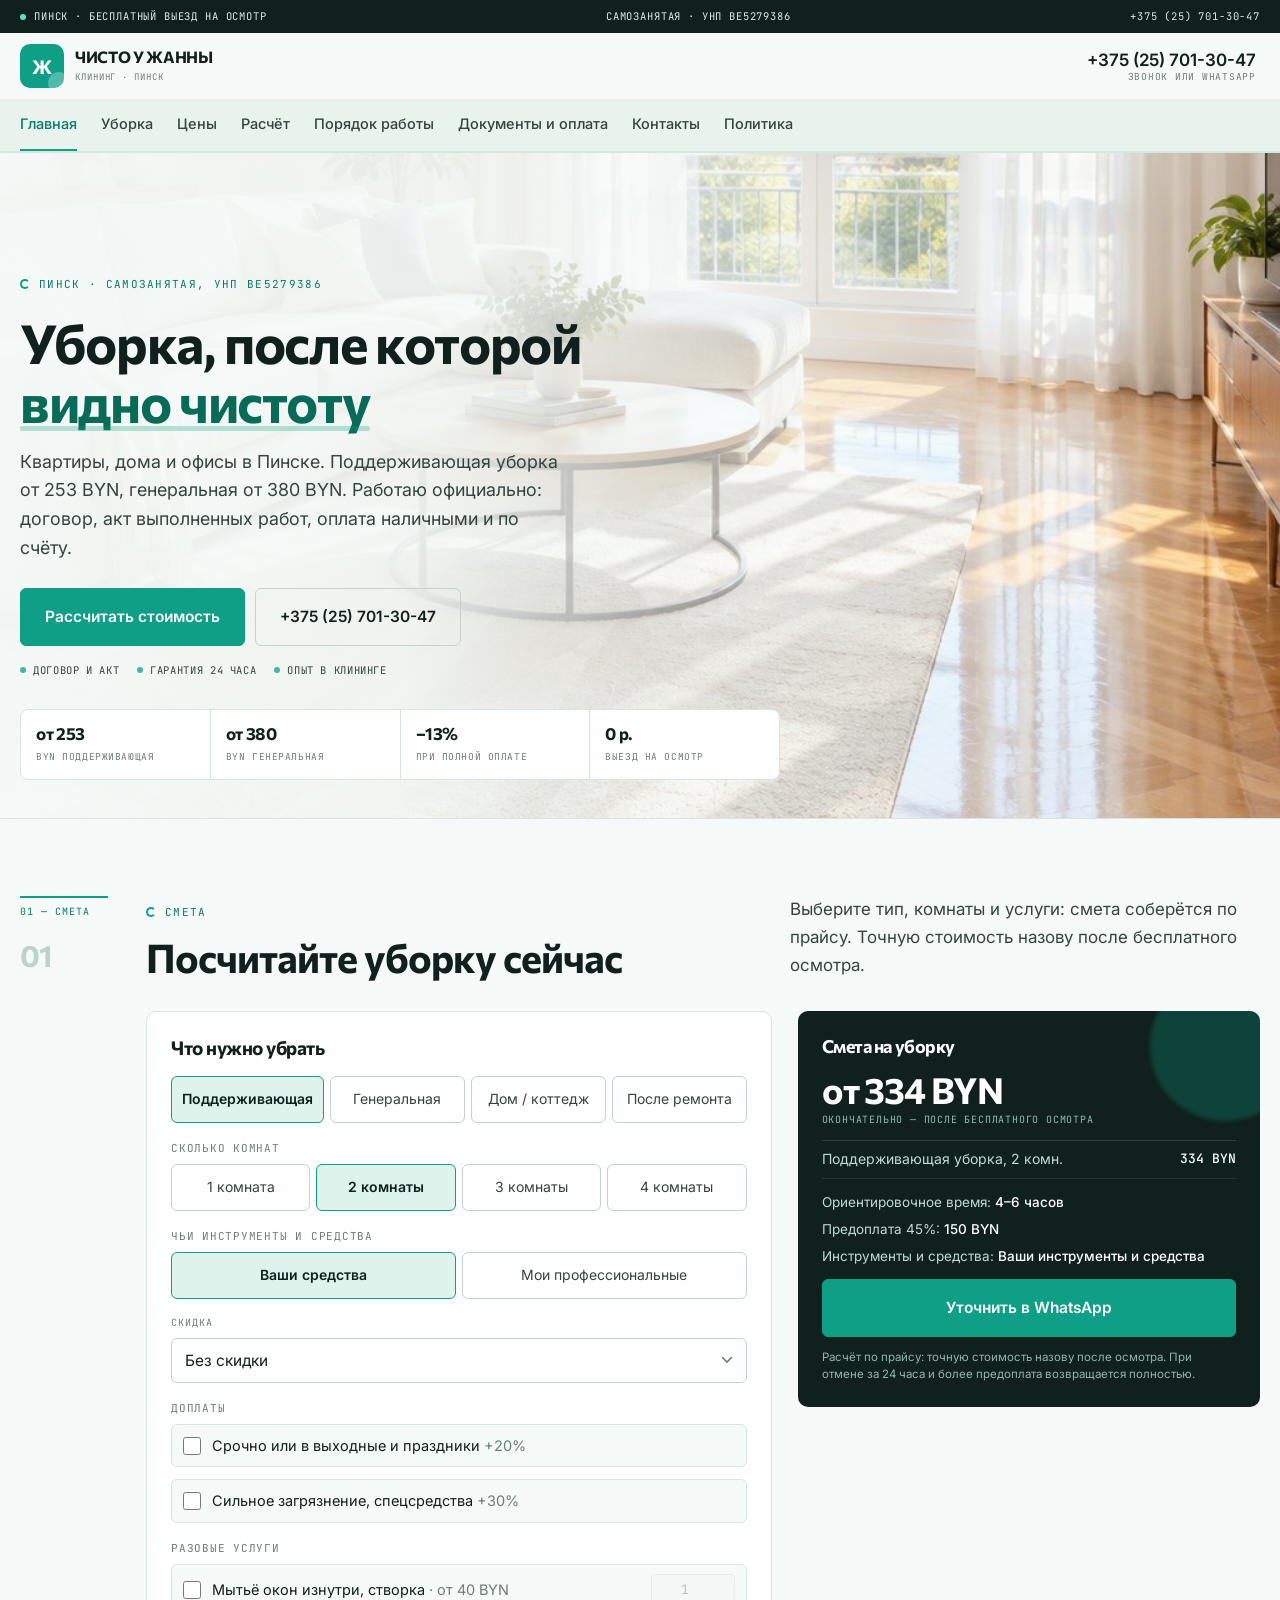
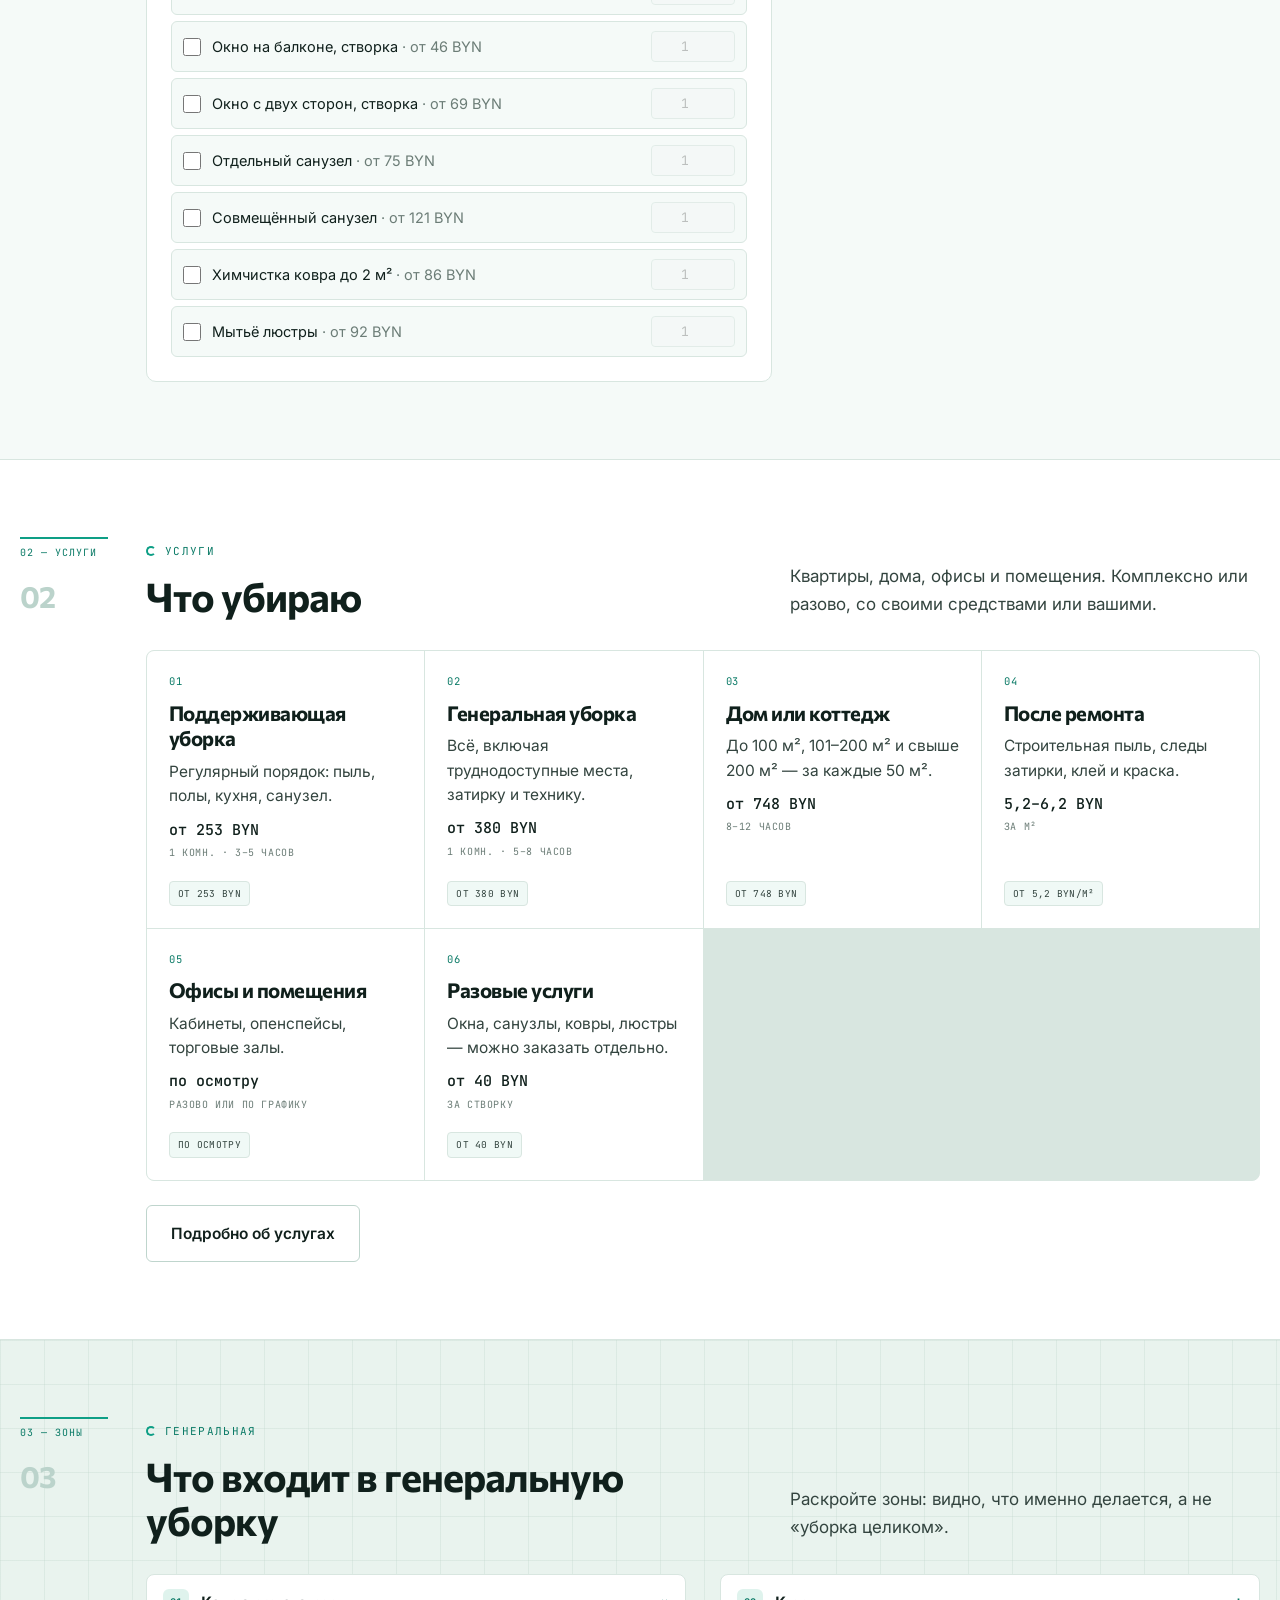
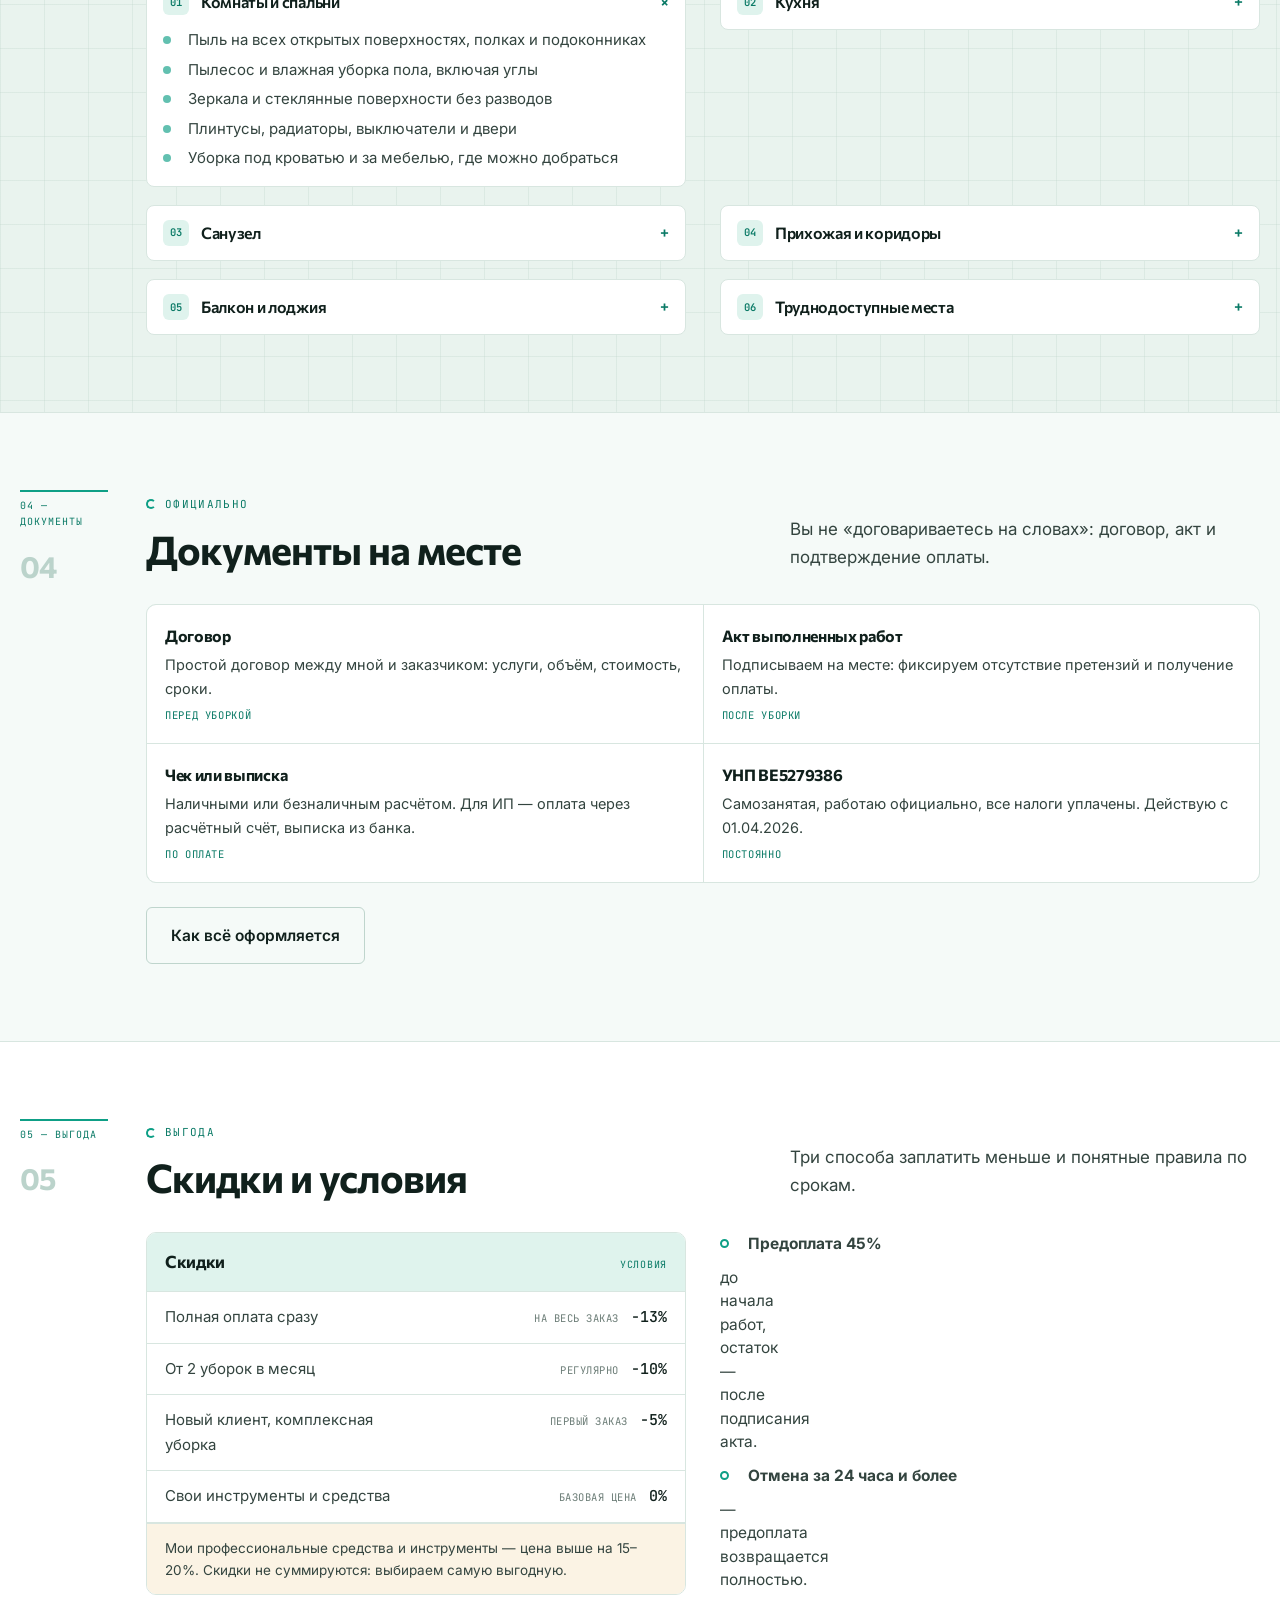
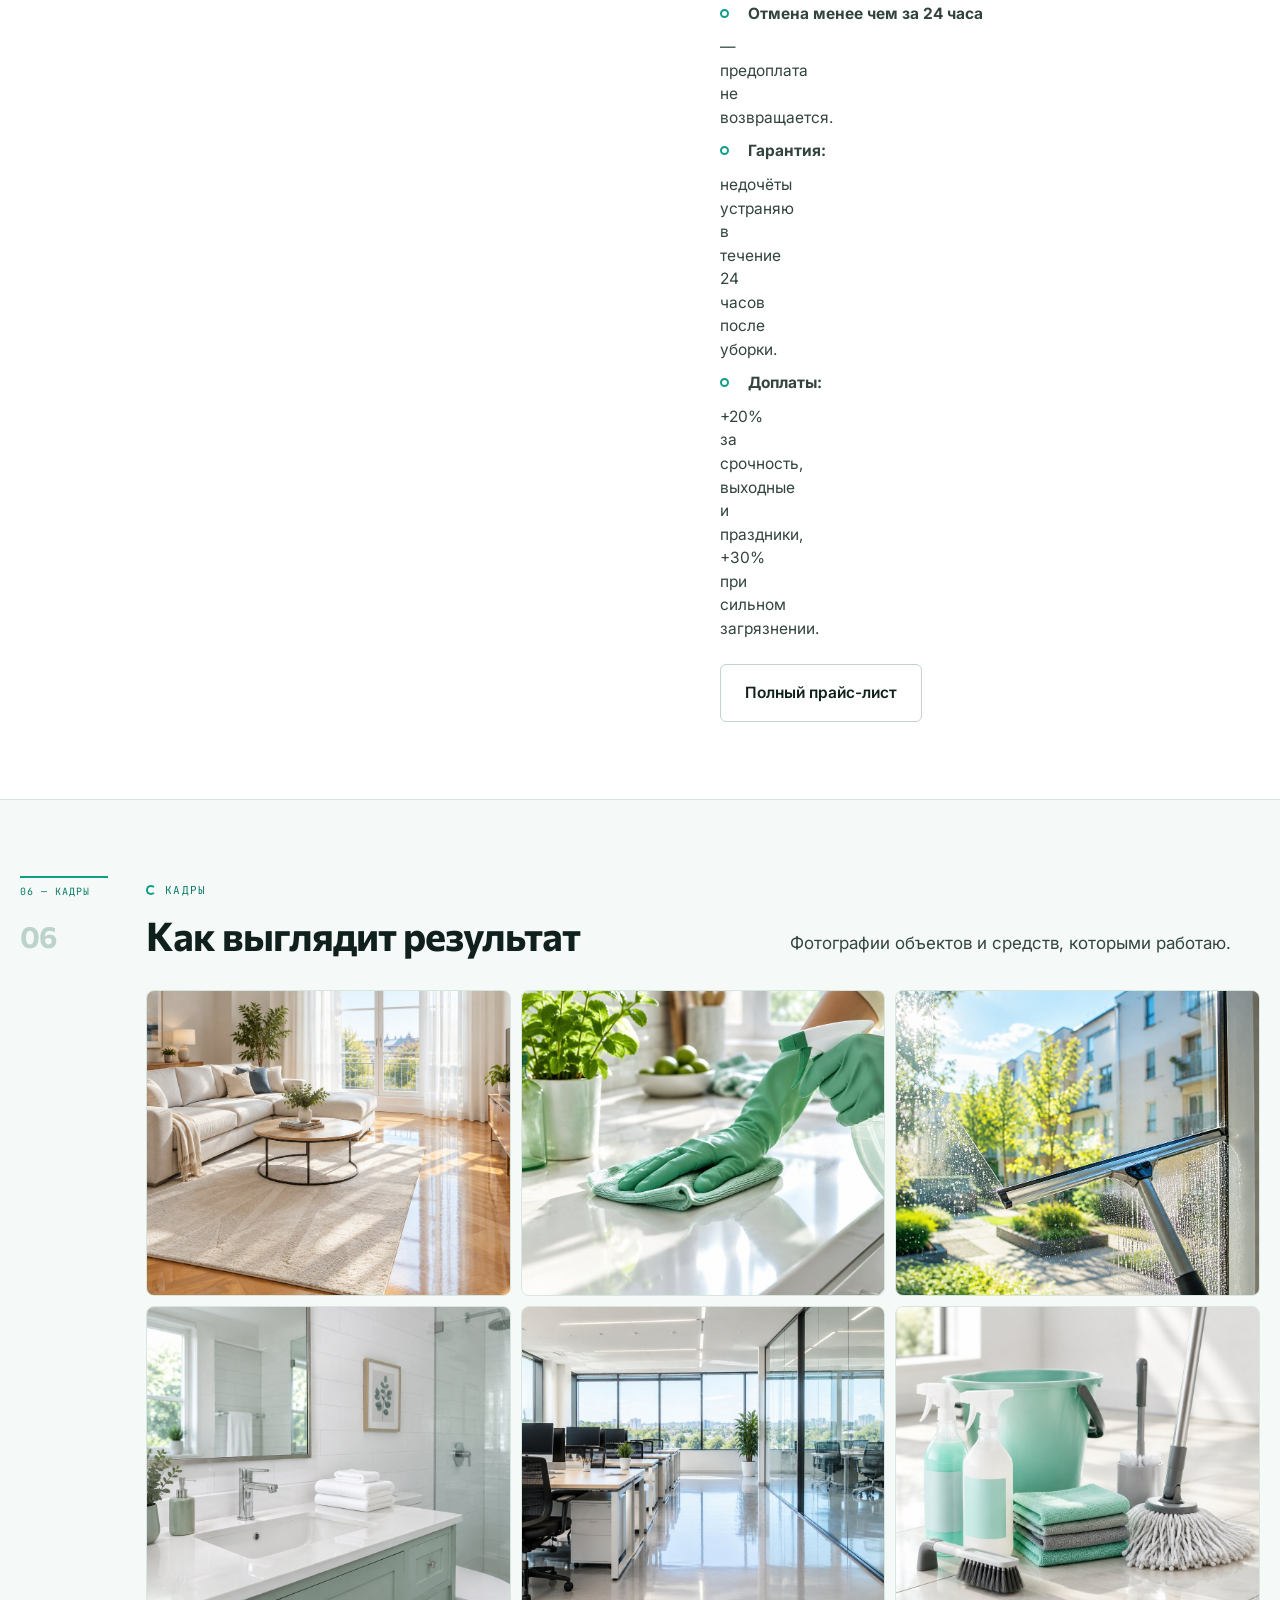
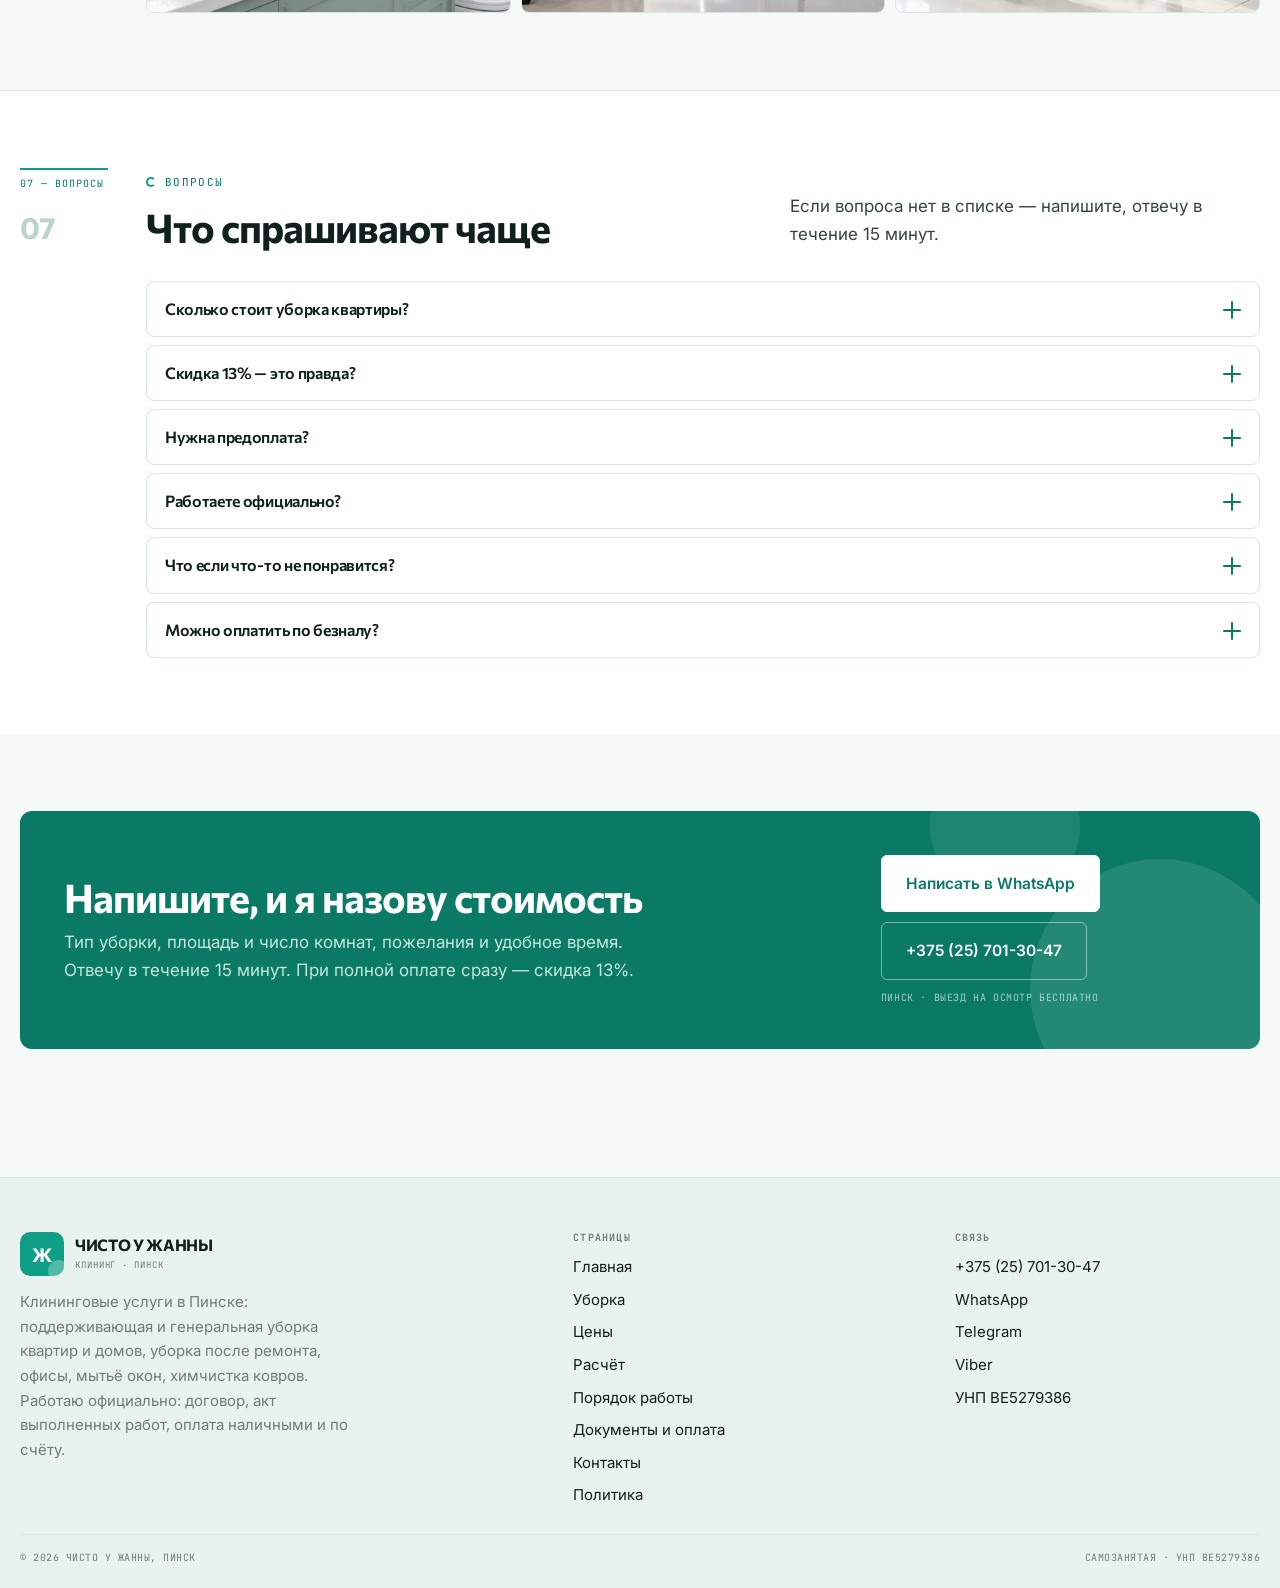
<file: index.html>
<!DOCTYPE html>
<html lang="ru">
<head>
<meta charset="utf-8">
<meta name="viewport" content="width=device-width,initial-scale=1">
<title>Уборка квартир, домов и офисов в Пинске — ЧИСТО У ЖАННЫ</title>
<meta name="description" content="Клининг в Пинске: поддерживающая и генеральная уборка квартир и домов от 253 BYN, уборка после ремонта, мойка окон, химчистка ковров. Официально, договор и акт. Скидка 13% при полной оплате.">
<link rel="icon" href="assets/img/favicon.svg" type="image/svg+xml">
<meta property="og:title" content="Уборка квартир, домов и офисов в Пинске — ЧИСТО У ЖАННЫ">
<meta property="og:description" content="Клининг в Пинске: поддерживающая и генеральная уборка квартир и домов от 253 BYN, уборка после ремонта, мойка окон, химчистка ковров. Официально, договор и акт. Скидка 13% при полной оплате.">
<meta property="og:type" content="website">
<style>
:root{--paper:#F5FAF8;--ink:#10201C;--mint:#0E9F86;--mint-d:#0A7A66;--line:#D8E6E0;--line2:#BFD5CD;--white:#FFFFFF;--wrap:1240px}
*,*::before,*::after{box-sizing:border-box}
body{margin:0;background:var(--paper);color:var(--ink);font-family:'Inter',system-ui,sans-serif;font-size:17px;line-height:1.64}
img{max-width:100%;height:auto;display:block}
h1,h2,h3{font-family:'Commissioner',system-ui,sans-serif;font-weight:700;margin:0;line-height:1.1;letter-spacing:-.025em}
a{color:inherit;text-decoration:none}
.wrap{width:min(var(--wrap),calc(100% - 40px));margin-inline:auto}
@media(max-width:600px){.wrap{width:calc(100% - 26px)}}
.topbar{background:var(--ink);color:#DCEBE6}
.topbar__in{display:flex;justify-content:space-between;gap:12px;flex-wrap:wrap;padding:8px 0}
.hdr{position:sticky;top:0;z-index:60;background:rgba(245,250,248,.96);border-bottom:1px solid var(--line)}
.hdr__in{display:flex;align-items:center;gap:12px;padding:11px 0}
.logo{display:flex;align-items:center;gap:11px;margin-right:auto}
.logo__mk{width:44px;height:44px;flex:none;border-radius:10px;background:var(--mint);display:grid;place-items:center}
.logo__mk span{font-family:'Commissioner',sans-serif;font-weight:700;font-size:19px;color:#fff;line-height:1}
.logo__t b{display:block;font-family:'Commissioner',sans-serif;font-weight:700;font-size:15px;line-height:1.2}
.logo__t span{display:block;font-size:9px;letter-spacing:.1em;text-transform:uppercase;color:#6C7D77}
.burger{display:none;width:46px;height:46px;align-items:center;justify-content:center;flex-direction:column;gap:5px;background:transparent;border:1px solid var(--line2);border-radius:6px}
.burger i{display:block;width:20px;height:1.8px;background:var(--ink)}
@media(max-width:1099px){.burger{display:flex}}
.strip{background:#E9F3EE;border-bottom:1px solid var(--line);display:none}
@media(min-width:1100px){.strip{display:block}}
.strip__in{display:flex;gap:22px;overflow-x:auto;padding:0}
.strip a{padding:13px 0;font-size:14.5px;border-bottom:2px solid transparent;white-space:nowrap}
.strip a[aria-current]{color:var(--mint-d);border-bottom-color:var(--mint)}
.hero{position:relative;min-height:clamp(500px,72vh,760px);display:flex;align-items:flex-end;overflow:hidden;border-bottom:1px solid var(--line)}
.hero__bg{position:absolute;inset:0;z-index:-2}
.hero__bg img{width:100%;height:100%;object-fit:cover}
.hero::before{content:"";position:absolute;inset:0;z-index:-1;background:linear-gradient(96deg,rgba(245,250,248,.98),rgba(245,250,248,.95) 38%,rgba(245,250,248,.46) 63%,rgba(245,250,248,.02) 94%)}
.hero__in{padding:clamp(26px,4vw,54px) 0 clamp(20px,3vw,34px);min-width:0}
.hero h1{font-size:clamp(30px,4.4vw,54px);max-width:20ch;margin-top:14px}
.btn{display:inline-flex;align-items:center;justify-content:center;gap:8px;padding:15px 23px;border-radius:6px;border:1px solid var(--mint);background:var(--mint);color:#fff;font-weight:600;font-size:15.5px}
.btn--ghost{background:transparent;color:var(--ink);border-color:var(--line2)}
.kick{display:inline-flex;align-items:center;gap:9px;font-size:11px;letter-spacing:.12em;text-transform:uppercase;color:var(--mint-d)}
.band{padding:clamp(38px,6vw,78px) 0;border-bottom:1px solid var(--line)}
.drawer{position:fixed;inset:0;z-index:120;background:rgba(16,32,28,.55);opacity:0;pointer-events:none;transition:opacity .2s}
.drawer[data-open="true"]{opacity:1;pointer-events:auto}
.drawer__inner{width:min(400px,100%);height:100%;margin-left:auto;background:#fff;padding:20px;overflow-y:auto;display:flex;flex-direction:column;gap:4px}
body.is-locked{overflow:hidden}
[hidden]{display:none !important}
.fbar{position:fixed;left:0;right:0;bottom:0;z-index:70;display:none;grid-template-columns:repeat(4,1fr);background:var(--ink)}
@media(max-width:1099px){.fbar{display:grid}body{padding-bottom:58px}}
.fbar a{display:flex;flex-direction:column;align-items:center;gap:3px;padding:9px 2px;color:#DCEBE6;font-size:9px;letter-spacing:.05em;text-transform:uppercase}
.fbar a:first-child{background:var(--mint);color:#fff}
</style>
<link rel="preconnect" href="https://fonts.googleapis.com">
<link rel="preconnect" href="https://fonts.gstatic.com" crossorigin>
<link rel="stylesheet" href="https://fonts.googleapis.com/css2?family=Commissioner:wght@500;600;700&family=Inter:wght@400;500;600&family=JetBrains+Mono:wght@400;500&display=swap">
<link rel="stylesheet" href="assets/css/site.v1.css">
</head>
<body>
<a class="skip" href="#main">К содержанию</a>
<div class="topbar"><div class="wrap topbar__in"><span><i class="dot"></i>Пинск · бесплатный выезд на осмотр</span><span>самозанятая · УНП BE5279386</span><a href="tel:+375257013047">+375 (25) 701-30-47</a></div></div><header class="hdr"><div class="wrap hdr__in"><a class="logo" href="index.html"><span class="logo__mk"><span>Ж</span></span><span class="logo__t"><b>ЧИСТО У ЖАННЫ</b><span>клининг · Пинск</span></span></a><div class="hdr__tel"><b><a href="tel:+375257013047">+375 (25) 701-30-47</a></b><span>звонок или WhatsApp</span></div><button class="burger" id="burger" aria-label="Меню" aria-expanded="false" aria-controls="drawer"><i></i><i></i></button></div><nav class="strip" aria-label="Страницы"><div class="wrap strip__in"><a href="index.html" aria-current="page">Главная</a><a href="uslugi.html">Уборка</a><a href="ceny.html">Цены</a><a href="raschet.html">Расчёт</a><a href="poryadok.html">Порядок работы</a><a href="dokumenty.html">Документы и оплата</a><a href="kontakty.html">Контакты</a><a href="politika.html">Политика</a></div></nav></header>
<main id="main">
<section class="hero"><div class="hero__bg"><img src="assets/img/hero.jpg" alt="Светлая гостиная после уборки" fetchpriority="high"></div><div class="wrap hero__in"><span class="kick">Пинск · самозанятая, УНП BE5279386</span><h1>Уборка, после которой <em>видно чистоту</em></h1><p class="lead">Квартиры, дома и офисы в Пинске. Поддерживающая уборка от 253 BYN, генеральная от 380 BYN. Работаю официально: договор, акт выполненных работ, оплата наличными и по счёту.</p><div class="hero__cta"><a class="btn" href="raschet.html">Рассчитать стоимость</a><a class="btn btn--ghost" href="tel:+375257013047">+375 (25) 701-30-47</a></div><div class="hero__note"><span>договор и акт</span><span>гарантия 24 часа</span><span>опыт в клининге</span></div><div class="figs"><div><b>от 253</b><span>BYN поддерживающая</span></div><div><b>от 380</b><span>BYN генеральная</span></div><div><b>−13%</b><span>при полной оплате</span></div><div><b>0 р.</b><span>выезд на осмотр</span></div></div></div></section><section class="band "><div class="wrap"><div class="sect sect--side"><div class="sect__side"><span>01 — смета</span><b>01</b></div><div class="sect__main"><div class="sect__head"><div><span class="kick">Смета</span><h2>Посчитайте уборку сейчас</h2></div><p>Выберите тип, комнаты и услуги: смета соберётся по прайсу. Точную стоимость назову после бесплатного осмотра.</p></div><div class="calc" data-calc="index"><div class="calc__form"><h3>Что нужно убрать</h3><div class="seg" data-group="type"><button type="button" data-type="pod" aria-pressed="true">Поддерживающая</button><button type="button" data-type="gen" aria-pressed="false">Генеральная</button><button type="button" data-type="dom" aria-pressed="false">Дом / коттедж</button><button type="button" data-type="rem" aria-pressed="false">После ремонта</button></div><div data-when="rooms"><span class="mono" style="display:block;margin-bottom:7px">Сколько комнат</span><div class="seg" data-group="rooms"><button type="button" data-rooms="1" aria-pressed="false">1 комната</button><button type="button" data-rooms="2" aria-pressed="true">2 комнаты</button><button type="button" data-rooms="3" aria-pressed="false">3 комнаты</button><button type="button" data-rooms="4" aria-pressed="false">4 комнаты</button></div></div><div class="field" data-when="area"><label for="indexArea">Площадь, м²</label><input id="indexArea" type="number" min="10" max="1000" step="5" value="140" data-area></div><div><span class="mono" style="display:block;margin-bottom:7px">Чьи инструменты и средства</span><div class="seg" data-group="tools"><button type="button" data-tools="own" aria-pressed="true">Ваши средства</button><button type="button" data-tools="my" aria-pressed="false">Мои профессиональные</button></div></div><div class="field"><label for="indexDisc">Скидка</label><select id="indexDisc" data-disc><option value="0">Без скидки</option><option value="5">5% — новый клиент, комплексная уборка</option><option value="10">10% — от 2 уборок в месяц</option><option value="13">13% — полная оплата сразу</option></select></div><div><span class="mono" style="display:block;margin-bottom:7px">Доплаты</span><label class="add" style="grid-template-columns:20px minmax(0,1fr)"><input type="checkbox" data-sur="urgent"><span>Срочно или в выходные и праздники <em style="font-style:normal;color:#6C7D77"> +20%</em></span></label><label class="add mt12" style="grid-template-columns:20px minmax(0,1fr)"><input type="checkbox" data-sur="dirty"><span>Сильное загрязнение, спецсредства <em style="font-style:normal;color:#6C7D77"> +30%</em></span></label></div><div><span class="mono" style="display:block;margin-bottom:7px">Разовые услуги</span><div class="adds"><label class="add"><input type="checkbox" data-add="win"><span>Мытьё окон изнутри, створка<em style="font-style:normal;color:#6C7D77"> · от 40 BYN</em></span><input class="add__num" type="number" min="1" max="30" value="1" data-qty="win" aria-label="Количество: Мытьё окон изнутри, створка" disabled></label><label class="add"><input type="checkbox" data-add="balc"><span>Окно на балконе, створка<em style="font-style:normal;color:#6C7D77"> · от 46 BYN</em></span><input class="add__num" type="number" min="1" max="30" value="1" data-qty="balc" aria-label="Количество: Окно на балконе, створка" disabled></label><label class="add"><input type="checkbox" data-add="both"><span>Окно с двух сторон, створка<em style="font-style:normal;color:#6C7D77"> · от 69 BYN</em></span><input class="add__num" type="number" min="1" max="30" value="1" data-qty="both" aria-label="Количество: Окно с двух сторон, створка" disabled></label><label class="add"><input type="checkbox" data-add="wc"><span>Отдельный санузел<em style="font-style:normal;color:#6C7D77"> · от 75 BYN</em></span><input class="add__num" type="number" min="1" max="30" value="1" data-qty="wc" aria-label="Количество: Отдельный санузел" disabled></label><label class="add"><input type="checkbox" data-add="wcc"><span>Совмещённый санузел<em style="font-style:normal;color:#6C7D77"> · от 121 BYN</em></span><input class="add__num" type="number" min="1" max="30" value="1" data-qty="wcc" aria-label="Количество: Совмещённый санузел" disabled></label><label class="add"><input type="checkbox" data-add="carpet"><span>Химчистка ковра до 2 м²<em style="font-style:normal;color:#6C7D77"> · от 86 BYN</em></span><input class="add__num" type="number" min="1" max="30" value="1" data-qty="carpet" aria-label="Количество: Химчистка ковра до 2 м²" disabled></label><label class="add"><input type="checkbox" data-add="lamp"><span>Мытьё люстры<em style="font-style:normal;color:#6C7D77"> · от 92 BYN</em></span><input class="add__num" type="number" min="1" max="30" value="1" data-qty="lamp" aria-label="Количество: Мытьё люстры" disabled></label></div></div></div><div class="calc__out" data-out><h3>Смета</h3></div></div></div></div></div></section><section class="band band--white"><div class="wrap"><div class="sect sect--side"><div class="sect__side"><span>02 — услуги</span><b>02</b></div><div class="sect__main"><div class="sect__head"><div><span class="kick">Услуги</span><h2>Что убираю</h2></div><p>Квартиры, дома, офисы и помещения. Комплексно или разово, со своими средствами или вашими.</p></div><div class="cards"><article class="card"><span class="card__n">01</span><h3>Поддерживающая уборка</h3><p>Регулярный порядок: пыль, полы, кухня, санузел.</p><div class="card__price">от 253 BYN<small>1 комн. · 3–5 часов</small></div><div class="card__tags"><span class="tag">от 253 BYN</span></div></article><article class="card"><span class="card__n">02</span><h3>Генеральная уборка</h3><p>Всё, включая труднодоступные места, затирку и технику.</p><div class="card__price">от 380 BYN<small>1 комн. · 5–8 часов</small></div><div class="card__tags"><span class="tag">от 380 BYN</span></div></article><article class="card"><span class="card__n">03</span><h3>Дом или коттедж</h3><p>До 100 м², 101–200 м² и свыше 200 м² — за каждые 50 м².</p><div class="card__price">от 748 BYN<small>8–12 часов</small></div><div class="card__tags"><span class="tag">от 748 BYN</span></div></article><article class="card"><span class="card__n">04</span><h3>После ремонта</h3><p>Строительная пыль, следы затирки, клей и краска.</p><div class="card__price">5,2–6,2 BYN<small>за м²</small></div><div class="card__tags"><span class="tag">от 5,2 BYN/м²</span></div></article><article class="card"><span class="card__n">05</span><h3>Офисы и помещения</h3><p>Кабинеты, опенспейсы, торговые залы.</p><div class="card__price">по осмотру<small>разово или по графику</small></div><div class="card__tags"><span class="tag">по осмотру</span></div></article><article class="card"><span class="card__n">06</span><h3>Разовые услуги</h3><p>Окна, санузлы, ковры, люстры — можно заказать отдельно.</p><div class="card__price">от 40 BYN<small>за створку</small></div><div class="card__tags"><span class="tag">от 40 BYN</span></div></article></div><div class="mt24"><a class="btn btn--ghost" href="uslugi.html">Подробно об услугах</a></div></div></div></div></section><section class="band band--tile"><div class="wrap"><div class="sect sect--side"><div class="sect__side"><span>03 — зоны</span><b>03</b></div><div class="sect__main"><div class="sect__head"><div><span class="kick">Генеральная</span><h2>Что входит в генеральную уборку</h2></div><p>Раскройте зоны: видно, что именно делается, а не «уборка целиком».</p></div><div class="zones"><div class="zone" data-open="true"><button class="zone__q" type="button"><i>01</i>Комнаты и спальни<u>+</u></button><div class="zone__a"><ul><li>Пыль на всех открытых поверхностях, полках и подоконниках</li><li>Пылесос и влажная уборка пола, включая углы</li><li>Зеркала и стеклянные поверхности без разводов</li><li>Плинтусы, радиаторы, выключатели и двери</li><li>Уборка под кроватью и за мебелью, где можно добраться</li></ul></div></div><div class="zone" data-open="false"><button class="zone__q" type="button"><i>02</i>Кухня<u>+</u></button><div class="zone__a"><ul><li>Обезжиривание фасадов и столешницы</li><li>Плита, духовка и вытяжка снаружи и внутри по договорённости</li><li>Мойка и смеситель без налёта</li><li>Холодильник снаружи, микроволновка внутри</li><li>Мытьё плитки и пола, включая стыки</li></ul></div></div><div class="zone" data-open="false"><button class="zone__q" type="button"><i>03</i>Санузел<u>+</u></button><div class="zone__a"><ul><li>Удаление налёта и ржавчины с плитки и затирки</li><li>Унитаз, ванна или душевая, раковина</li><li>Хром и стекло без капель</li><li>Зеркала и полки, вентиляционная решётка</li><li>Дезинфекция поверхностей</li></ul></div></div><div class="zone" data-open="false"><button class="zone__q" type="button"><i>04</i>Прихожая и коридоры<u>+</u></button><div class="zone__a"><ul><li>Пыль с обувных полок и вешалок</li><li>Зеркала, двери и ручки</li><li>Плинтусы и пол, включая пороги</li><li>Коврики: выбить и пропылесосить</li></ul></div></div><div class="zone" data-open="false"><button class="zone__q" type="button"><i>05</i>Балкон и лоджия<u>+</u></button><div class="zone__a"><ul><li>Подоконники и рамы</li><li>Пол и ограждение</li><li>Мытьё остекления — по отдельному прайсу</li><li>Уборка после ремонта балкона — по договорённости</li></ul></div></div><div class="zone" data-open="false"><button class="zone__q" type="button"><i>06</i>Труднодоступные места<u>+</u></button><div class="zone__a"><ul><li>Люстры и светильники — по прайсу разовых услуг</li><li>Верх шкафов и антресоли</li><li>Вентиляционные решётки</li><li>Пространство за техникой, если её можно сдвинуть</li></ul></div></div></div></div></div></div></section><section class="band "><div class="wrap"><div class="sect sect--side"><div class="sect__side"><span>04 — документы</span><b>04</b></div><div class="sect__main"><div class="sect__head"><div><span class="kick">Официально</span><h2>Документы на месте</h2></div><p>Вы не «договариваетесь на словах»: договор, акт и подтверждение оплаты.</p></div><div class="docs"><div><b>Договор</b><span>Простой договор между мной и заказчиком: услуги, объём, стоимость, сроки.</span><em>перед уборкой</em></div><div><b>Акт выполненных работ</b><span>Подписываем на месте: фиксируем отсутствие претензий и получение оплаты.</span><em>после уборки</em></div><div><b>Чек или выписка</b><span>Наличными или безналичным расчётом. Для ИП — оплата через расчётный счёт, выписка из банка.</span><em>по оплате</em></div><div><b>УНП BE5279386</b><span>Самозанятая, работаю официально, все налоги уплачены. Действую с 01.04.2026.</span><em>постоянно</em></div></div><div class="mt24"><a class="btn btn--ghost" href="dokumenty.html">Как всё оформляется</a></div></div></div></div></section><section class="band band--white"><div class="wrap"><div class="sect sect--side"><div class="sect__side"><span>05 — выгода</span><b>05</b></div><div class="sect__main"><div class="sect__head"><div><span class="kick">Выгода</span><h2>Скидки и условия</h2></div><p>Три способа заплатить меньше и понятные правила по срокам.</p></div><div class="split2"><div><div class="price"><div class="price__cap"><b>Скидки</b><span>условия</span></div><div class="price__row"><span>Полная оплата сразу</span><em>на весь заказ</em><b>−13%</b></div><div class="price__row"><span>От 2 уборок в месяц</span><em>регулярно</em><b>−10%</b></div><div class="price__row"><span>Новый клиент, комплексная уборка</span><em>первый заказ</em><b>−5%</b></div><div class="price__row"><span>Свои инструменты и средства</span><em>базовая цена</em><b>0%</b></div><div class="price__note">Мои профессиональные средства и инструменты — цена выше на 15–20%. Скидки не суммируются: выбираем самую выгодную.</div></div></div><div><ul class="list"><li><b>Предоплата 45%</b> до начала работ, остаток — после подписания акта.</li><li><b>Отмена за 24 часа и более</b> — предоплата возвращается полностью.</li><li><b>Отмена менее чем за 24 часа</b> — предоплата не возвращается.</li><li><b>Гарантия:</b> недочёты устраняю в течение 24 часов после уборки.</li><li><b>Доплаты:</b> +20% за срочность, выходные и праздники, +30% при сильном загрязнении.</li></ul><div class="mt24"><a class="btn btn--ghost" href="ceny.html">Полный прайс-лист</a></div></div></div></div></div></div></section><section class="band "><div class="wrap"><div class="sect sect--side"><div class="sect__side"><span>06 — кадры</span><b>06</b></div><div class="sect__main"><div class="sect__head"><div><span class="kick">Кадры</span><h2>Как выглядит результат</h2></div><p>Фотографии объектов и средств, которыми работаю.</p></div><div class="gal"><figure><img src="assets/img/hero.jpg" alt="Гостиная после уборки" loading="lazy"><figcaption>Гостиная после уборки</figcaption></figure><figure><img src="assets/img/counter.jpg" alt="Кухня после уборки" loading="lazy"><figcaption>Кухня после уборки</figcaption></figure><figure><img src="assets/img/window.jpg" alt="Мытьё окон" loading="lazy"><figcaption>Мытьё окон</figcaption></figure><figure><img src="assets/img/bath.jpg" alt="Санузел" loading="lazy"><figcaption>Санузел</figcaption></figure><figure><img src="assets/img/office.jpg" alt="Офис" loading="lazy"><figcaption>Офис</figcaption></figure><figure><img src="assets/img/supplies.jpg" alt="Средства и инструменты" loading="lazy"><figcaption>Средства и инструменты</figcaption></figure></div></div></div></div></section><section class="band band--white"><div class="wrap"><div class="sect sect--side"><div class="sect__side"><span>07 — вопросы</span><b>07</b></div><div class="sect__main"><div class="sect__head"><div><span class="kick">Вопросы</span><h2>Что спрашивают чаще</h2></div><p>Если вопроса нет в списке — напишите, отвечу в течение 15 минут.</p></div><div class="faq"><div class="faq__i" data-open="false"><button class="faq__q" type="button">Сколько стоит уборка квартиры?<i></i></button><div class="faq__a"><p>Поддерживающая — от 253 BYN за однокомнатную, генеральная — от 380 BYN. Точная стоимость зависит от площади, загрязнения и того, чьи инструменты используются: называют после бесплатного осмотра.</p></div></div><div class="faq__i" data-open="false"><button class="faq__q" type="button">Скидка 13% — это правда?<i></i></button><div class="faq__a"><p>Да, при полной оплате сразу. Скидки не суммируются между собой: 13% — самая большая.</p></div></div><div class="faq__i" data-open="false"><button class="faq__q" type="button">Нужна предоплата?<i></i></button><div class="faq__a"><p>45% до начала работ, остаток — после подписания акта. При отмене за 24 часа и более предоплата возвращается полностью.</p></div></div><div class="faq__i" data-open="false"><button class="faq__q" type="button">Работаете официально?<i></i></button><div class="faq__a"><p>Да: самозанятая, УНП BE5279386, действую с 01.04.2026. Оформляю договор и акт выполненных работ, все налоги уплачены.</p></div></div><div class="faq__i" data-open="false"><button class="faq__q" type="button">Что если что-то не понравится?<i></i></button><div class="faq__a"><p>Недочёты устраняю в течение 24 часов после уборки, бесплатно.</p></div></div><div class="faq__i" data-open="false"><button class="faq__q" type="button">Можно оплатить по безналу?<i></i></button><div class="faq__a"><p>Да, наличными или безналичным расчётом. Для ИП доступна оплата через расчётный счёт, предоставляю выписку из банка.</p></div></div></div></div></div></div></section></main>
<section class="band" style="border-bottom:0"><div class="wrap"><div class="cta"><div><h2>Напишите, и я назову стоимость</h2><p>Тип уборки, площадь и число комнат, пожелания и удобное время. Отвечу в течение 15 минут. При полной оплате сразу — скидка 13%.</p></div><div class="cta__act"><a class="btn" href="https://wa.me/375257013047" target="_blank" rel="noopener">Написать в WhatsApp</a><a class="btn btn--ghost" href="tel:+375257013047">+375 (25) 701-30-47</a><small>Пинск · выезд на осмотр бесплатно</small></div></div></div></section>
<footer class="foot"><div class="wrap"><div class="foot__grid"><div><a class="logo" href="index.html"><span class="logo__mk"><span>Ж</span></span><span class="logo__t"><b>ЧИСТО У ЖАННЫ</b><span>клининг · Пинск</span></span></a><p style="margin-top:14px;color:#6C7D77;font-size:15px;max-width:38ch">Клининговые услуги в Пинске: поддерживающая и генеральная уборка квартир и домов, уборка после ремонта, офисы, мытьё окон, химчистка ковров. Работаю официально: договор, акт выполненных работ, оплата наличными и по счёту.</p></div><div><h4>Страницы</h4><ul><li><a href="index.html">Главная</a></li><li><a href="uslugi.html">Уборка</a></li><li><a href="ceny.html">Цены</a></li><li><a href="raschet.html">Расчёт</a></li><li><a href="poryadok.html">Порядок работы</a></li><li><a href="dokumenty.html">Документы и оплата</a></li><li><a href="kontakty.html">Контакты</a></li><li><a href="politika.html">Политика</a></li></ul></div><div><h4>Связь</h4><ul><li><a href="tel:+375257013047">+375 (25) 701-30-47</a></li><li><a href="https://wa.me/375257013047" target="_blank" rel="noopener">WhatsApp</a></li><li><a href="https://t.me/+375257013047" target="_blank" rel="noopener">Telegram</a></li><li><a href="viber://chat?number=%2B375257013047">Viber</a></li><li>УНП BE5279386</li></ul></div></div><div class="foot__bottom"><span>© 2026 ЧИСТО У ЖАННЫ, Пинск</span><span>самозанятая · УНП BE5279386</span></div></div></footer>
<div class="fbar" aria-label="Быстрая связь"><a href="tel:+375257013047"><svg viewBox="0 0 24 24"><path d="M6.6 3.5l3 3-2 2.4a12 12 0 005.5 5.5l2.4-2 3 3-2 2.6c-1.2 1.4-3 1.7-4.6 1A16.5 16.5 0 013.4 8.1c-.7-1.6-.4-3.4 1-4.6z"/></svg>Позвонить</a><a href="https://wa.me/375257013047" target="_blank" rel="noopener"><svg viewBox="0 0 24 24"><path d="M3 21l1.7-5A8.6 8.6 0 013.4 11a8.6 8.6 0 118.6 8.6 8.9 8.9 0 01-4.4-1.2z"/><path d="M8.6 8.2c.3-.6.5-.6.9-.6h.7c.2 0 .5 0 .7.5l.8 1.9c.1.3 0 .5-.1.7l-.5.6c-.2.2-.2.4-.1.6a6 6 0 002.8 2.4c.3.1.5.1.7-.1l.7-.8c.2-.2.4-.2.6-.1l1.8.9c.3.1.4.3.4.5v.6c0 .7-.5 1.4-1.2 1.6-.6.2-1.4.3-2.3 0a10 10 0 01-3.6-2.2 9.4 9.4 0 01-1.9-3c-.2-.8-.1-1.6.1-2.1z"/></svg>WhatsApp</a><a href="https://t.me/+375257013047" target="_blank" rel="noopener"><svg viewBox="0 0 24 24"><path d="M21 4L3 11l5 1.8L10 19l3-3.4 4.6 3z"/><path d="M8 12.8L18 6l-7 8.6"/></svg>Telegram</a><a href="viber://chat?number=%2B375257013047"><svg viewBox="0 0 24 24"><path d="M12 3c5 0 8 3.2 8 7.6 0 4.5-3.2 7.4-8 7.4-.7 0-1.4 0-2-.2L6 21l.8-3.4A7.3 7.3 0 014 10.6C4 6.2 7 3 12 3z"/><path d="M9 8.5c1.2 3 2.4 4.2 5 5"/></svg>Viber</a></div>
<div class="drawer" id="drawer" data-open="false" role="dialog" aria-modal="true" aria-label="Меню"><div class="drawer__inner"><div class="drawer__top"><span class="mono">Меню</span><button class="drawer__x" id="drawerClose" aria-label="Закрыть меню">×</button></div><a class="dl" href="index.html">Главная<span>01</span></a><a class="dl" href="uslugi.html">Уборка<span>02</span></a><a class="dl" href="ceny.html">Цены<span>03</span></a><a class="dl" href="raschet.html">Расчёт<span>04</span></a><a class="dl" href="poryadok.html">Порядок работы<span>05</span></a><a class="dl" href="dokumenty.html">Документы и оплата<span>06</span></a><a class="dl" href="kontakty.html">Контакты<span>07</span></a><a class="dl" href="politika.html">Политика<span>08</span></a><div class="drawer__foot"><a class="btn" href="https://wa.me/375257013047" target="_blank" rel="noopener">WhatsApp</a><a class="btn btn--ghost" href="tel:+375257013047">+375 (25) 701-30-47</a></div></div></div>
<script src="assets/js/main.v1.js" defer></script>
</body>
</html>
</file>
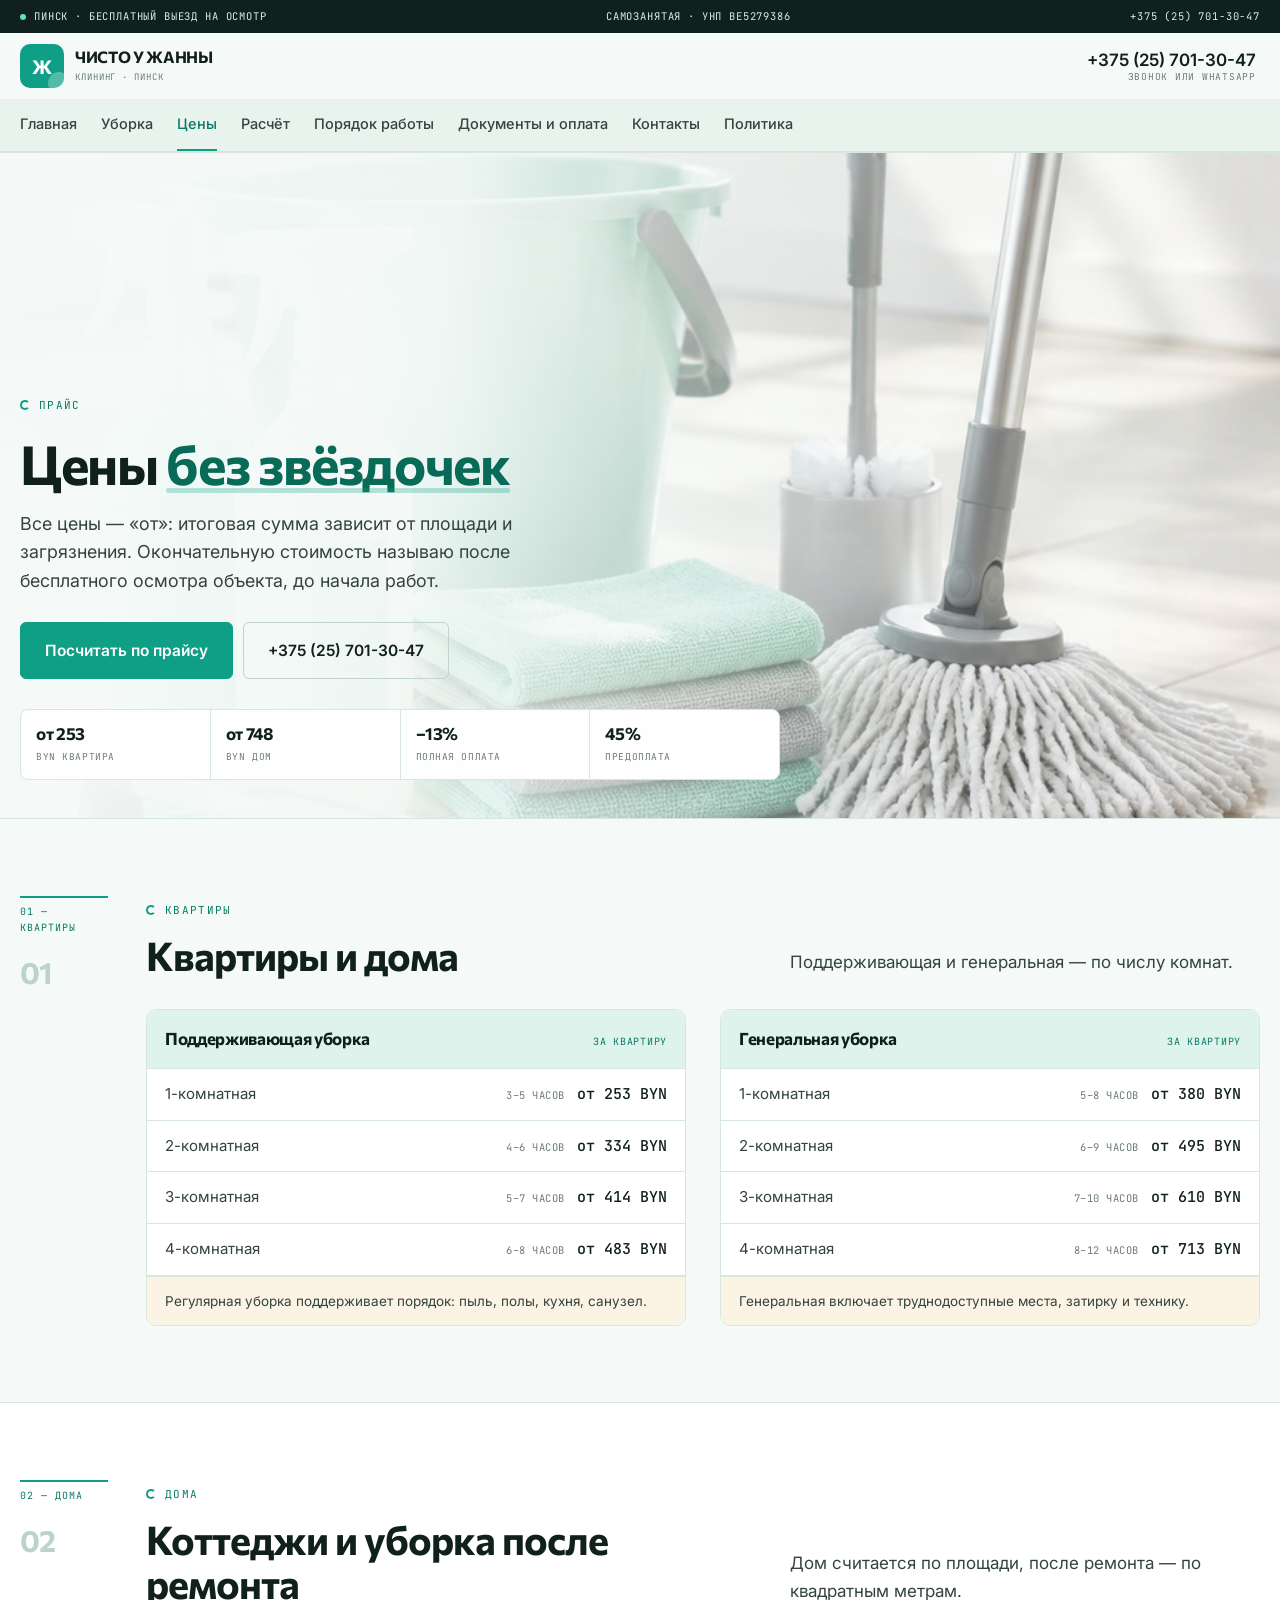
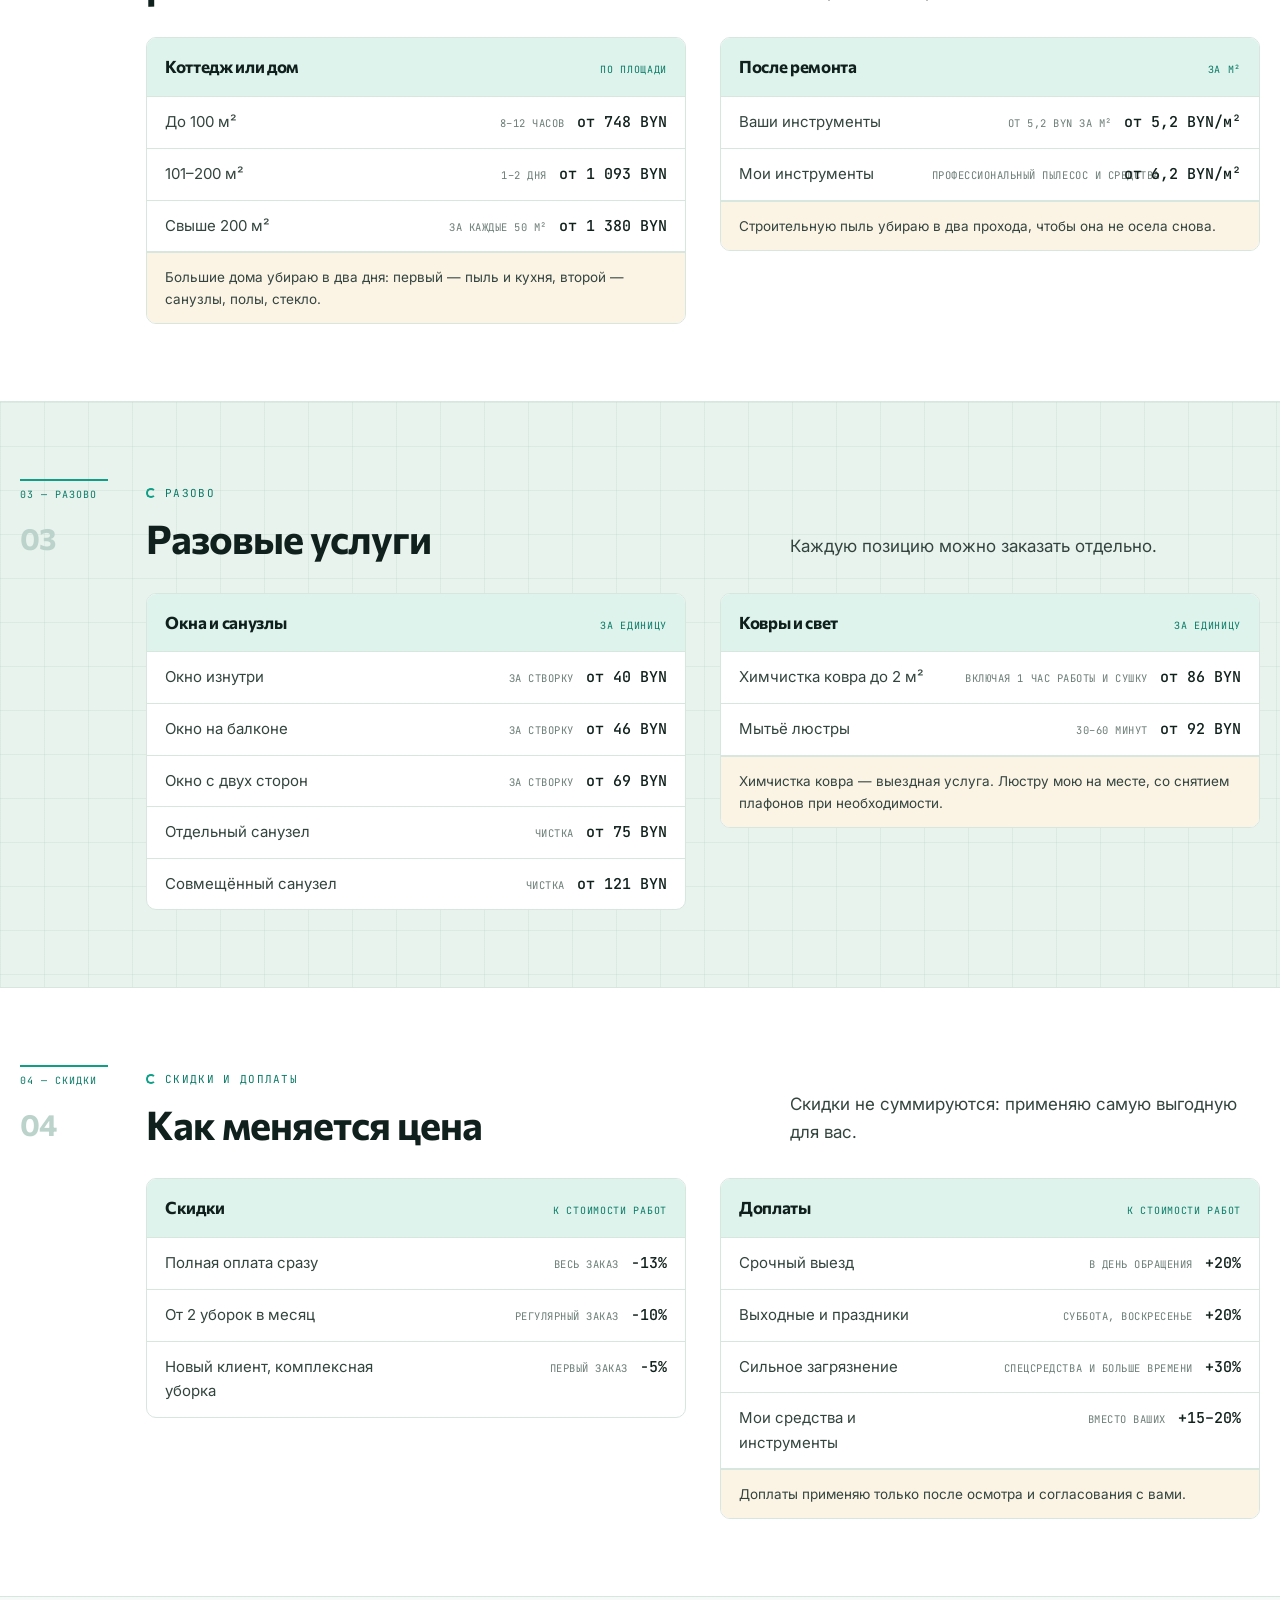
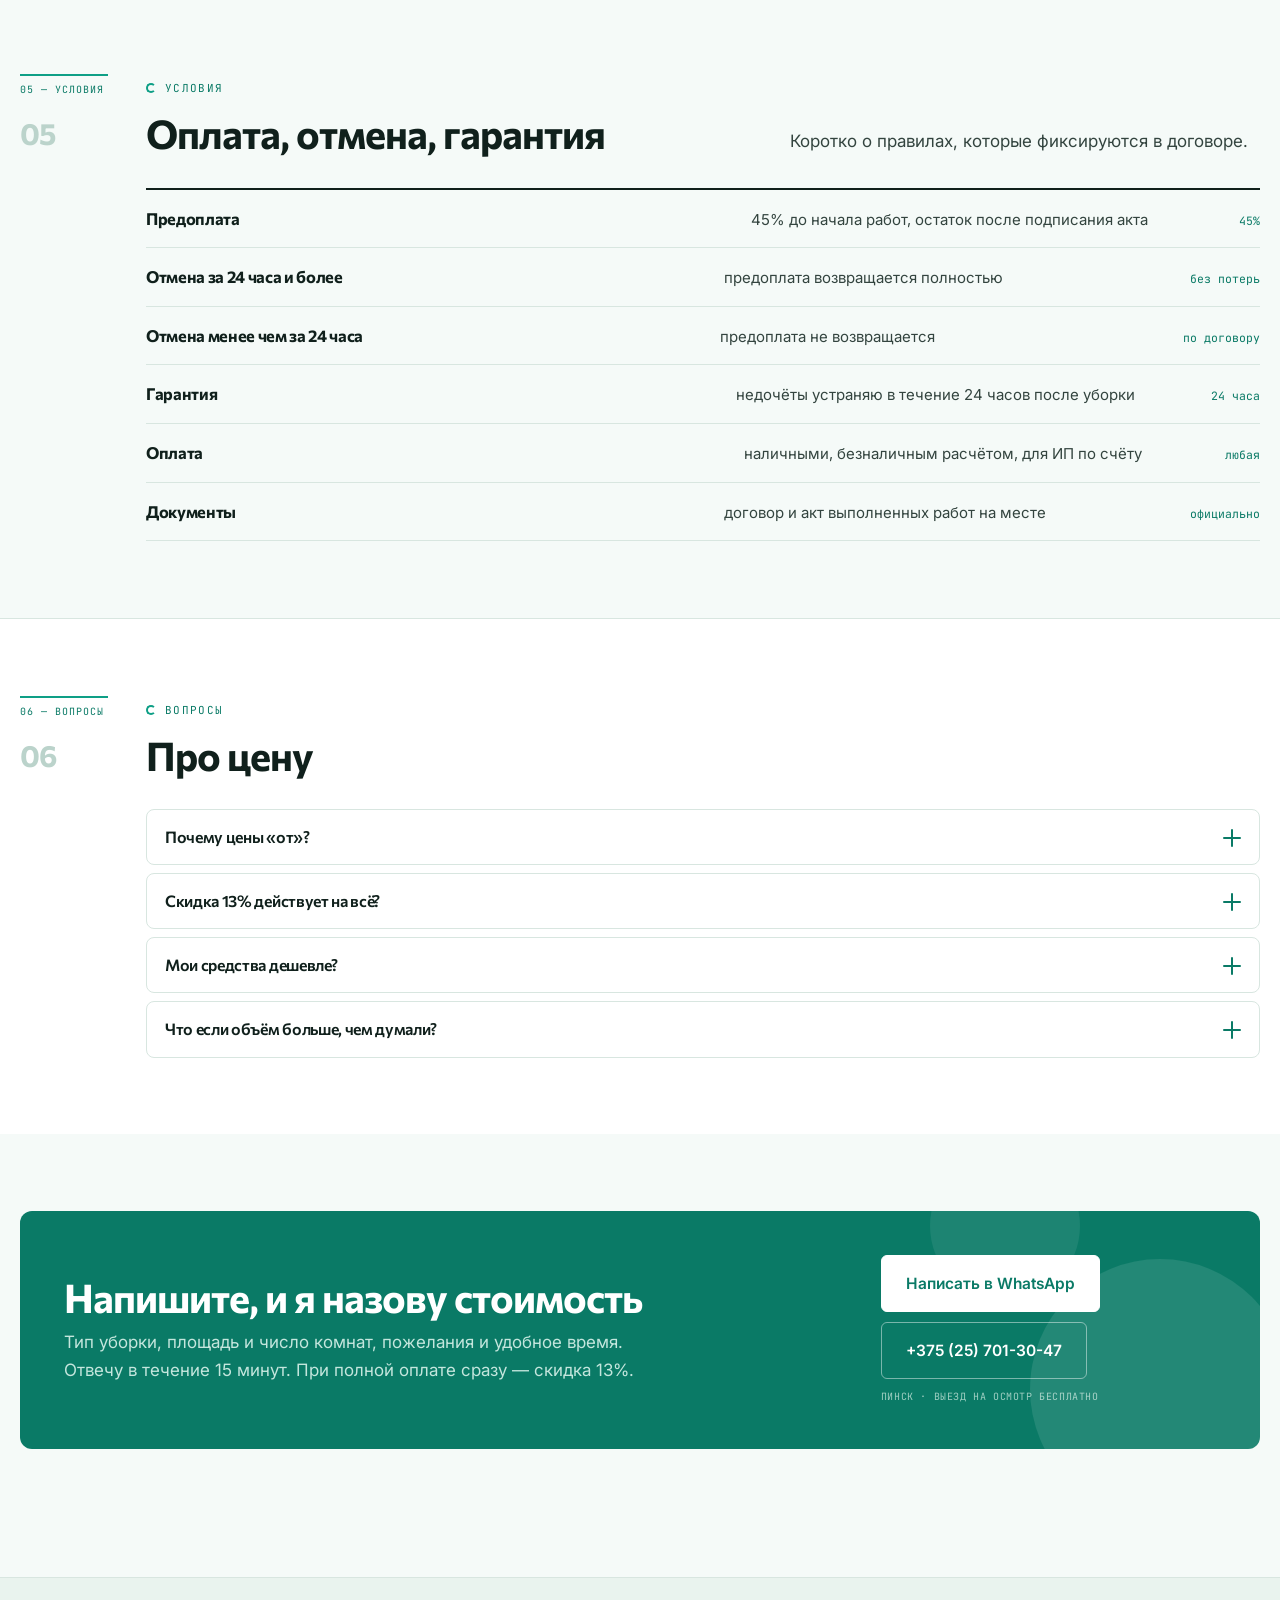
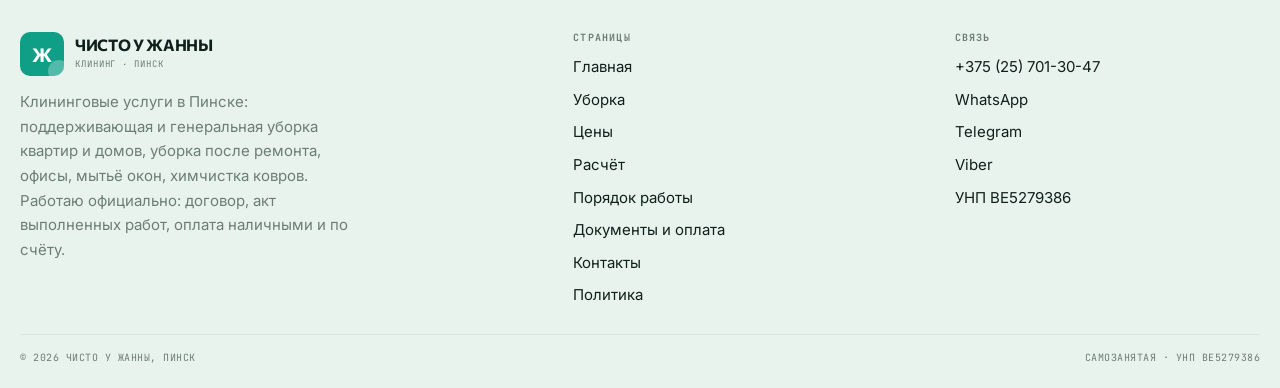
<file: ceny.html>
<!DOCTYPE html>
<html lang="ru">
<head>
<meta charset="utf-8">
<meta name="viewport" content="width=device-width,initial-scale=1">
<title>Прайс-лист на уборку в Пинске 2026 — ЧИСТО У ЖАННЫ</title>
<meta name="description" content="Цены на уборку в Пинске: поддерживающая от 253 BYN, генеральная от 380 BYN, дома от 748 BYN, после ремонта от 5,2 BYN/м². Скидки до 13%, доплаты за срочность.">
<link rel="icon" href="assets/img/favicon.svg" type="image/svg+xml">
<meta property="og:title" content="Прайс-лист на уборку в Пинске 2026 — ЧИСТО У ЖАННЫ">
<meta property="og:description" content="Цены на уборку в Пинске: поддерживающая от 253 BYN, генеральная от 380 BYN, дома от 748 BYN, после ремонта от 5,2 BYN/м². Скидки до 13%, доплаты за срочность.">
<meta property="og:type" content="website">
<style>
:root{--paper:#F5FAF8;--ink:#10201C;--mint:#0E9F86;--mint-d:#0A7A66;--line:#D8E6E0;--line2:#BFD5CD;--white:#FFFFFF;--wrap:1240px}
*,*::before,*::after{box-sizing:border-box}
body{margin:0;background:var(--paper);color:var(--ink);font-family:'Inter',system-ui,sans-serif;font-size:17px;line-height:1.64}
img{max-width:100%;height:auto;display:block}
h1,h2,h3{font-family:'Commissioner',system-ui,sans-serif;font-weight:700;margin:0;line-height:1.1;letter-spacing:-.025em}
a{color:inherit;text-decoration:none}
.wrap{width:min(var(--wrap),calc(100% - 40px));margin-inline:auto}
@media(max-width:600px){.wrap{width:calc(100% - 26px)}}
.topbar{background:var(--ink);color:#DCEBE6}
.topbar__in{display:flex;justify-content:space-between;gap:12px;flex-wrap:wrap;padding:8px 0}
.hdr{position:sticky;top:0;z-index:60;background:rgba(245,250,248,.96);border-bottom:1px solid var(--line)}
.hdr__in{display:flex;align-items:center;gap:12px;padding:11px 0}
.logo{display:flex;align-items:center;gap:11px;margin-right:auto}
.logo__mk{width:44px;height:44px;flex:none;border-radius:10px;background:var(--mint);display:grid;place-items:center}
.logo__mk span{font-family:'Commissioner',sans-serif;font-weight:700;font-size:19px;color:#fff;line-height:1}
.logo__t b{display:block;font-family:'Commissioner',sans-serif;font-weight:700;font-size:15px;line-height:1.2}
.logo__t span{display:block;font-size:9px;letter-spacing:.1em;text-transform:uppercase;color:#6C7D77}
.burger{display:none;width:46px;height:46px;align-items:center;justify-content:center;flex-direction:column;gap:5px;background:transparent;border:1px solid var(--line2);border-radius:6px}
.burger i{display:block;width:20px;height:1.8px;background:var(--ink)}
@media(max-width:1099px){.burger{display:flex}}
.strip{background:#E9F3EE;border-bottom:1px solid var(--line);display:none}
@media(min-width:1100px){.strip{display:block}}
.strip__in{display:flex;gap:22px;overflow-x:auto;padding:0}
.strip a{padding:13px 0;font-size:14.5px;border-bottom:2px solid transparent;white-space:nowrap}
.strip a[aria-current]{color:var(--mint-d);border-bottom-color:var(--mint)}
.hero{position:relative;min-height:clamp(500px,72vh,760px);display:flex;align-items:flex-end;overflow:hidden;border-bottom:1px solid var(--line)}
.hero__bg{position:absolute;inset:0;z-index:-2}
.hero__bg img{width:100%;height:100%;object-fit:cover}
.hero::before{content:"";position:absolute;inset:0;z-index:-1;background:linear-gradient(96deg,rgba(245,250,248,.98),rgba(245,250,248,.95) 38%,rgba(245,250,248,.46) 63%,rgba(245,250,248,.02) 94%)}
.hero__in{padding:clamp(26px,4vw,54px) 0 clamp(20px,3vw,34px);min-width:0}
.hero h1{font-size:clamp(30px,4.4vw,54px);max-width:20ch;margin-top:14px}
.btn{display:inline-flex;align-items:center;justify-content:center;gap:8px;padding:15px 23px;border-radius:6px;border:1px solid var(--mint);background:var(--mint);color:#fff;font-weight:600;font-size:15.5px}
.btn--ghost{background:transparent;color:var(--ink);border-color:var(--line2)}
.kick{display:inline-flex;align-items:center;gap:9px;font-size:11px;letter-spacing:.12em;text-transform:uppercase;color:var(--mint-d)}
.band{padding:clamp(38px,6vw,78px) 0;border-bottom:1px solid var(--line)}
.drawer{position:fixed;inset:0;z-index:120;background:rgba(16,32,28,.55);opacity:0;pointer-events:none;transition:opacity .2s}
.drawer[data-open="true"]{opacity:1;pointer-events:auto}
.drawer__inner{width:min(400px,100%);height:100%;margin-left:auto;background:#fff;padding:20px;overflow-y:auto;display:flex;flex-direction:column;gap:4px}
body.is-locked{overflow:hidden}
[hidden]{display:none !important}
.fbar{position:fixed;left:0;right:0;bottom:0;z-index:70;display:none;grid-template-columns:repeat(4,1fr);background:var(--ink)}
@media(max-width:1099px){.fbar{display:grid}body{padding-bottom:58px}}
.fbar a{display:flex;flex-direction:column;align-items:center;gap:3px;padding:9px 2px;color:#DCEBE6;font-size:9px;letter-spacing:.05em;text-transform:uppercase}
.fbar a:first-child{background:var(--mint);color:#fff}
</style>
<link rel="preconnect" href="https://fonts.googleapis.com">
<link rel="preconnect" href="https://fonts.gstatic.com" crossorigin>
<link rel="stylesheet" href="https://fonts.googleapis.com/css2?family=Commissioner:wght@500;600;700&family=Inter:wght@400;500;600&family=JetBrains+Mono:wght@400;500&display=swap">
<link rel="stylesheet" href="assets/css/site.v1.css">
</head>
<body>
<a class="skip" href="#main">К содержанию</a>
<div class="topbar"><div class="wrap topbar__in"><span><i class="dot"></i>Пинск · бесплатный выезд на осмотр</span><span>самозанятая · УНП BE5279386</span><a href="tel:+375257013047">+375 (25) 701-30-47</a></div></div><header class="hdr"><div class="wrap hdr__in"><a class="logo" href="index.html"><span class="logo__mk"><span>Ж</span></span><span class="logo__t"><b>ЧИСТО У ЖАННЫ</b><span>клининг · Пинск</span></span></a><div class="hdr__tel"><b><a href="tel:+375257013047">+375 (25) 701-30-47</a></b><span>звонок или WhatsApp</span></div><button class="burger" id="burger" aria-label="Меню" aria-expanded="false" aria-controls="drawer"><i></i><i></i></button></div><nav class="strip" aria-label="Страницы"><div class="wrap strip__in"><a href="index.html">Главная</a><a href="uslugi.html">Уборка</a><a href="ceny.html" aria-current="page">Цены</a><a href="raschet.html">Расчёт</a><a href="poryadok.html">Порядок работы</a><a href="dokumenty.html">Документы и оплата</a><a href="kontakty.html">Контакты</a><a href="politika.html">Политика</a></div></nav></header>
<main id="main">
<section class="hero"><div class="hero__bg"><img src="assets/img/supplies.jpg" alt="Профессиональные средства и инструменты для уборки" fetchpriority="high"></div><div class="wrap hero__in"><span class="kick">Прайс</span><h1>Цены <em>без звёздочек</em></h1><p class="lead">Все цены — «от»: итоговая сумма зависит от площади и загрязнения. Окончательную стоимость называю после бесплатного осмотра объекта, до начала работ.</p><div class="hero__cta"><a class="btn" href="raschet.html">Посчитать по прайсу</a><a class="btn btn--ghost" href="tel:+375257013047">+375 (25) 701-30-47</a></div><div class="figs"><div><b>от 253</b><span>BYN квартира</span></div><div><b>от 748</b><span>BYN дом</span></div><div><b>−13%</b><span>полная оплата</span></div><div><b>45%</b><span>предоплата</span></div></div></div></section><section class="band "><div class="wrap"><div class="sect sect--side"><div class="sect__side"><span>01 — квартиры</span><b>01</b></div><div class="sect__main"><div class="sect__head"><div><span class="kick">Квартиры</span><h2>Квартиры и дома</h2></div><p>Поддерживающая и генеральная — по числу комнат.</p></div><div class="split2"><div class="price"><div class="price__cap"><b>Поддерживающая уборка</b><span>за квартиру</span></div><div class="price__row"><span>1-комнатная</span><em>3–5 часов</em><b>от 253 BYN</b></div><div class="price__row"><span>2-комнатная</span><em>4–6 часов</em><b>от 334 BYN</b></div><div class="price__row"><span>3-комнатная</span><em>5–7 часов</em><b>от 414 BYN</b></div><div class="price__row"><span>4-комнатная</span><em>6–8 часов</em><b>от 483 BYN</b></div><div class="price__note">Регулярная уборка поддерживает порядок: пыль, полы, кухня, санузел.</div></div><div class="price"><div class="price__cap"><b>Генеральная уборка</b><span>за квартиру</span></div><div class="price__row"><span>1-комнатная</span><em>5–8 часов</em><b>от 380 BYN</b></div><div class="price__row"><span>2-комнатная</span><em>6–9 часов</em><b>от 495 BYN</b></div><div class="price__row"><span>3-комнатная</span><em>7–10 часов</em><b>от 610 BYN</b></div><div class="price__row"><span>4-комнатная</span><em>8–12 часов</em><b>от 713 BYN</b></div><div class="price__note">Генеральная включает труднодоступные места, затирку и технику.</div></div></div></div></div></div></section><section class="band band--white"><div class="wrap"><div class="sect sect--side"><div class="sect__side"><span>02 — дома</span><b>02</b></div><div class="sect__main"><div class="sect__head"><div><span class="kick">Дома</span><h2>Коттеджи и уборка после ремонта</h2></div><p>Дом считается по площади, после ремонта — по квадратным метрам.</p></div><div class="split2"><div class="price"><div class="price__cap"><b>Коттедж или дом</b><span>по площади</span></div><div class="price__row"><span>До 100 м²</span><em>8–12 часов</em><b>от 748 BYN</b></div><div class="price__row"><span>101–200 м²</span><em>1–2 дня</em><b>от 1 093 BYN</b></div><div class="price__row"><span>Свыше 200 м²</span><em>за каждые 50 м²</em><b>от 1 380 BYN</b></div><div class="price__note">Большие дома убираю в два дня: первый — пыль и кухня, второй — санузлы, полы, стекло.</div></div><div class="price"><div class="price__cap"><b>После ремонта</b><span>за м²</span></div><div class="price__row"><span>Ваши инструменты</span><em>от 5,2 BYN за м²</em><b>от 5,2 BYN/м²</b></div><div class="price__row"><span>Мои инструменты</span><em>профессиональный пылесос и средства</em><b>от 6,2 BYN/м²</b></div><div class="price__note">Строительную пыль убираю в два прохода, чтобы она не осела снова.</div></div></div></div></div></div></section><section class="band band--tile"><div class="wrap"><div class="sect sect--side"><div class="sect__side"><span>03 — разово</span><b>03</b></div><div class="sect__main"><div class="sect__head"><div><span class="kick">Разово</span><h2>Разовые услуги</h2></div><p>Каждую позицию можно заказать отдельно.</p></div><div class="split2"><div class="price"><div class="price__cap"><b>Окна и санузлы</b><span>за единицу</span></div><div class="price__row"><span>Окно изнутри</span><em>за створку</em><b>от 40 BYN</b></div><div class="price__row"><span>Окно на балконе</span><em>за створку</em><b>от 46 BYN</b></div><div class="price__row"><span>Окно с двух сторон</span><em>за створку</em><b>от 69 BYN</b></div><div class="price__row"><span>Отдельный санузел</span><em>чистка</em><b>от 75 BYN</b></div><div class="price__row"><span>Совмещённый санузел</span><em>чистка</em><b>от 121 BYN</b></div></div><div class="price"><div class="price__cap"><b>Ковры и свет</b><span>за единицу</span></div><div class="price__row"><span>Химчистка ковра до 2 м²</span><em>включая 1 час работы и сушку</em><b>от 86 BYN</b></div><div class="price__row"><span>Мытьё люстры</span><em>30–60 минут</em><b>от 92 BYN</b></div><div class="price__note">Химчистка ковра — выездная услуга. Люстру мою на месте, со снятием плафонов при необходимости.</div></div></div></div></div></div></section><section class="band band--white"><div class="wrap"><div class="sect sect--side"><div class="sect__side"><span>04 — скидки</span><b>04</b></div><div class="sect__main"><div class="sect__head"><div><span class="kick">Скидки и доплаты</span><h2>Как меняется цена</h2></div><p>Скидки не суммируются: применяю самую выгодную для вас.</p></div><div class="split2"><div class="price"><div class="price__cap"><b>Скидки</b><span>к стоимости работ</span></div><div class="price__row"><span>Полная оплата сразу</span><em>весь заказ</em><b>−13%</b></div><div class="price__row"><span>От 2 уборок в месяц</span><em>регулярный заказ</em><b>−10%</b></div><div class="price__row"><span>Новый клиент, комплексная уборка</span><em>первый заказ</em><b>−5%</b></div></div><div class="price"><div class="price__cap"><b>Доплаты</b><span>к стоимости работ</span></div><div class="price__row"><span>Срочный выезд</span><em>в день обращения</em><b>+20%</b></div><div class="price__row"><span>Выходные и праздники</span><em>суббота, воскресенье</em><b>+20%</b></div><div class="price__row"><span>Сильное загрязнение</span><em>спецсредства и больше времени</em><b>+30%</b></div><div class="price__row"><span>Мои средства и инструменты</span><em>вместо ваших</em><b>+15–20%</b></div><div class="price__note">Доплаты применяю только после осмотра и согласования с вами.</div></div></div></div></div></div></section><section class="band "><div class="wrap"><div class="sect sect--side"><div class="sect__side"><span>05 — условия</span><b>05</b></div><div class="sect__main"><div class="sect__head"><div><span class="kick">Условия</span><h2>Оплата, отмена, гарантия</h2></div><p>Коротко о правилах, которые фиксируются в договоре.</p></div><div class="facts"><div class="facts__row"><b>Предоплата</b><span>45% до начала работ, остаток после подписания акта</span><em>45%</em></div><div class="facts__row"><b>Отмена за 24 часа и более</b><span>предоплата возвращается полностью</span><em>без потерь</em></div><div class="facts__row"><b>Отмена менее чем за 24 часа</b><span>предоплата не возвращается</span><em>по договору</em></div><div class="facts__row"><b>Гарантия</b><span>недочёты устраняю в течение 24 часов после уборки</span><em>24 часа</em></div><div class="facts__row"><b>Оплата</b><span>наличными, безналичным расчётом, для ИП по счёту</span><em>любая</em></div><div class="facts__row"><b>Документы</b><span>договор и акт выполненных работ на месте</span><em>официально</em></div></div></div></div></div></section><section class="band band--white"><div class="wrap"><div class="sect sect--side"><div class="sect__side"><span>06 — вопросы</span><b>06</b></div><div class="sect__main"><div class="sect__head"><div><span class="kick">Вопросы</span><h2>Про цену</h2></div><p></p></div><div class="faq"><div class="faq__i" data-open="false"><button class="faq__q" type="button">Почему цены «от»?<i></i></button><div class="faq__a"><p>Потому что одинаковая по площади квартира может быть в разном состоянии. Точную сумму называю после бесплатного осмотра, до начала работ.</p></div></div><div class="faq__i" data-open="false"><button class="faq__q" type="button">Скидка 13% действует на всё?<i></i></button><div class="faq__a"><p>На стоимость работ при полной оплате сразу. С другими скидками не суммируется.</p></div></div><div class="faq__i" data-open="false"><button class="faq__q" type="button">Мои средства дешевле?<i></i></button><div class="faq__a"><p>Да: с вашими инструментами и средствами — базовая цена, с моими профессиональными — выше на 15–20%.</p></div></div><div class="faq__i" data-open="false"><button class="faq__q" type="button">Что если объём больше, чем думали?<i></i></button><div class="faq__a"><p>Скажу до начала работ и согласую доплату. Без согласования сумма не меняется.</p></div></div></div></div></div></div></section></main>
<section class="band" style="border-bottom:0"><div class="wrap"><div class="cta"><div><h2>Напишите, и я назову стоимость</h2><p>Тип уборки, площадь и число комнат, пожелания и удобное время. Отвечу в течение 15 минут. При полной оплате сразу — скидка 13%.</p></div><div class="cta__act"><a class="btn" href="https://wa.me/375257013047" target="_blank" rel="noopener">Написать в WhatsApp</a><a class="btn btn--ghost" href="tel:+375257013047">+375 (25) 701-30-47</a><small>Пинск · выезд на осмотр бесплатно</small></div></div></div></section>
<footer class="foot"><div class="wrap"><div class="foot__grid"><div><a class="logo" href="index.html"><span class="logo__mk"><span>Ж</span></span><span class="logo__t"><b>ЧИСТО У ЖАННЫ</b><span>клининг · Пинск</span></span></a><p style="margin-top:14px;color:#6C7D77;font-size:15px;max-width:38ch">Клининговые услуги в Пинске: поддерживающая и генеральная уборка квартир и домов, уборка после ремонта, офисы, мытьё окон, химчистка ковров. Работаю официально: договор, акт выполненных работ, оплата наличными и по счёту.</p></div><div><h4>Страницы</h4><ul><li><a href="index.html">Главная</a></li><li><a href="uslugi.html">Уборка</a></li><li><a href="ceny.html">Цены</a></li><li><a href="raschet.html">Расчёт</a></li><li><a href="poryadok.html">Порядок работы</a></li><li><a href="dokumenty.html">Документы и оплата</a></li><li><a href="kontakty.html">Контакты</a></li><li><a href="politika.html">Политика</a></li></ul></div><div><h4>Связь</h4><ul><li><a href="tel:+375257013047">+375 (25) 701-30-47</a></li><li><a href="https://wa.me/375257013047" target="_blank" rel="noopener">WhatsApp</a></li><li><a href="https://t.me/+375257013047" target="_blank" rel="noopener">Telegram</a></li><li><a href="viber://chat?number=%2B375257013047">Viber</a></li><li>УНП BE5279386</li></ul></div></div><div class="foot__bottom"><span>© 2026 ЧИСТО У ЖАННЫ, Пинск</span><span>самозанятая · УНП BE5279386</span></div></div></footer>
<div class="fbar" aria-label="Быстрая связь"><a href="tel:+375257013047"><svg viewBox="0 0 24 24"><path d="M6.6 3.5l3 3-2 2.4a12 12 0 005.5 5.5l2.4-2 3 3-2 2.6c-1.2 1.4-3 1.7-4.6 1A16.5 16.5 0 013.4 8.1c-.7-1.6-.4-3.4 1-4.6z"/></svg>Позвонить</a><a href="https://wa.me/375257013047" target="_blank" rel="noopener"><svg viewBox="0 0 24 24"><path d="M3 21l1.7-5A8.6 8.6 0 013.4 11a8.6 8.6 0 118.6 8.6 8.9 8.9 0 01-4.4-1.2z"/><path d="M8.6 8.2c.3-.6.5-.6.9-.6h.7c.2 0 .5 0 .7.5l.8 1.9c.1.3 0 .5-.1.7l-.5.6c-.2.2-.2.4-.1.6a6 6 0 002.8 2.4c.3.1.5.1.7-.1l.7-.8c.2-.2.4-.2.6-.1l1.8.9c.3.1.4.3.4.5v.6c0 .7-.5 1.4-1.2 1.6-.6.2-1.4.3-2.3 0a10 10 0 01-3.6-2.2 9.4 9.4 0 01-1.9-3c-.2-.8-.1-1.6.1-2.1z"/></svg>WhatsApp</a><a href="https://t.me/+375257013047" target="_blank" rel="noopener"><svg viewBox="0 0 24 24"><path d="M21 4L3 11l5 1.8L10 19l3-3.4 4.6 3z"/><path d="M8 12.8L18 6l-7 8.6"/></svg>Telegram</a><a href="viber://chat?number=%2B375257013047"><svg viewBox="0 0 24 24"><path d="M12 3c5 0 8 3.2 8 7.6 0 4.5-3.2 7.4-8 7.4-.7 0-1.4 0-2-.2L6 21l.8-3.4A7.3 7.3 0 014 10.6C4 6.2 7 3 12 3z"/><path d="M9 8.5c1.2 3 2.4 4.2 5 5"/></svg>Viber</a></div>
<div class="drawer" id="drawer" data-open="false" role="dialog" aria-modal="true" aria-label="Меню"><div class="drawer__inner"><div class="drawer__top"><span class="mono">Меню</span><button class="drawer__x" id="drawerClose" aria-label="Закрыть меню">×</button></div><a class="dl" href="index.html">Главная<span>01</span></a><a class="dl" href="uslugi.html">Уборка<span>02</span></a><a class="dl" href="ceny.html">Цены<span>03</span></a><a class="dl" href="raschet.html">Расчёт<span>04</span></a><a class="dl" href="poryadok.html">Порядок работы<span>05</span></a><a class="dl" href="dokumenty.html">Документы и оплата<span>06</span></a><a class="dl" href="kontakty.html">Контакты<span>07</span></a><a class="dl" href="politika.html">Политика<span>08</span></a><div class="drawer__foot"><a class="btn" href="https://wa.me/375257013047" target="_blank" rel="noopener">WhatsApp</a><a class="btn btn--ghost" href="tel:+375257013047">+375 (25) 701-30-47</a></div></div></div>
<script src="assets/js/main.v1.js" defer></script>
</body>
</html>
</file>
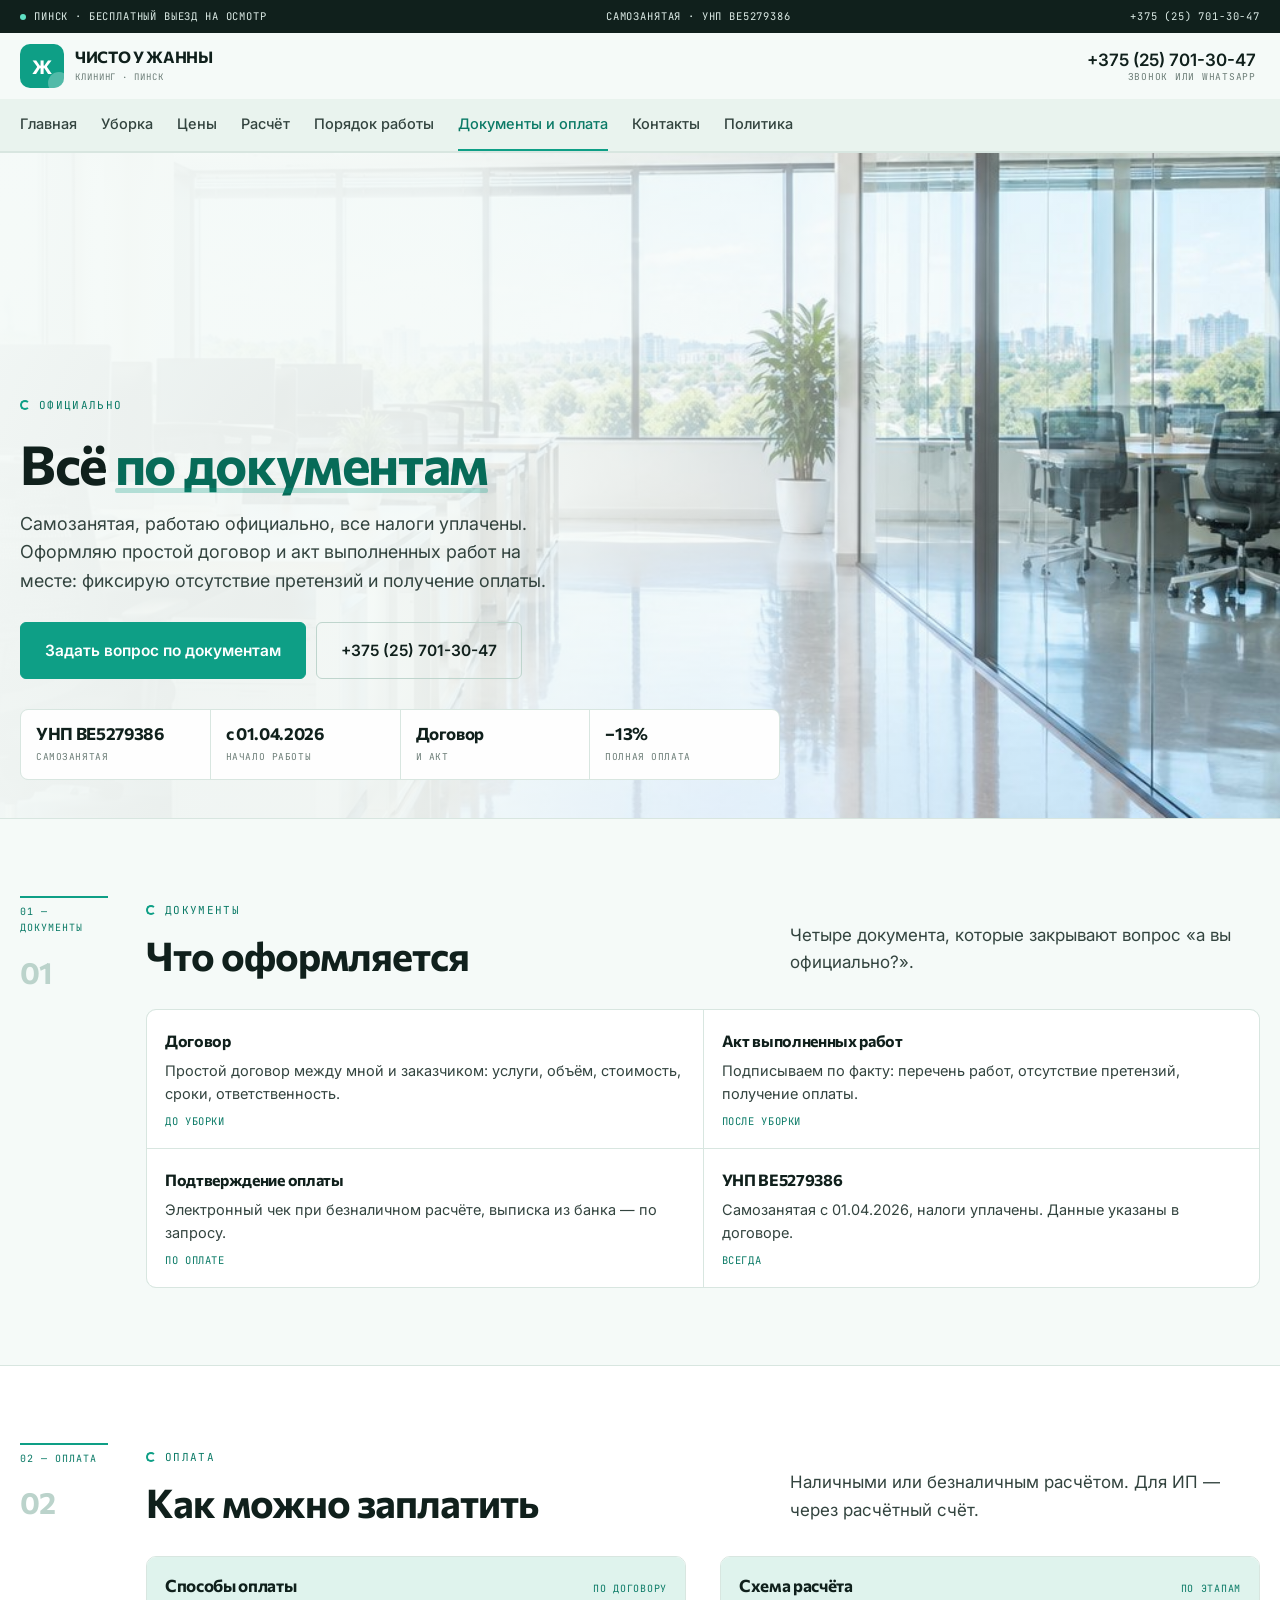
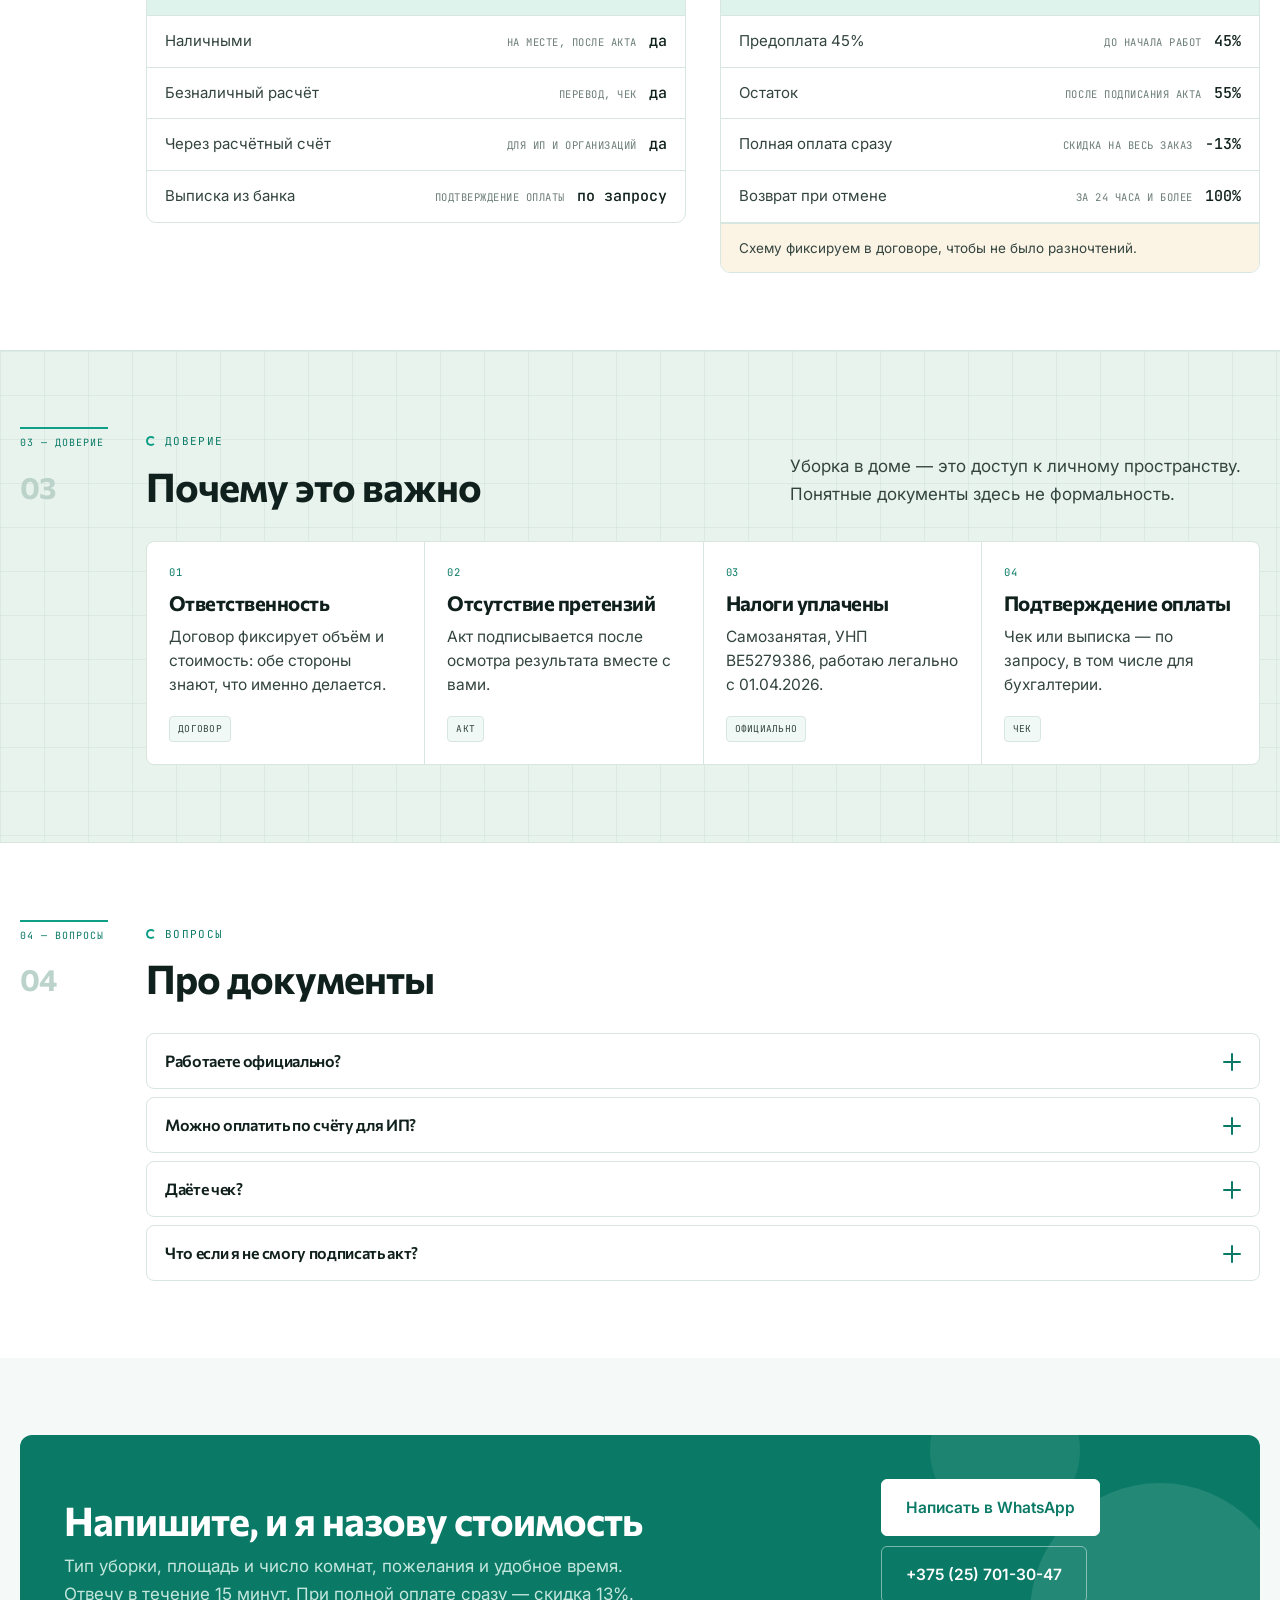
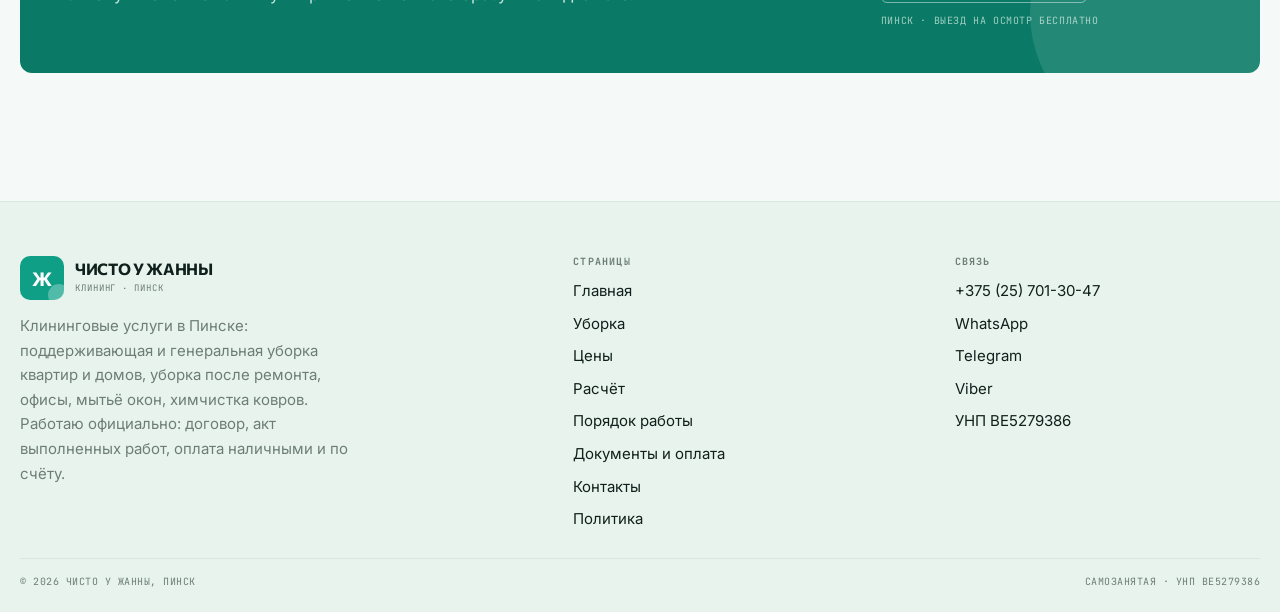
<file: dokumenty.html>
<!DOCTYPE html>
<html lang="ru">
<head>
<meta charset="utf-8">
<meta name="viewport" content="width=device-width,initial-scale=1">
<title>Документы и оплата: договор, акт, УНП BE5279386 — ЧИСТО У ЖАННЫ</title>
<meta name="description" content="Работаю официально: самозанятая, УНП BE5279386, договор и акт выполненных работ, оплата наличными и безналичным расчётом, для ИП по счёту, скидка 13% при полной оплате.">
<link rel="icon" href="assets/img/favicon.svg" type="image/svg+xml">
<meta property="og:title" content="Документы и оплата: договор, акт, УНП BE5279386 — ЧИСТО У ЖАННЫ">
<meta property="og:description" content="Работаю официально: самозанятая, УНП BE5279386, договор и акт выполненных работ, оплата наличными и безналичным расчётом, для ИП по счёту, скидка 13% при полной оплате.">
<meta property="og:type" content="website">
<style>
:root{--paper:#F5FAF8;--ink:#10201C;--mint:#0E9F86;--mint-d:#0A7A66;--line:#D8E6E0;--line2:#BFD5CD;--white:#FFFFFF;--wrap:1240px}
*,*::before,*::after{box-sizing:border-box}
body{margin:0;background:var(--paper);color:var(--ink);font-family:'Inter',system-ui,sans-serif;font-size:17px;line-height:1.64}
img{max-width:100%;height:auto;display:block}
h1,h2,h3{font-family:'Commissioner',system-ui,sans-serif;font-weight:700;margin:0;line-height:1.1;letter-spacing:-.025em}
a{color:inherit;text-decoration:none}
.wrap{width:min(var(--wrap),calc(100% - 40px));margin-inline:auto}
@media(max-width:600px){.wrap{width:calc(100% - 26px)}}
.topbar{background:var(--ink);color:#DCEBE6}
.topbar__in{display:flex;justify-content:space-between;gap:12px;flex-wrap:wrap;padding:8px 0}
.hdr{position:sticky;top:0;z-index:60;background:rgba(245,250,248,.96);border-bottom:1px solid var(--line)}
.hdr__in{display:flex;align-items:center;gap:12px;padding:11px 0}
.logo{display:flex;align-items:center;gap:11px;margin-right:auto}
.logo__mk{width:44px;height:44px;flex:none;border-radius:10px;background:var(--mint);display:grid;place-items:center}
.logo__mk span{font-family:'Commissioner',sans-serif;font-weight:700;font-size:19px;color:#fff;line-height:1}
.logo__t b{display:block;font-family:'Commissioner',sans-serif;font-weight:700;font-size:15px;line-height:1.2}
.logo__t span{display:block;font-size:9px;letter-spacing:.1em;text-transform:uppercase;color:#6C7D77}
.burger{display:none;width:46px;height:46px;align-items:center;justify-content:center;flex-direction:column;gap:5px;background:transparent;border:1px solid var(--line2);border-radius:6px}
.burger i{display:block;width:20px;height:1.8px;background:var(--ink)}
@media(max-width:1099px){.burger{display:flex}}
.strip{background:#E9F3EE;border-bottom:1px solid var(--line);display:none}
@media(min-width:1100px){.strip{display:block}}
.strip__in{display:flex;gap:22px;overflow-x:auto;padding:0}
.strip a{padding:13px 0;font-size:14.5px;border-bottom:2px solid transparent;white-space:nowrap}
.strip a[aria-current]{color:var(--mint-d);border-bottom-color:var(--mint)}
.hero{position:relative;min-height:clamp(500px,72vh,760px);display:flex;align-items:flex-end;overflow:hidden;border-bottom:1px solid var(--line)}
.hero__bg{position:absolute;inset:0;z-index:-2}
.hero__bg img{width:100%;height:100%;object-fit:cover}
.hero::before{content:"";position:absolute;inset:0;z-index:-1;background:linear-gradient(96deg,rgba(245,250,248,.98),rgba(245,250,248,.95) 38%,rgba(245,250,248,.46) 63%,rgba(245,250,248,.02) 94%)}
.hero__in{padding:clamp(26px,4vw,54px) 0 clamp(20px,3vw,34px);min-width:0}
.hero h1{font-size:clamp(30px,4.4vw,54px);max-width:20ch;margin-top:14px}
.btn{display:inline-flex;align-items:center;justify-content:center;gap:8px;padding:15px 23px;border-radius:6px;border:1px solid var(--mint);background:var(--mint);color:#fff;font-weight:600;font-size:15.5px}
.btn--ghost{background:transparent;color:var(--ink);border-color:var(--line2)}
.kick{display:inline-flex;align-items:center;gap:9px;font-size:11px;letter-spacing:.12em;text-transform:uppercase;color:var(--mint-d)}
.band{padding:clamp(38px,6vw,78px) 0;border-bottom:1px solid var(--line)}
.drawer{position:fixed;inset:0;z-index:120;background:rgba(16,32,28,.55);opacity:0;pointer-events:none;transition:opacity .2s}
.drawer[data-open="true"]{opacity:1;pointer-events:auto}
.drawer__inner{width:min(400px,100%);height:100%;margin-left:auto;background:#fff;padding:20px;overflow-y:auto;display:flex;flex-direction:column;gap:4px}
body.is-locked{overflow:hidden}
[hidden]{display:none !important}
.fbar{position:fixed;left:0;right:0;bottom:0;z-index:70;display:none;grid-template-columns:repeat(4,1fr);background:var(--ink)}
@media(max-width:1099px){.fbar{display:grid}body{padding-bottom:58px}}
.fbar a{display:flex;flex-direction:column;align-items:center;gap:3px;padding:9px 2px;color:#DCEBE6;font-size:9px;letter-spacing:.05em;text-transform:uppercase}
.fbar a:first-child{background:var(--mint);color:#fff}
</style>
<link rel="preconnect" href="https://fonts.googleapis.com">
<link rel="preconnect" href="https://fonts.gstatic.com" crossorigin>
<link rel="stylesheet" href="https://fonts.googleapis.com/css2?family=Commissioner:wght@500;600;700&family=Inter:wght@400;500;600&family=JetBrains+Mono:wght@400;500&display=swap">
<link rel="stylesheet" href="assets/css/site.v1.css">
</head>
<body>
<a class="skip" href="#main">К содержанию</a>
<div class="topbar"><div class="wrap topbar__in"><span><i class="dot"></i>Пинск · бесплатный выезд на осмотр</span><span>самозанятая · УНП BE5279386</span><a href="tel:+375257013047">+375 (25) 701-30-47</a></div></div><header class="hdr"><div class="wrap hdr__in"><a class="logo" href="index.html"><span class="logo__mk"><span>Ж</span></span><span class="logo__t"><b>ЧИСТО У ЖАННЫ</b><span>клининг · Пинск</span></span></a><div class="hdr__tel"><b><a href="tel:+375257013047">+375 (25) 701-30-47</a></b><span>звонок или WhatsApp</span></div><button class="burger" id="burger" aria-label="Меню" aria-expanded="false" aria-controls="drawer"><i></i><i></i></button></div><nav class="strip" aria-label="Страницы"><div class="wrap strip__in"><a href="index.html">Главная</a><a href="uslugi.html">Уборка</a><a href="ceny.html">Цены</a><a href="raschet.html">Расчёт</a><a href="poryadok.html">Порядок работы</a><a href="dokumenty.html" aria-current="page">Документы и оплата</a><a href="kontakty.html">Контакты</a><a href="politika.html">Политика</a></div></nav></header>
<main id="main">
<section class="hero"><div class="hero__bg"><img src="assets/img/office.jpg" alt="Светлый офис после уборки" fetchpriority="high"></div><div class="wrap hero__in"><span class="kick">Официально</span><h1>Всё <em>по документам</em></h1><p class="lead">Самозанятая, работаю официально, все налоги уплачены. Оформляю простой договор и акт выполненных работ на месте: фиксирую отсутствие претензий и получение оплаты.</p><div class="hero__cta"><a class="btn" href="kontakty.html">Задать вопрос по документам</a><a class="btn btn--ghost" href="tel:+375257013047">+375 (25) 701-30-47</a></div><div class="figs"><div><b>УНП BE5279386</b><span>самозанятая</span></div><div><b>с 01.04.2026</b><span>начало работы</span></div><div><b>Договор</b><span>и акт</span></div><div><b>−13%</b><span>полная оплата</span></div></div></div></section><section class="band "><div class="wrap"><div class="sect sect--side"><div class="sect__side"><span>01 — документы</span><b>01</b></div><div class="sect__main"><div class="sect__head"><div><span class="kick">Документы</span><h2>Что оформляется</h2></div><p>Четыре документа, которые закрывают вопрос «а вы официально?».</p></div><div class="docs"><div><b>Договор</b><span>Простой договор между мной и заказчиком: услуги, объём, стоимость, сроки, ответственность.</span><em>до уборки</em></div><div><b>Акт выполненных работ</b><span>Подписываем по факту: перечень работ, отсутствие претензий, получение оплаты.</span><em>после уборки</em></div><div><b>Подтверждение оплаты</b><span>Электронный чек при безналичном расчёте, выписка из банка — по запросу.</span><em>по оплате</em></div><div><b>УНП BE5279386</b><span>Самозанятая с 01.04.2026, налоги уплачены. Данные указаны в договоре.</span><em>всегда</em></div></div></div></div></div></section><section class="band band--white"><div class="wrap"><div class="sect sect--side"><div class="sect__side"><span>02 — оплата</span><b>02</b></div><div class="sect__main"><div class="sect__head"><div><span class="kick">Оплата</span><h2>Как можно заплатить</h2></div><p>Наличными или безналичным расчётом. Для ИП — через расчётный счёт.</p></div><div class="split2"><div class="price"><div class="price__cap"><b>Способы оплаты</b><span>по договору</span></div><div class="price__row"><span>Наличными</span><em>на месте, после акта</em><b>да</b></div><div class="price__row"><span>Безналичный расчёт</span><em>перевод, чек</em><b>да</b></div><div class="price__row"><span>Через расчётный счёт</span><em>для ИП и организаций</em><b>да</b></div><div class="price__row"><span>Выписка из банка</span><em>подтверждение оплаты</em><b>по запросу</b></div></div><div class="price"><div class="price__cap"><b>Схема расчёта</b><span>по этапам</span></div><div class="price__row"><span>Предоплата 45%</span><em>до начала работ</em><b>45%</b></div><div class="price__row"><span>Остаток</span><em>после подписания акта</em><b>55%</b></div><div class="price__row"><span>Полная оплата сразу</span><em>скидка на весь заказ</em><b>−13%</b></div><div class="price__row"><span>Возврат при отмене</span><em>за 24 часа и более</em><b>100%</b></div><div class="price__note">Схему фиксируем в договоре, чтобы не было разночтений.</div></div></div></div></div></div></section><section class="band band--tile"><div class="wrap"><div class="sect sect--side"><div class="sect__side"><span>03 — доверие</span><b>03</b></div><div class="sect__main"><div class="sect__head"><div><span class="kick">Доверие</span><h2>Почему это важно</h2></div><p>Уборка в доме — это доступ к личному пространству. Понятные документы здесь не формальность.</p></div><div class="cards"><article class="card"><span class="card__n">01</span><h3>Ответственность</h3><p>Договор фиксирует объём и стоимость: обе стороны знают, что именно делается.</p><div class="card__tags"><span class="tag">договор</span></div></article><article class="card"><span class="card__n">02</span><h3>Отсутствие претензий</h3><p>Акт подписывается после осмотра результата вместе с вами.</p><div class="card__tags"><span class="tag">акт</span></div></article><article class="card"><span class="card__n">03</span><h3>Налоги уплачены</h3><p>Самозанятая, УНП BE5279386, работаю легально с 01.04.2026.</p><div class="card__tags"><span class="tag">официально</span></div></article><article class="card"><span class="card__n">04</span><h3>Подтверждение оплаты</h3><p>Чек или выписка — по запросу, в том числе для бухгалтерии.</p><div class="card__tags"><span class="tag">чек</span></div></article></div></div></div></div></section><section class="band band--white"><div class="wrap"><div class="sect sect--side"><div class="sect__side"><span>04 — вопросы</span><b>04</b></div><div class="sect__main"><div class="sect__head"><div><span class="kick">Вопросы</span><h2>Про документы</h2></div><p></p></div><div class="faq"><div class="faq__i" data-open="false"><button class="faq__q" type="button">Работаете официально?<i></i></button><div class="faq__a"><p>Да. Самозанятая, УНП BE5279386, действую с 01.04.2026, налоги уплачены. Договор и акт оформляю на месте.</p></div></div><div class="faq__i" data-open="false"><button class="faq__q" type="button">Можно оплатить по счёту для ИП?<i></i></button><div class="faq__a"><p>Да, для ИП доступна оплата через расчётный счёт, предоставляю выписку из банка.</p></div></div><div class="faq__i" data-open="false"><button class="faq__q" type="button">Даёте чек?<i></i></button><div class="faq__a"><p>Да, при безналичном расчёте — электронный чек. При наличном — акт с отметкой о получении оплаты.</p></div></div><div class="faq__i" data-open="false"><button class="faq__q" type="button">Что если я не смогу подписать акт?<i></i></button><div class="faq__a"><p>Обсудим заранее: акт можно подписать при следующем визите или обменяться сканами.</p></div></div></div></div></div></div></section></main>
<section class="band" style="border-bottom:0"><div class="wrap"><div class="cta"><div><h2>Напишите, и я назову стоимость</h2><p>Тип уборки, площадь и число комнат, пожелания и удобное время. Отвечу в течение 15 минут. При полной оплате сразу — скидка 13%.</p></div><div class="cta__act"><a class="btn" href="https://wa.me/375257013047" target="_blank" rel="noopener">Написать в WhatsApp</a><a class="btn btn--ghost" href="tel:+375257013047">+375 (25) 701-30-47</a><small>Пинск · выезд на осмотр бесплатно</small></div></div></div></section>
<footer class="foot"><div class="wrap"><div class="foot__grid"><div><a class="logo" href="index.html"><span class="logo__mk"><span>Ж</span></span><span class="logo__t"><b>ЧИСТО У ЖАННЫ</b><span>клининг · Пинск</span></span></a><p style="margin-top:14px;color:#6C7D77;font-size:15px;max-width:38ch">Клининговые услуги в Пинске: поддерживающая и генеральная уборка квартир и домов, уборка после ремонта, офисы, мытьё окон, химчистка ковров. Работаю официально: договор, акт выполненных работ, оплата наличными и по счёту.</p></div><div><h4>Страницы</h4><ul><li><a href="index.html">Главная</a></li><li><a href="uslugi.html">Уборка</a></li><li><a href="ceny.html">Цены</a></li><li><a href="raschet.html">Расчёт</a></li><li><a href="poryadok.html">Порядок работы</a></li><li><a href="dokumenty.html">Документы и оплата</a></li><li><a href="kontakty.html">Контакты</a></li><li><a href="politika.html">Политика</a></li></ul></div><div><h4>Связь</h4><ul><li><a href="tel:+375257013047">+375 (25) 701-30-47</a></li><li><a href="https://wa.me/375257013047" target="_blank" rel="noopener">WhatsApp</a></li><li><a href="https://t.me/+375257013047" target="_blank" rel="noopener">Telegram</a></li><li><a href="viber://chat?number=%2B375257013047">Viber</a></li><li>УНП BE5279386</li></ul></div></div><div class="foot__bottom"><span>© 2026 ЧИСТО У ЖАННЫ, Пинск</span><span>самозанятая · УНП BE5279386</span></div></div></footer>
<div class="fbar" aria-label="Быстрая связь"><a href="tel:+375257013047"><svg viewBox="0 0 24 24"><path d="M6.6 3.5l3 3-2 2.4a12 12 0 005.5 5.5l2.4-2 3 3-2 2.6c-1.2 1.4-3 1.7-4.6 1A16.5 16.5 0 013.4 8.1c-.7-1.6-.4-3.4 1-4.6z"/></svg>Позвонить</a><a href="https://wa.me/375257013047" target="_blank" rel="noopener"><svg viewBox="0 0 24 24"><path d="M3 21l1.7-5A8.6 8.6 0 013.4 11a8.6 8.6 0 118.6 8.6 8.9 8.9 0 01-4.4-1.2z"/><path d="M8.6 8.2c.3-.6.5-.6.9-.6h.7c.2 0 .5 0 .7.5l.8 1.9c.1.3 0 .5-.1.7l-.5.6c-.2.2-.2.4-.1.6a6 6 0 002.8 2.4c.3.1.5.1.7-.1l.7-.8c.2-.2.4-.2.6-.1l1.8.9c.3.1.4.3.4.5v.6c0 .7-.5 1.4-1.2 1.6-.6.2-1.4.3-2.3 0a10 10 0 01-3.6-2.2 9.4 9.4 0 01-1.9-3c-.2-.8-.1-1.6.1-2.1z"/></svg>WhatsApp</a><a href="https://t.me/+375257013047" target="_blank" rel="noopener"><svg viewBox="0 0 24 24"><path d="M21 4L3 11l5 1.8L10 19l3-3.4 4.6 3z"/><path d="M8 12.8L18 6l-7 8.6"/></svg>Telegram</a><a href="viber://chat?number=%2B375257013047"><svg viewBox="0 0 24 24"><path d="M12 3c5 0 8 3.2 8 7.6 0 4.5-3.2 7.4-8 7.4-.7 0-1.4 0-2-.2L6 21l.8-3.4A7.3 7.3 0 014 10.6C4 6.2 7 3 12 3z"/><path d="M9 8.5c1.2 3 2.4 4.2 5 5"/></svg>Viber</a></div>
<div class="drawer" id="drawer" data-open="false" role="dialog" aria-modal="true" aria-label="Меню"><div class="drawer__inner"><div class="drawer__top"><span class="mono">Меню</span><button class="drawer__x" id="drawerClose" aria-label="Закрыть меню">×</button></div><a class="dl" href="index.html">Главная<span>01</span></a><a class="dl" href="uslugi.html">Уборка<span>02</span></a><a class="dl" href="ceny.html">Цены<span>03</span></a><a class="dl" href="raschet.html">Расчёт<span>04</span></a><a class="dl" href="poryadok.html">Порядок работы<span>05</span></a><a class="dl" href="dokumenty.html">Документы и оплата<span>06</span></a><a class="dl" href="kontakty.html">Контакты<span>07</span></a><a class="dl" href="politika.html">Политика<span>08</span></a><div class="drawer__foot"><a class="btn" href="https://wa.me/375257013047" target="_blank" rel="noopener">WhatsApp</a><a class="btn btn--ghost" href="tel:+375257013047">+375 (25) 701-30-47</a></div></div></div>
<script src="assets/js/main.v1.js" defer></script>
</body>
</html>
</file>
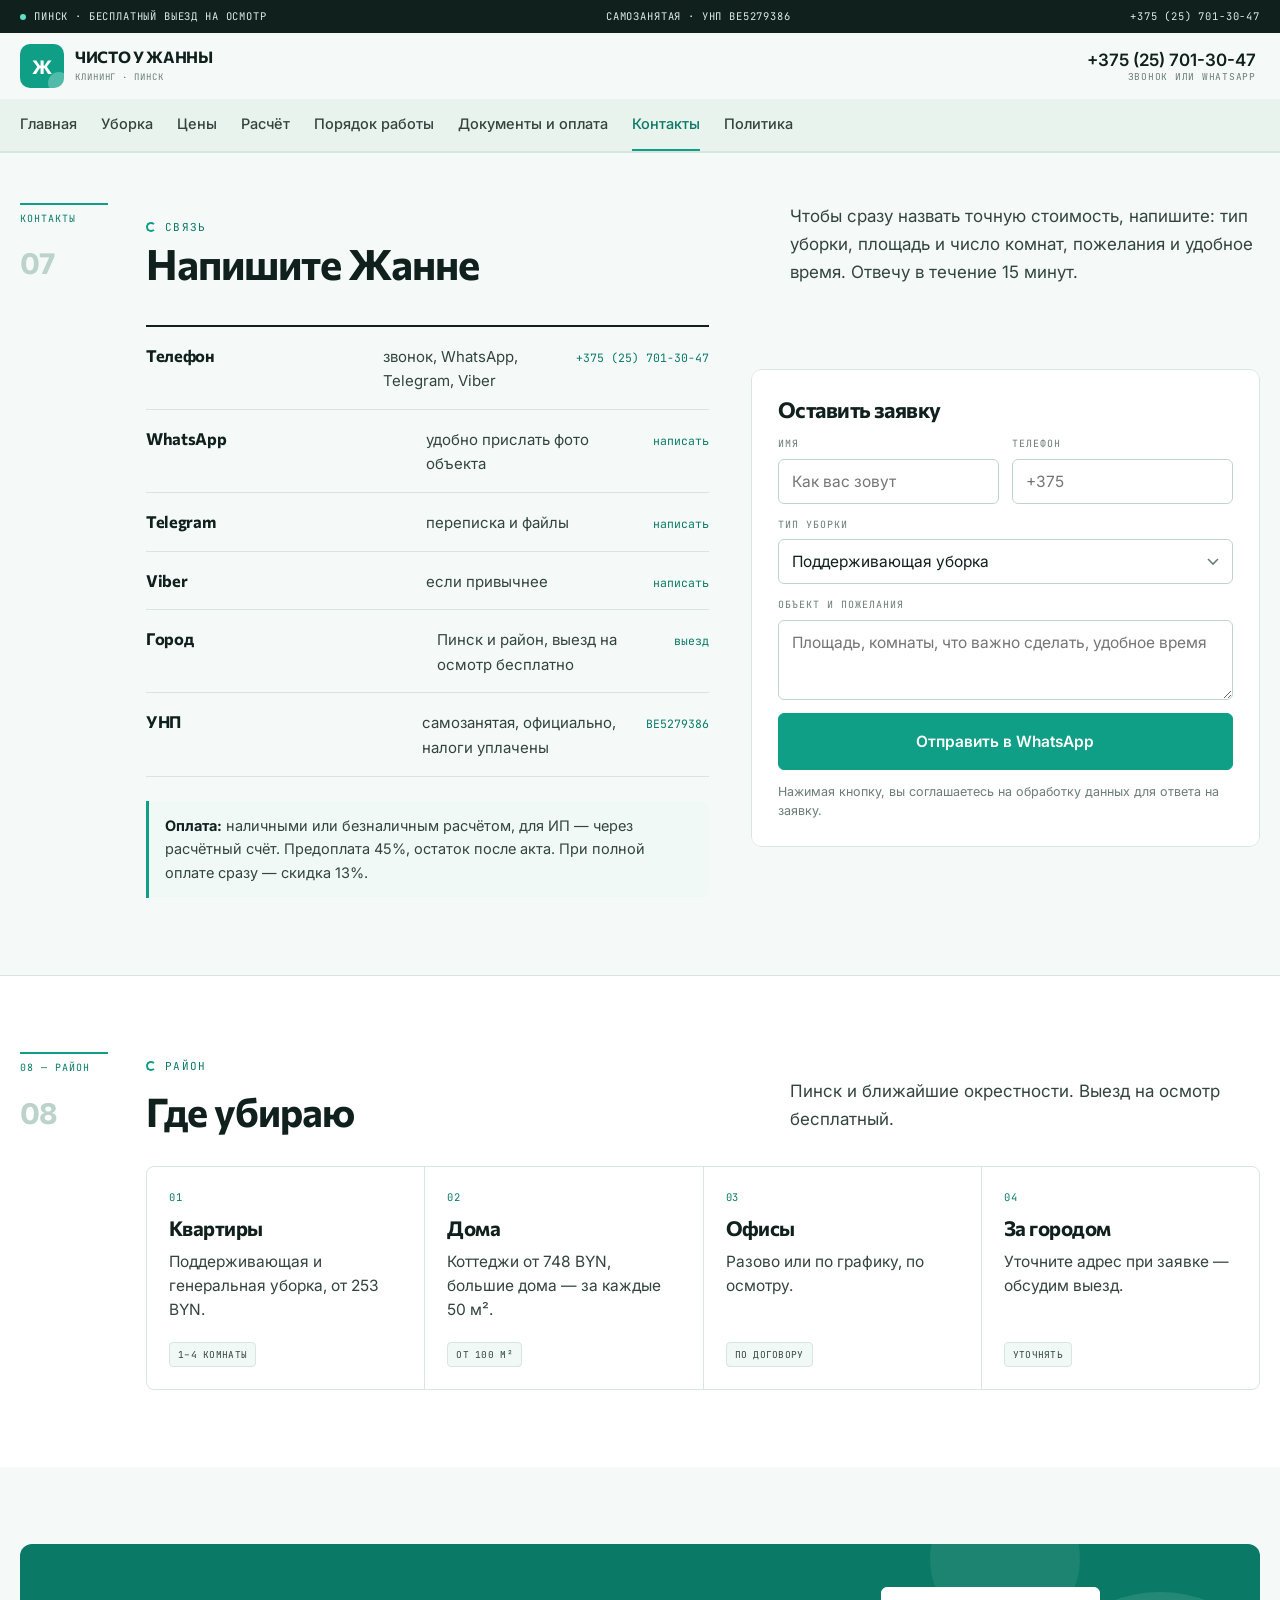
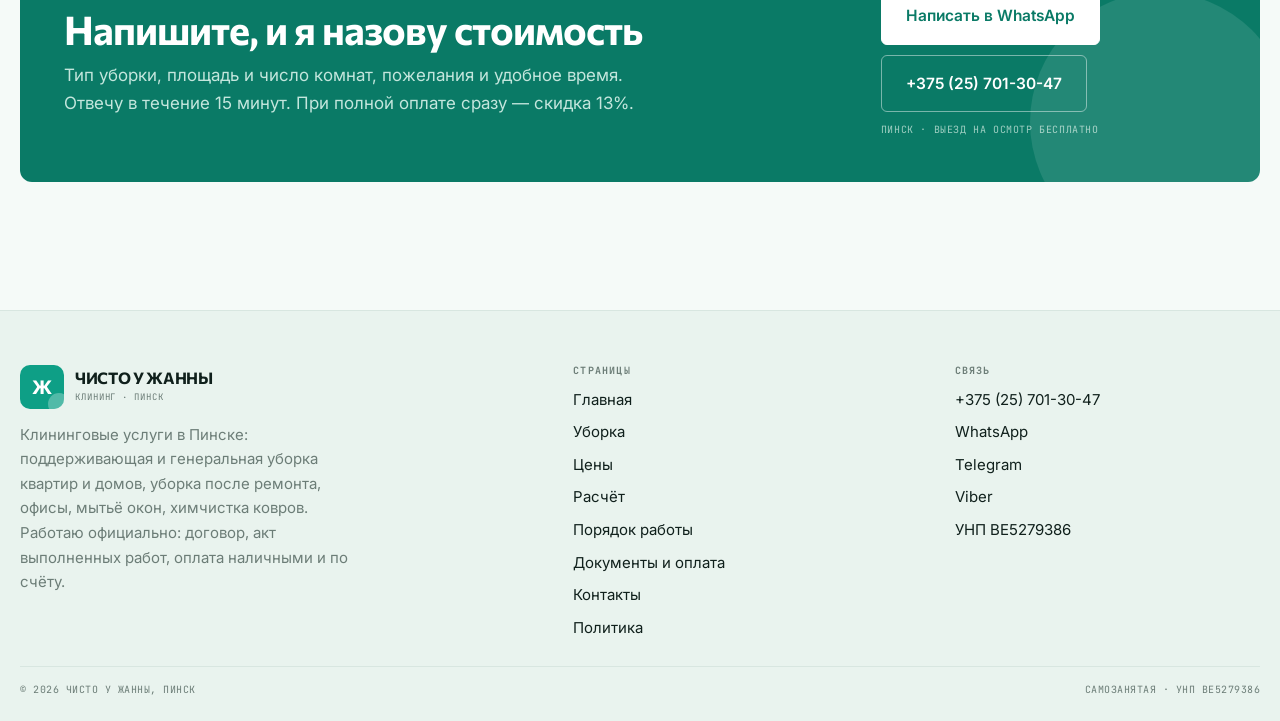
<file: kontakty.html>
<!DOCTYPE html>
<html lang="ru">
<head>
<meta charset="utf-8">
<meta name="viewport" content="width=device-width,initial-scale=1">
<title>Контакты — ЧИСТО У ЖАННЫ, Пинск, +375 (25) 701-30-47</title>
<meta name="description" content="Связаться: +375 (25) 701-30-47, WhatsApp, Telegram, Viber. Клининг в Пинске, бесплатный выезд на осмотр.">
<link rel="icon" href="assets/img/favicon.svg" type="image/svg+xml">
<meta property="og:title" content="Контакты — ЧИСТО У ЖАННЫ, Пинск, +375 (25) 701-30-47">
<meta property="og:description" content="Связаться: +375 (25) 701-30-47, WhatsApp, Telegram, Viber. Клининг в Пинске, бесплатный выезд на осмотр.">
<meta property="og:type" content="website">
<style>
:root{--paper:#F5FAF8;--ink:#10201C;--mint:#0E9F86;--mint-d:#0A7A66;--line:#D8E6E0;--line2:#BFD5CD;--white:#FFFFFF;--wrap:1240px}
*,*::before,*::after{box-sizing:border-box}
body{margin:0;background:var(--paper);color:var(--ink);font-family:'Inter',system-ui,sans-serif;font-size:17px;line-height:1.64}
img{max-width:100%;height:auto;display:block}
h1,h2,h3{font-family:'Commissioner',system-ui,sans-serif;font-weight:700;margin:0;line-height:1.1;letter-spacing:-.025em}
a{color:inherit;text-decoration:none}
.wrap{width:min(var(--wrap),calc(100% - 40px));margin-inline:auto}
@media(max-width:600px){.wrap{width:calc(100% - 26px)}}
.topbar{background:var(--ink);color:#DCEBE6}
.topbar__in{display:flex;justify-content:space-between;gap:12px;flex-wrap:wrap;padding:8px 0}
.hdr{position:sticky;top:0;z-index:60;background:rgba(245,250,248,.96);border-bottom:1px solid var(--line)}
.hdr__in{display:flex;align-items:center;gap:12px;padding:11px 0}
.logo{display:flex;align-items:center;gap:11px;margin-right:auto}
.logo__mk{width:44px;height:44px;flex:none;border-radius:10px;background:var(--mint);display:grid;place-items:center}
.logo__mk span{font-family:'Commissioner',sans-serif;font-weight:700;font-size:19px;color:#fff;line-height:1}
.logo__t b{display:block;font-family:'Commissioner',sans-serif;font-weight:700;font-size:15px;line-height:1.2}
.logo__t span{display:block;font-size:9px;letter-spacing:.1em;text-transform:uppercase;color:#6C7D77}
.burger{display:none;width:46px;height:46px;align-items:center;justify-content:center;flex-direction:column;gap:5px;background:transparent;border:1px solid var(--line2);border-radius:6px}
.burger i{display:block;width:20px;height:1.8px;background:var(--ink)}
@media(max-width:1099px){.burger{display:flex}}
.strip{background:#E9F3EE;border-bottom:1px solid var(--line);display:none}
@media(min-width:1100px){.strip{display:block}}
.strip__in{display:flex;gap:22px;overflow-x:auto;padding:0}
.strip a{padding:13px 0;font-size:14.5px;border-bottom:2px solid transparent;white-space:nowrap}
.strip a[aria-current]{color:var(--mint-d);border-bottom-color:var(--mint)}
.hero{position:relative;min-height:clamp(500px,72vh,760px);display:flex;align-items:flex-end;overflow:hidden;border-bottom:1px solid var(--line)}
.hero__bg{position:absolute;inset:0;z-index:-2}
.hero__bg img{width:100%;height:100%;object-fit:cover}
.hero::before{content:"";position:absolute;inset:0;z-index:-1;background:linear-gradient(96deg,rgba(245,250,248,.98),rgba(245,250,248,.95) 38%,rgba(245,250,248,.46) 63%,rgba(245,250,248,.02) 94%)}
.hero__in{padding:clamp(26px,4vw,54px) 0 clamp(20px,3vw,34px);min-width:0}
.hero h1{font-size:clamp(30px,4.4vw,54px);max-width:20ch;margin-top:14px}
.btn{display:inline-flex;align-items:center;justify-content:center;gap:8px;padding:15px 23px;border-radius:6px;border:1px solid var(--mint);background:var(--mint);color:#fff;font-weight:600;font-size:15.5px}
.btn--ghost{background:transparent;color:var(--ink);border-color:var(--line2)}
.kick{display:inline-flex;align-items:center;gap:9px;font-size:11px;letter-spacing:.12em;text-transform:uppercase;color:var(--mint-d)}
.band{padding:clamp(38px,6vw,78px) 0;border-bottom:1px solid var(--line)}
.drawer{position:fixed;inset:0;z-index:120;background:rgba(16,32,28,.55);opacity:0;pointer-events:none;transition:opacity .2s}
.drawer[data-open="true"]{opacity:1;pointer-events:auto}
.drawer__inner{width:min(400px,100%);height:100%;margin-left:auto;background:#fff;padding:20px;overflow-y:auto;display:flex;flex-direction:column;gap:4px}
body.is-locked{overflow:hidden}
[hidden]{display:none !important}
.fbar{position:fixed;left:0;right:0;bottom:0;z-index:70;display:none;grid-template-columns:repeat(4,1fr);background:var(--ink)}
@media(max-width:1099px){.fbar{display:grid}body{padding-bottom:58px}}
.fbar a{display:flex;flex-direction:column;align-items:center;gap:3px;padding:9px 2px;color:#DCEBE6;font-size:9px;letter-spacing:.05em;text-transform:uppercase}
.fbar a:first-child{background:var(--mint);color:#fff}
</style>
<link rel="preconnect" href="https://fonts.googleapis.com">
<link rel="preconnect" href="https://fonts.gstatic.com" crossorigin>
<link rel="stylesheet" href="https://fonts.googleapis.com/css2?family=Commissioner:wght@500;600;700&family=Inter:wght@400;500;600&family=JetBrains+Mono:wght@400;500&display=swap">
<link rel="stylesheet" href="assets/css/site.v1.css">
</head>
<body>
<a class="skip" href="#main">К содержанию</a>
<div class="topbar"><div class="wrap topbar__in"><span><i class="dot"></i>Пинск · бесплатный выезд на осмотр</span><span>самозанятая · УНП BE5279386</span><a href="tel:+375257013047">+375 (25) 701-30-47</a></div></div><header class="hdr"><div class="wrap hdr__in"><a class="logo" href="index.html"><span class="logo__mk"><span>Ж</span></span><span class="logo__t"><b>ЧИСТО У ЖАННЫ</b><span>клининг · Пинск</span></span></a><div class="hdr__tel"><b><a href="tel:+375257013047">+375 (25) 701-30-47</a></b><span>звонок или WhatsApp</span></div><button class="burger" id="burger" aria-label="Меню" aria-expanded="false" aria-controls="drawer"><i></i><i></i></button></div><nav class="strip" aria-label="Страницы"><div class="wrap strip__in"><a href="index.html">Главная</a><a href="uslugi.html">Уборка</a><a href="ceny.html">Цены</a><a href="raschet.html">Расчёт</a><a href="poryadok.html">Порядок работы</a><a href="dokumenty.html">Документы и оплата</a><a href="kontakty.html" aria-current="page">Контакты</a><a href="politika.html">Политика</a></div></nav></header>
<main id="main">
<section class="band" style="padding-top:clamp(26px,4vw,50px)"><div class="wrap"><div class="sect sect--side"><div class="sect__side"><span>Контакты</span><b>07</b></div><div class="sect__main"><div class="sect__head"><div><span class="kick">Связь</span><h1 style="font-size:clamp(26px,3.4vw,42px)">Напишите Жанне</h1></div><p>Чтобы сразу назвать точную стоимость, напишите: тип уборки, площадь и число комнат, пожелания и удобное время. Отвечу в течение 15 минут.</p></div><div class="split"><div class="split__body"><div class="facts"><div class="facts__row"><b>Телефон</b><span>звонок, WhatsApp, Telegram, Viber</span><em><a href="tel:+375257013047">+375 (25) 701-30-47</a></em></div><div class="facts__row"><b>WhatsApp</b><span>удобно прислать фото объекта</span><em><a href="https://wa.me/375257013047" target="_blank" rel="noopener">написать</a></em></div><div class="facts__row"><b>Telegram</b><span>переписка и файлы</span><em><a href="https://t.me/+375257013047" target="_blank" rel="noopener">написать</a></em></div><div class="facts__row"><b>Viber</b><span>если привычнее</span><em><a href="viber://chat?number=%2B375257013047">написать</a></em></div><div class="facts__row"><b>Город</b><span>Пинск и район, выезд на осмотр бесплатно</span><em>выезд</em></div><div class="facts__row"><b>УНП</b><span>самозанятая, официально, налоги уплачены</span><em>BE5279386</em></div></div><div class="note mt24"><b>Оплата:</b> наличными или безналичным расчётом, для ИП — через расчётный счёт. Предоплата 45%, остаток после акта. При полной оплате сразу — скидка 13%.</div></div><div class="split__media" style="border:0;background:transparent"><form class="form" id="reqForm" novalidate><h3>Оставить заявку</h3><div class="form__row"><div class="field"><label for="fName">Имя</label><input id="fName" name="name" type="text" placeholder="Как вас зовут" required></div><div class="field"><label for="fTel">Телефон</label><input id="fTel" name="tel" type="tel" placeholder="+375" required></div></div><div class="field"><label for="fWhat">Тип уборки</label><select id="fWhat" name="what"><option>Поддерживающая уборка</option><option>Генеральная уборка</option><option>Уборка коттеджа или дома</option><option>Уборка после ремонта</option><option>Офис или помещение</option><option>Разовая услуга: окна, санузел, ковёр</option></select></div><div class="field"><label for="fMsg">Объект и пожелания</label><textarea id="fMsg" name="msg" placeholder="Площадь, комнаты, что важно сделать, удобное время"></textarea></div><button class="btn" type="submit">Отправить в WhatsApp</button><small>Нажимая кнопку, вы соглашаетесь на обработку данных для ответа на заявку.</small></form></div></div></div></div></div></section><section class="band band--white"><div class="wrap"><div class="sect sect--side"><div class="sect__side"><span>08 — район</span><b>08</b></div><div class="sect__main"><div class="sect__head"><div><span class="kick">Район</span><h2>Где убираю</h2></div><p>Пинск и ближайшие окрестности. Выезд на осмотр бесплатный.</p></div><div class="cards"><article class="card"><span class="card__n">01</span><h3>Квартиры</h3><p>Поддерживающая и генеральная уборка, от 253 BYN.</p><div class="card__tags"><span class="tag">1–4 комнаты</span></div></article><article class="card"><span class="card__n">02</span><h3>Дома</h3><p>Коттеджи от 748 BYN, большие дома — за каждые 50 м².</p><div class="card__tags"><span class="tag">от 100 м²</span></div></article><article class="card"><span class="card__n">03</span><h3>Офисы</h3><p>Разово или по графику, по осмотру.</p><div class="card__tags"><span class="tag">по договору</span></div></article><article class="card"><span class="card__n">04</span><h3>За городом</h3><p>Уточните адрес при заявке — обсудим выезд.</p><div class="card__tags"><span class="tag">уточнять</span></div></article></div></div></div></div></section></main>
<section class="band" style="border-bottom:0"><div class="wrap"><div class="cta"><div><h2>Напишите, и я назову стоимость</h2><p>Тип уборки, площадь и число комнат, пожелания и удобное время. Отвечу в течение 15 минут. При полной оплате сразу — скидка 13%.</p></div><div class="cta__act"><a class="btn" href="https://wa.me/375257013047" target="_blank" rel="noopener">Написать в WhatsApp</a><a class="btn btn--ghost" href="tel:+375257013047">+375 (25) 701-30-47</a><small>Пинск · выезд на осмотр бесплатно</small></div></div></div></section>
<footer class="foot"><div class="wrap"><div class="foot__grid"><div><a class="logo" href="index.html"><span class="logo__mk"><span>Ж</span></span><span class="logo__t"><b>ЧИСТО У ЖАННЫ</b><span>клининг · Пинск</span></span></a><p style="margin-top:14px;color:#6C7D77;font-size:15px;max-width:38ch">Клининговые услуги в Пинске: поддерживающая и генеральная уборка квартир и домов, уборка после ремонта, офисы, мытьё окон, химчистка ковров. Работаю официально: договор, акт выполненных работ, оплата наличными и по счёту.</p></div><div><h4>Страницы</h4><ul><li><a href="index.html">Главная</a></li><li><a href="uslugi.html">Уборка</a></li><li><a href="ceny.html">Цены</a></li><li><a href="raschet.html">Расчёт</a></li><li><a href="poryadok.html">Порядок работы</a></li><li><a href="dokumenty.html">Документы и оплата</a></li><li><a href="kontakty.html">Контакты</a></li><li><a href="politika.html">Политика</a></li></ul></div><div><h4>Связь</h4><ul><li><a href="tel:+375257013047">+375 (25) 701-30-47</a></li><li><a href="https://wa.me/375257013047" target="_blank" rel="noopener">WhatsApp</a></li><li><a href="https://t.me/+375257013047" target="_blank" rel="noopener">Telegram</a></li><li><a href="viber://chat?number=%2B375257013047">Viber</a></li><li>УНП BE5279386</li></ul></div></div><div class="foot__bottom"><span>© 2026 ЧИСТО У ЖАННЫ, Пинск</span><span>самозанятая · УНП BE5279386</span></div></div></footer>
<div class="fbar" aria-label="Быстрая связь"><a href="tel:+375257013047"><svg viewBox="0 0 24 24"><path d="M6.6 3.5l3 3-2 2.4a12 12 0 005.5 5.5l2.4-2 3 3-2 2.6c-1.2 1.4-3 1.7-4.6 1A16.5 16.5 0 013.4 8.1c-.7-1.6-.4-3.4 1-4.6z"/></svg>Позвонить</a><a href="https://wa.me/375257013047" target="_blank" rel="noopener"><svg viewBox="0 0 24 24"><path d="M3 21l1.7-5A8.6 8.6 0 013.4 11a8.6 8.6 0 118.6 8.6 8.9 8.9 0 01-4.4-1.2z"/><path d="M8.6 8.2c.3-.6.5-.6.9-.6h.7c.2 0 .5 0 .7.5l.8 1.9c.1.3 0 .5-.1.7l-.5.6c-.2.2-.2.4-.1.6a6 6 0 002.8 2.4c.3.1.5.1.7-.1l.7-.8c.2-.2.4-.2.6-.1l1.8.9c.3.1.4.3.4.5v.6c0 .7-.5 1.4-1.2 1.6-.6.2-1.4.3-2.3 0a10 10 0 01-3.6-2.2 9.4 9.4 0 01-1.9-3c-.2-.8-.1-1.6.1-2.1z"/></svg>WhatsApp</a><a href="https://t.me/+375257013047" target="_blank" rel="noopener"><svg viewBox="0 0 24 24"><path d="M21 4L3 11l5 1.8L10 19l3-3.4 4.6 3z"/><path d="M8 12.8L18 6l-7 8.6"/></svg>Telegram</a><a href="viber://chat?number=%2B375257013047"><svg viewBox="0 0 24 24"><path d="M12 3c5 0 8 3.2 8 7.6 0 4.5-3.2 7.4-8 7.4-.7 0-1.4 0-2-.2L6 21l.8-3.4A7.3 7.3 0 014 10.6C4 6.2 7 3 12 3z"/><path d="M9 8.5c1.2 3 2.4 4.2 5 5"/></svg>Viber</a></div>
<div class="drawer" id="drawer" data-open="false" role="dialog" aria-modal="true" aria-label="Меню"><div class="drawer__inner"><div class="drawer__top"><span class="mono">Меню</span><button class="drawer__x" id="drawerClose" aria-label="Закрыть меню">×</button></div><a class="dl" href="index.html">Главная<span>01</span></a><a class="dl" href="uslugi.html">Уборка<span>02</span></a><a class="dl" href="ceny.html">Цены<span>03</span></a><a class="dl" href="raschet.html">Расчёт<span>04</span></a><a class="dl" href="poryadok.html">Порядок работы<span>05</span></a><a class="dl" href="dokumenty.html">Документы и оплата<span>06</span></a><a class="dl" href="kontakty.html">Контакты<span>07</span></a><a class="dl" href="politika.html">Политика<span>08</span></a><div class="drawer__foot"><a class="btn" href="https://wa.me/375257013047" target="_blank" rel="noopener">WhatsApp</a><a class="btn btn--ghost" href="tel:+375257013047">+375 (25) 701-30-47</a></div></div></div>
<script src="assets/js/main.v1.js" defer></script>
</body>
</html>
</file>
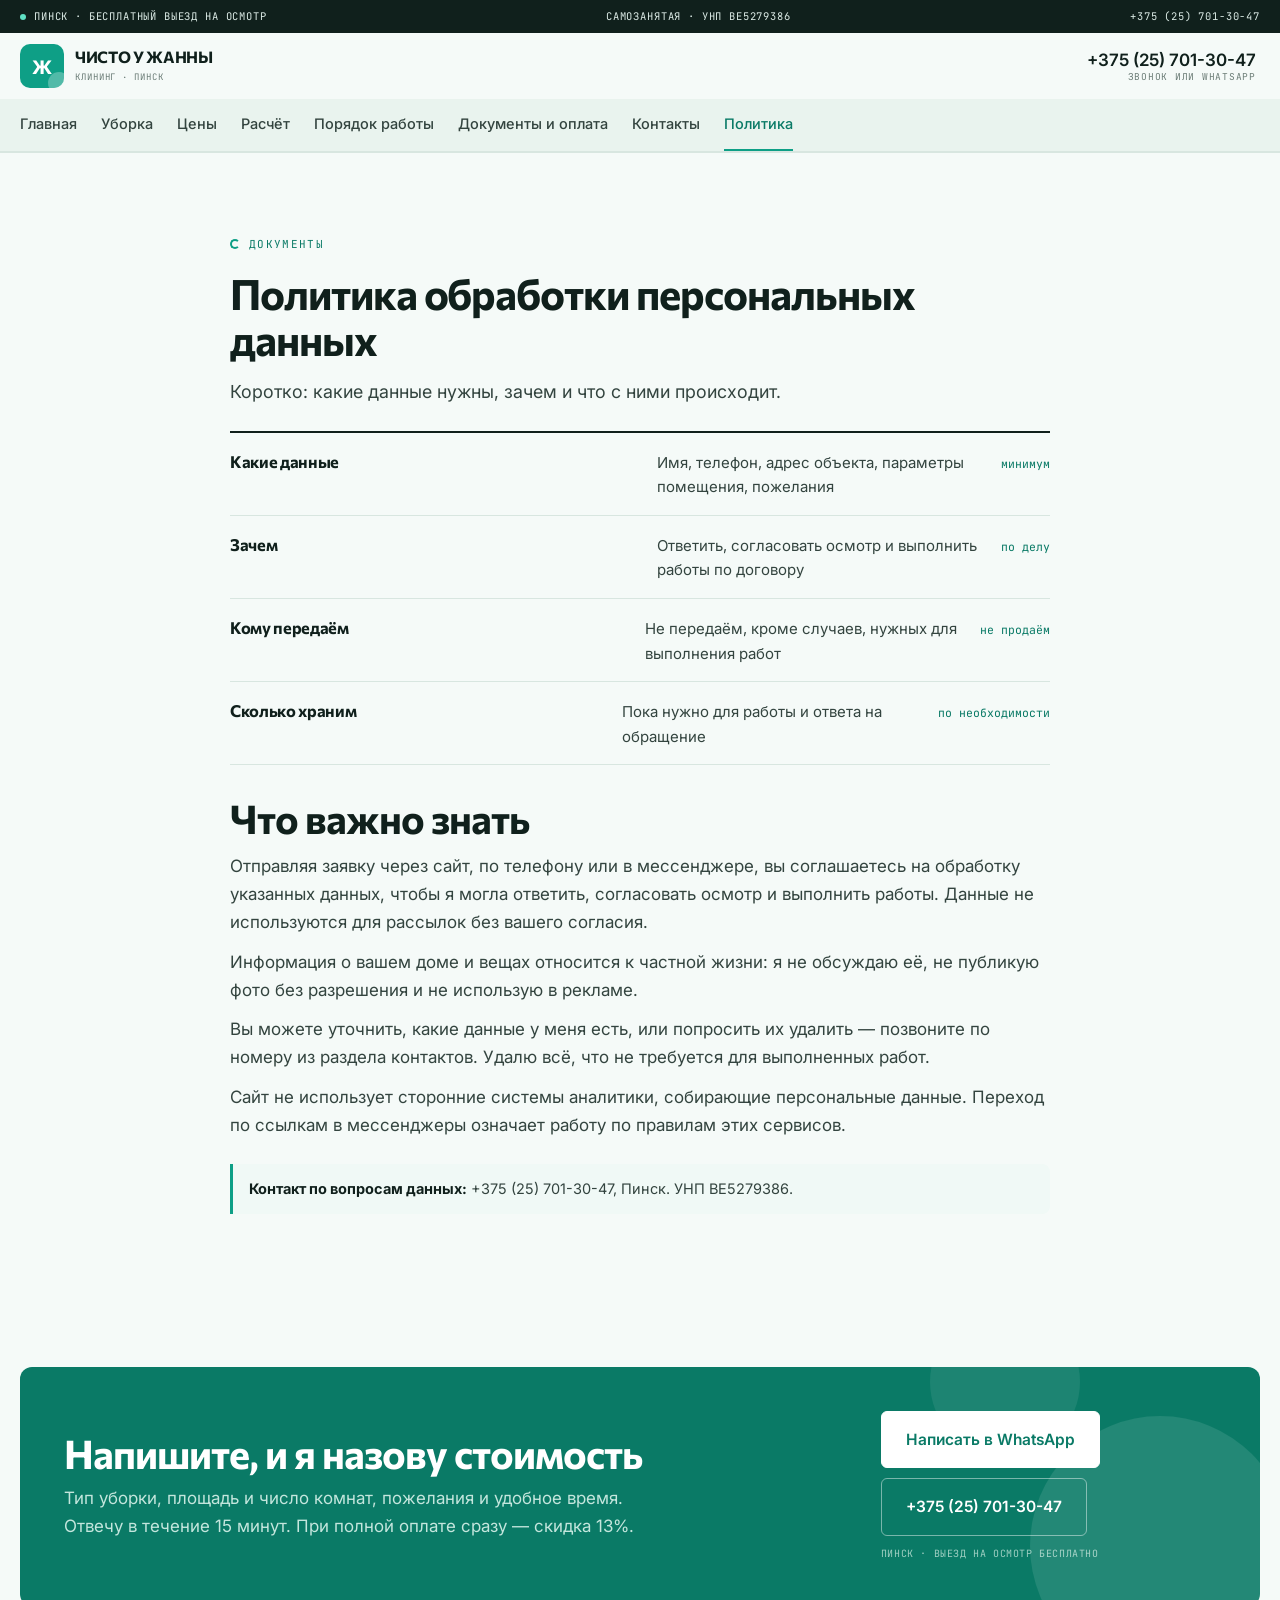
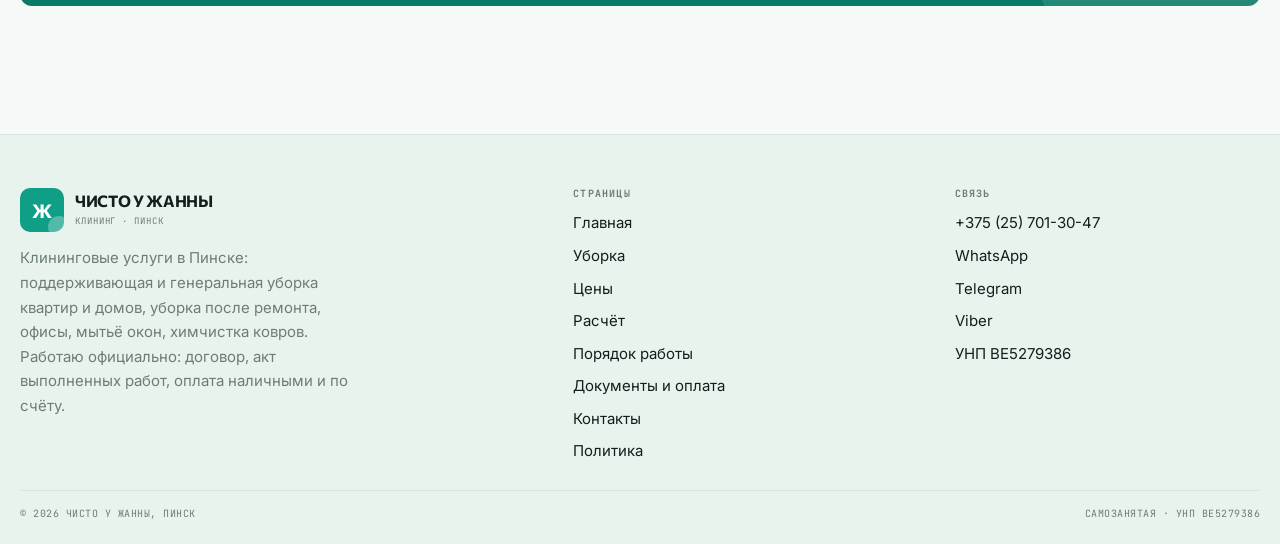
<file: politika.html>
<!DOCTYPE html>
<html lang="ru">
<head>
<meta charset="utf-8">
<meta name="viewport" content="width=device-width,initial-scale=1">
<title>Политика обработки персональных данных — ЧИСТО У ЖАННЫ</title>
<meta name="description" content="Как обрабатываются персональные данные, полученные через сайт и мессенджеры.">
<link rel="icon" href="assets/img/favicon.svg" type="image/svg+xml">
<meta property="og:title" content="Политика обработки персональных данных — ЧИСТО У ЖАННЫ">
<meta property="og:description" content="Как обрабатываются персональные данные, полученные через сайт и мессенджеры.">
<meta property="og:type" content="website">
<style>
:root{--paper:#F5FAF8;--ink:#10201C;--mint:#0E9F86;--mint-d:#0A7A66;--line:#D8E6E0;--line2:#BFD5CD;--white:#FFFFFF;--wrap:1240px}
*,*::before,*::after{box-sizing:border-box}
body{margin:0;background:var(--paper);color:var(--ink);font-family:'Inter',system-ui,sans-serif;font-size:17px;line-height:1.64}
img{max-width:100%;height:auto;display:block}
h1,h2,h3{font-family:'Commissioner',system-ui,sans-serif;font-weight:700;margin:0;line-height:1.1;letter-spacing:-.025em}
a{color:inherit;text-decoration:none}
.wrap{width:min(var(--wrap),calc(100% - 40px));margin-inline:auto}
@media(max-width:600px){.wrap{width:calc(100% - 26px)}}
.topbar{background:var(--ink);color:#DCEBE6}
.topbar__in{display:flex;justify-content:space-between;gap:12px;flex-wrap:wrap;padding:8px 0}
.hdr{position:sticky;top:0;z-index:60;background:rgba(245,250,248,.96);border-bottom:1px solid var(--line)}
.hdr__in{display:flex;align-items:center;gap:12px;padding:11px 0}
.logo{display:flex;align-items:center;gap:11px;margin-right:auto}
.logo__mk{width:44px;height:44px;flex:none;border-radius:10px;background:var(--mint);display:grid;place-items:center}
.logo__mk span{font-family:'Commissioner',sans-serif;font-weight:700;font-size:19px;color:#fff;line-height:1}
.logo__t b{display:block;font-family:'Commissioner',sans-serif;font-weight:700;font-size:15px;line-height:1.2}
.logo__t span{display:block;font-size:9px;letter-spacing:.1em;text-transform:uppercase;color:#6C7D77}
.burger{display:none;width:46px;height:46px;align-items:center;justify-content:center;flex-direction:column;gap:5px;background:transparent;border:1px solid var(--line2);border-radius:6px}
.burger i{display:block;width:20px;height:1.8px;background:var(--ink)}
@media(max-width:1099px){.burger{display:flex}}
.strip{background:#E9F3EE;border-bottom:1px solid var(--line);display:none}
@media(min-width:1100px){.strip{display:block}}
.strip__in{display:flex;gap:22px;overflow-x:auto;padding:0}
.strip a{padding:13px 0;font-size:14.5px;border-bottom:2px solid transparent;white-space:nowrap}
.strip a[aria-current]{color:var(--mint-d);border-bottom-color:var(--mint)}
.hero{position:relative;min-height:clamp(500px,72vh,760px);display:flex;align-items:flex-end;overflow:hidden;border-bottom:1px solid var(--line)}
.hero__bg{position:absolute;inset:0;z-index:-2}
.hero__bg img{width:100%;height:100%;object-fit:cover}
.hero::before{content:"";position:absolute;inset:0;z-index:-1;background:linear-gradient(96deg,rgba(245,250,248,.98),rgba(245,250,248,.95) 38%,rgba(245,250,248,.46) 63%,rgba(245,250,248,.02) 94%)}
.hero__in{padding:clamp(26px,4vw,54px) 0 clamp(20px,3vw,34px);min-width:0}
.hero h1{font-size:clamp(30px,4.4vw,54px);max-width:20ch;margin-top:14px}
.btn{display:inline-flex;align-items:center;justify-content:center;gap:8px;padding:15px 23px;border-radius:6px;border:1px solid var(--mint);background:var(--mint);color:#fff;font-weight:600;font-size:15.5px}
.btn--ghost{background:transparent;color:var(--ink);border-color:var(--line2)}
.kick{display:inline-flex;align-items:center;gap:9px;font-size:11px;letter-spacing:.12em;text-transform:uppercase;color:var(--mint-d)}
.band{padding:clamp(38px,6vw,78px) 0;border-bottom:1px solid var(--line)}
.drawer{position:fixed;inset:0;z-index:120;background:rgba(16,32,28,.55);opacity:0;pointer-events:none;transition:opacity .2s}
.drawer[data-open="true"]{opacity:1;pointer-events:auto}
.drawer__inner{width:min(400px,100%);height:100%;margin-left:auto;background:#fff;padding:20px;overflow-y:auto;display:flex;flex-direction:column;gap:4px}
body.is-locked{overflow:hidden}
[hidden]{display:none !important}
.fbar{position:fixed;left:0;right:0;bottom:0;z-index:70;display:none;grid-template-columns:repeat(4,1fr);background:var(--ink)}
@media(max-width:1099px){.fbar{display:grid}body{padding-bottom:58px}}
.fbar a{display:flex;flex-direction:column;align-items:center;gap:3px;padding:9px 2px;color:#DCEBE6;font-size:9px;letter-spacing:.05em;text-transform:uppercase}
.fbar a:first-child{background:var(--mint);color:#fff}
</style>
<link rel="preconnect" href="https://fonts.googleapis.com">
<link rel="preconnect" href="https://fonts.gstatic.com" crossorigin>
<link rel="stylesheet" href="https://fonts.googleapis.com/css2?family=Commissioner:wght@500;600;700&family=Inter:wght@400;500;600&family=JetBrains+Mono:wght@400;500&display=swap">
<link rel="stylesheet" href="assets/css/site.v1.css">
</head>
<body>
<a class="skip" href="#main">К содержанию</a>
<div class="topbar"><div class="wrap topbar__in"><span><i class="dot"></i>Пинск · бесплатный выезд на осмотр</span><span>самозанятая · УНП BE5279386</span><a href="tel:+375257013047">+375 (25) 701-30-47</a></div></div><header class="hdr"><div class="wrap hdr__in"><a class="logo" href="index.html"><span class="logo__mk"><span>Ж</span></span><span class="logo__t"><b>ЧИСТО У ЖАННЫ</b><span>клининг · Пинск</span></span></a><div class="hdr__tel"><b><a href="tel:+375257013047">+375 (25) 701-30-47</a></b><span>звонок или WhatsApp</span></div><button class="burger" id="burger" aria-label="Меню" aria-expanded="false" aria-controls="drawer"><i></i><i></i></button></div><nav class="strip" aria-label="Страницы"><div class="wrap strip__in"><a href="index.html">Главная</a><a href="uslugi.html">Уборка</a><a href="ceny.html">Цены</a><a href="raschet.html">Расчёт</a><a href="poryadok.html">Порядок работы</a><a href="dokumenty.html">Документы и оплата</a><a href="kontakty.html">Контакты</a><a href="politika.html" aria-current="page">Политика</a></div></nav></header>
<main id="main">
<section class="band"><div class="wrap" style="max-width:820px"><span class="kick">Документы</span><h1 style="margin-top:12px;font-size:clamp(24px,3.6vw,42px)">Политика обработки персональных данных</h1><p class="lead" style="margin-top:16px">Коротко: какие данные нужны, зачем и что с ними происходит.</p><div class="facts mt24"><div class="facts__row"><b>Какие данные</b><span>Имя, телефон, адрес объекта, параметры помещения, пожелания</span><em>минимум</em></div><div class="facts__row"><b>Зачем</b><span>Ответить, согласовать осмотр и выполнить работы по договору</span><em>по делу</em></div><div class="facts__row"><b>Кому передаём</b><span>Не передаём, кроме случаев, нужных для выполнения работ</span><em>не продаём</em></div><div class="facts__row"><b>Сколько храним</b><span>Пока нужно для работы и ответа на обращение</span><em>по необходимости</em></div></div><h2 style="margin-top:32px">Что важно знать</h2><p style="margin-top:12px;color:#33443F">Отправляя заявку через сайт, по телефону или в мессенджере, вы соглашаетесь на обработку указанных данных, чтобы я могла ответить, согласовать осмотр и выполнить работы. Данные не используются для рассылок без вашего согласия.</p><p style="margin-top:12px;color:#33443F">Информация о вашем доме и вещах относится к частной жизни: я не обсуждаю её, не публикую фото без разрешения и не использую в рекламе.</p><p style="margin-top:12px;color:#33443F">Вы можете уточнить, какие данные у меня есть, или попросить их удалить — позвоните по номеру из раздела контактов. Удалю всё, что не требуется для выполненных работ.</p><p style="margin-top:12px;color:#33443F">Сайт не использует сторонние системы аналитики, собирающие персональные данные. Переход по ссылкам в мессенджеры означает работу по правилам этих сервисов.</p><div class="note mt24"><b>Контакт по вопросам данных:</b> +375 (25) 701-30-47, Пинск. УНП BE5279386.</div></div></section></main>
<section class="band" style="border-bottom:0"><div class="wrap"><div class="cta"><div><h2>Напишите, и я назову стоимость</h2><p>Тип уборки, площадь и число комнат, пожелания и удобное время. Отвечу в течение 15 минут. При полной оплате сразу — скидка 13%.</p></div><div class="cta__act"><a class="btn" href="https://wa.me/375257013047" target="_blank" rel="noopener">Написать в WhatsApp</a><a class="btn btn--ghost" href="tel:+375257013047">+375 (25) 701-30-47</a><small>Пинск · выезд на осмотр бесплатно</small></div></div></div></section>
<footer class="foot"><div class="wrap"><div class="foot__grid"><div><a class="logo" href="index.html"><span class="logo__mk"><span>Ж</span></span><span class="logo__t"><b>ЧИСТО У ЖАННЫ</b><span>клининг · Пинск</span></span></a><p style="margin-top:14px;color:#6C7D77;font-size:15px;max-width:38ch">Клининговые услуги в Пинске: поддерживающая и генеральная уборка квартир и домов, уборка после ремонта, офисы, мытьё окон, химчистка ковров. Работаю официально: договор, акт выполненных работ, оплата наличными и по счёту.</p></div><div><h4>Страницы</h4><ul><li><a href="index.html">Главная</a></li><li><a href="uslugi.html">Уборка</a></li><li><a href="ceny.html">Цены</a></li><li><a href="raschet.html">Расчёт</a></li><li><a href="poryadok.html">Порядок работы</a></li><li><a href="dokumenty.html">Документы и оплата</a></li><li><a href="kontakty.html">Контакты</a></li><li><a href="politika.html">Политика</a></li></ul></div><div><h4>Связь</h4><ul><li><a href="tel:+375257013047">+375 (25) 701-30-47</a></li><li><a href="https://wa.me/375257013047" target="_blank" rel="noopener">WhatsApp</a></li><li><a href="https://t.me/+375257013047" target="_blank" rel="noopener">Telegram</a></li><li><a href="viber://chat?number=%2B375257013047">Viber</a></li><li>УНП BE5279386</li></ul></div></div><div class="foot__bottom"><span>© 2026 ЧИСТО У ЖАННЫ, Пинск</span><span>самозанятая · УНП BE5279386</span></div></div></footer>
<div class="fbar" aria-label="Быстрая связь"><a href="tel:+375257013047"><svg viewBox="0 0 24 24"><path d="M6.6 3.5l3 3-2 2.4a12 12 0 005.5 5.5l2.4-2 3 3-2 2.6c-1.2 1.4-3 1.7-4.6 1A16.5 16.5 0 013.4 8.1c-.7-1.6-.4-3.4 1-4.6z"/></svg>Позвонить</a><a href="https://wa.me/375257013047" target="_blank" rel="noopener"><svg viewBox="0 0 24 24"><path d="M3 21l1.7-5A8.6 8.6 0 013.4 11a8.6 8.6 0 118.6 8.6 8.9 8.9 0 01-4.4-1.2z"/><path d="M8.6 8.2c.3-.6.5-.6.9-.6h.7c.2 0 .5 0 .7.5l.8 1.9c.1.3 0 .5-.1.7l-.5.6c-.2.2-.2.4-.1.6a6 6 0 002.8 2.4c.3.1.5.1.7-.1l.7-.8c.2-.2.4-.2.6-.1l1.8.9c.3.1.4.3.4.5v.6c0 .7-.5 1.4-1.2 1.6-.6.2-1.4.3-2.3 0a10 10 0 01-3.6-2.2 9.4 9.4 0 01-1.9-3c-.2-.8-.1-1.6.1-2.1z"/></svg>WhatsApp</a><a href="https://t.me/+375257013047" target="_blank" rel="noopener"><svg viewBox="0 0 24 24"><path d="M21 4L3 11l5 1.8L10 19l3-3.4 4.6 3z"/><path d="M8 12.8L18 6l-7 8.6"/></svg>Telegram</a><a href="viber://chat?number=%2B375257013047"><svg viewBox="0 0 24 24"><path d="M12 3c5 0 8 3.2 8 7.6 0 4.5-3.2 7.4-8 7.4-.7 0-1.4 0-2-.2L6 21l.8-3.4A7.3 7.3 0 014 10.6C4 6.2 7 3 12 3z"/><path d="M9 8.5c1.2 3 2.4 4.2 5 5"/></svg>Viber</a></div>
<div class="drawer" id="drawer" data-open="false" role="dialog" aria-modal="true" aria-label="Меню"><div class="drawer__inner"><div class="drawer__top"><span class="mono">Меню</span><button class="drawer__x" id="drawerClose" aria-label="Закрыть меню">×</button></div><a class="dl" href="index.html">Главная<span>01</span></a><a class="dl" href="uslugi.html">Уборка<span>02</span></a><a class="dl" href="ceny.html">Цены<span>03</span></a><a class="dl" href="raschet.html">Расчёт<span>04</span></a><a class="dl" href="poryadok.html">Порядок работы<span>05</span></a><a class="dl" href="dokumenty.html">Документы и оплата<span>06</span></a><a class="dl" href="kontakty.html">Контакты<span>07</span></a><a class="dl" href="politika.html">Политика<span>08</span></a><div class="drawer__foot"><a class="btn" href="https://wa.me/375257013047" target="_blank" rel="noopener">WhatsApp</a><a class="btn btn--ghost" href="tel:+375257013047">+375 (25) 701-30-47</a></div></div></div>
<script src="assets/js/main.v1.js" defer></script>
</body>
</html>
</file>
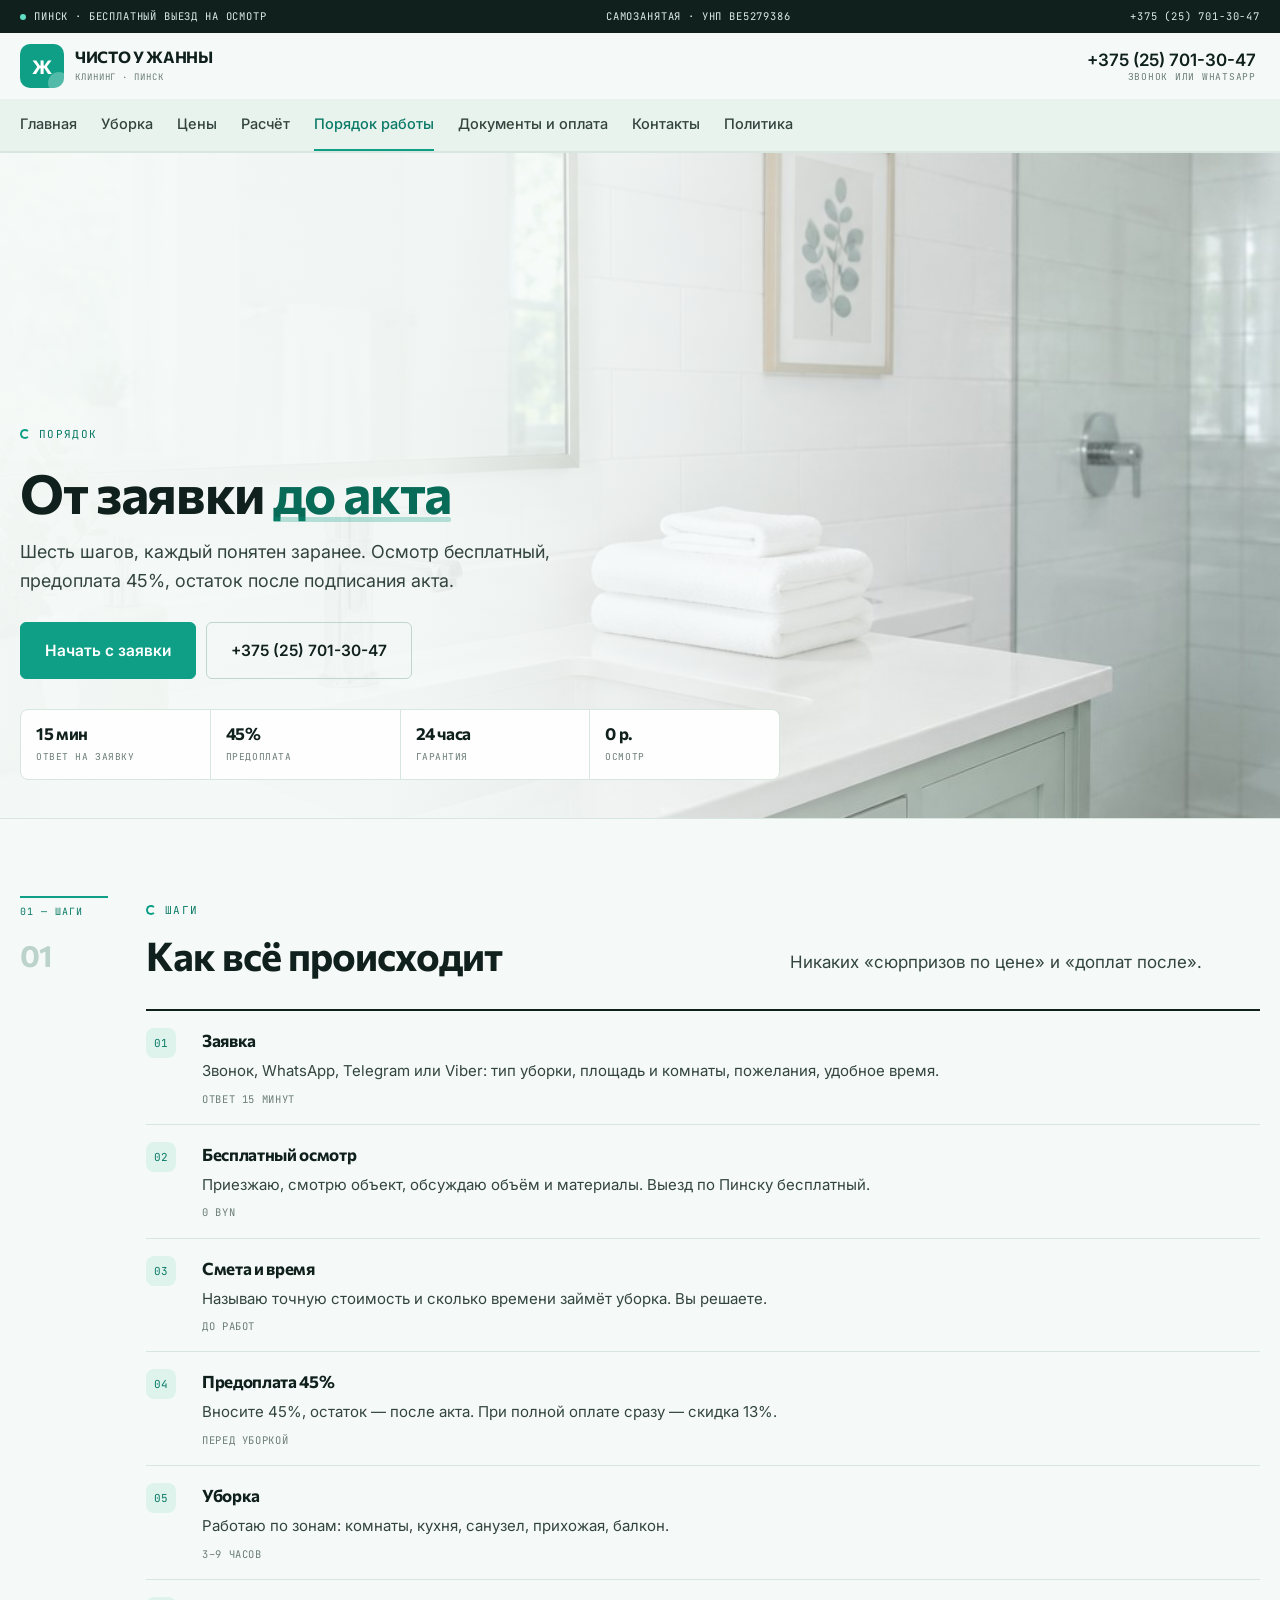
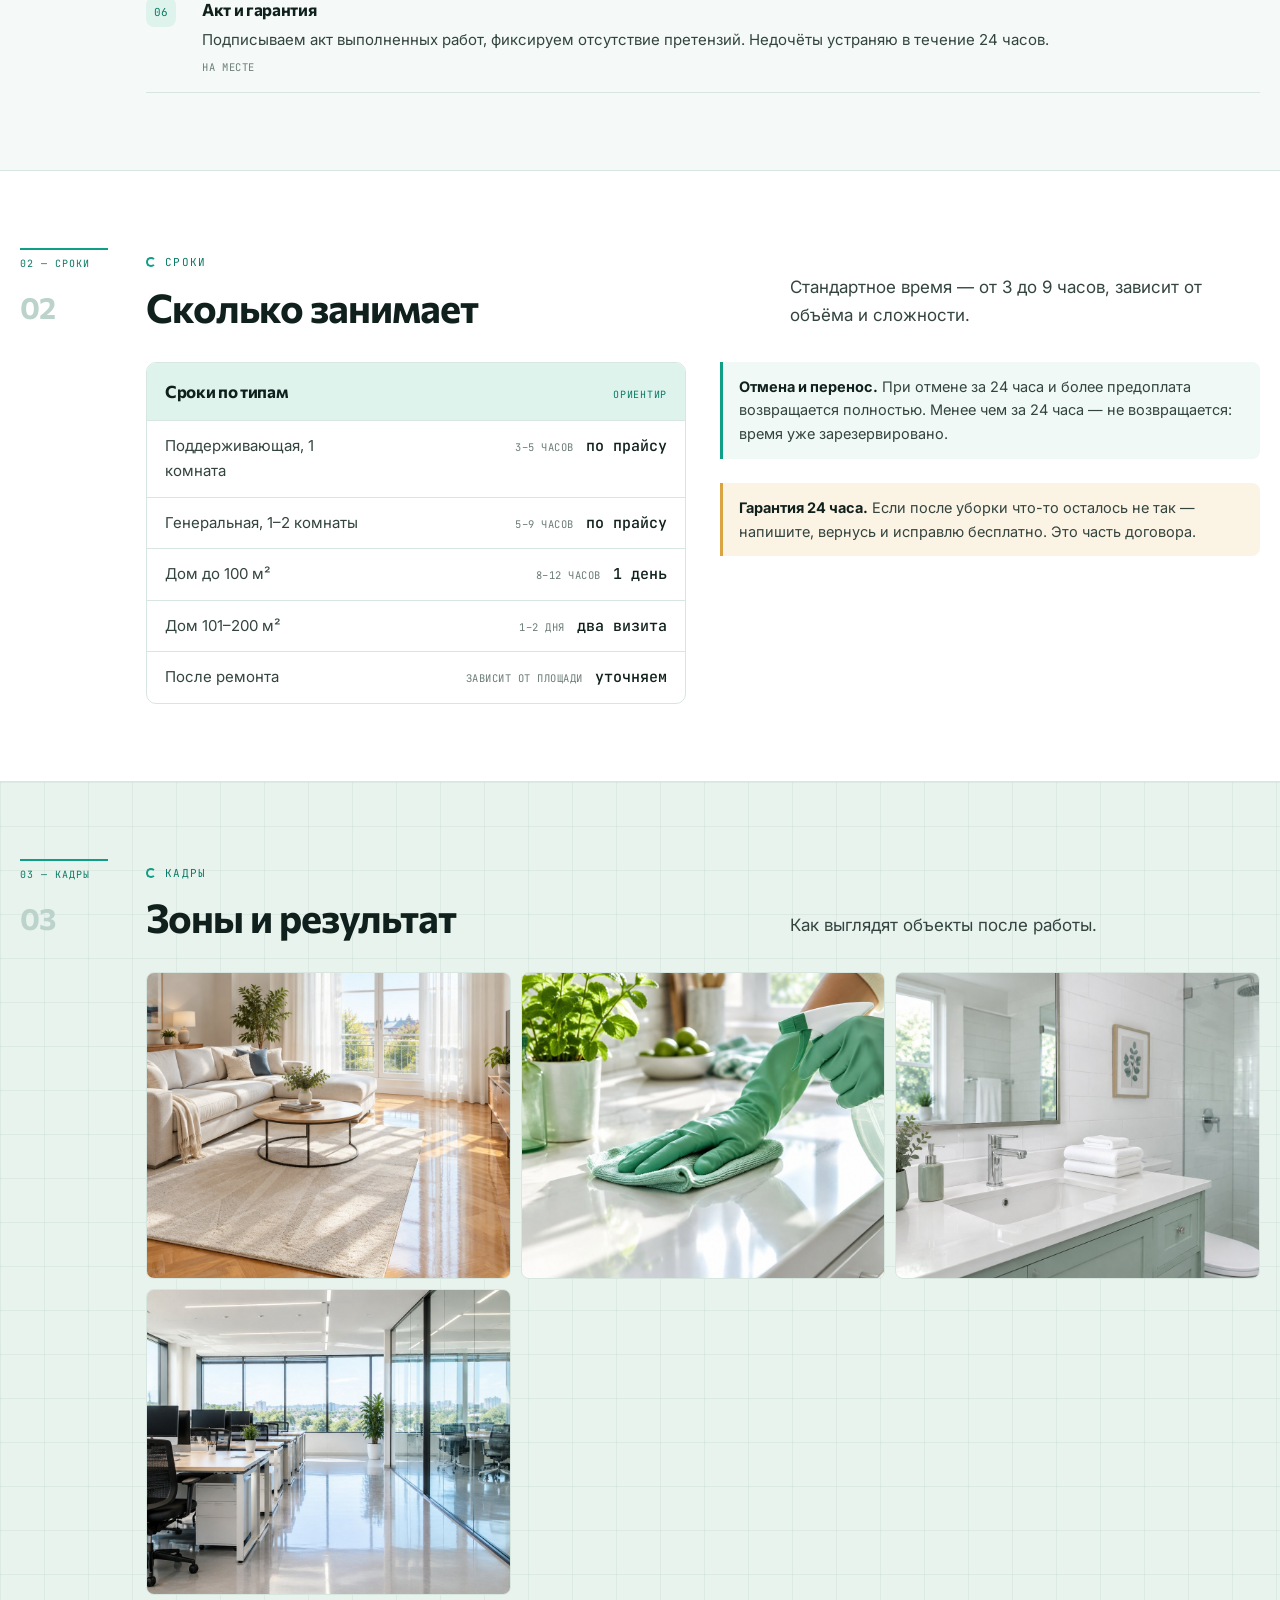
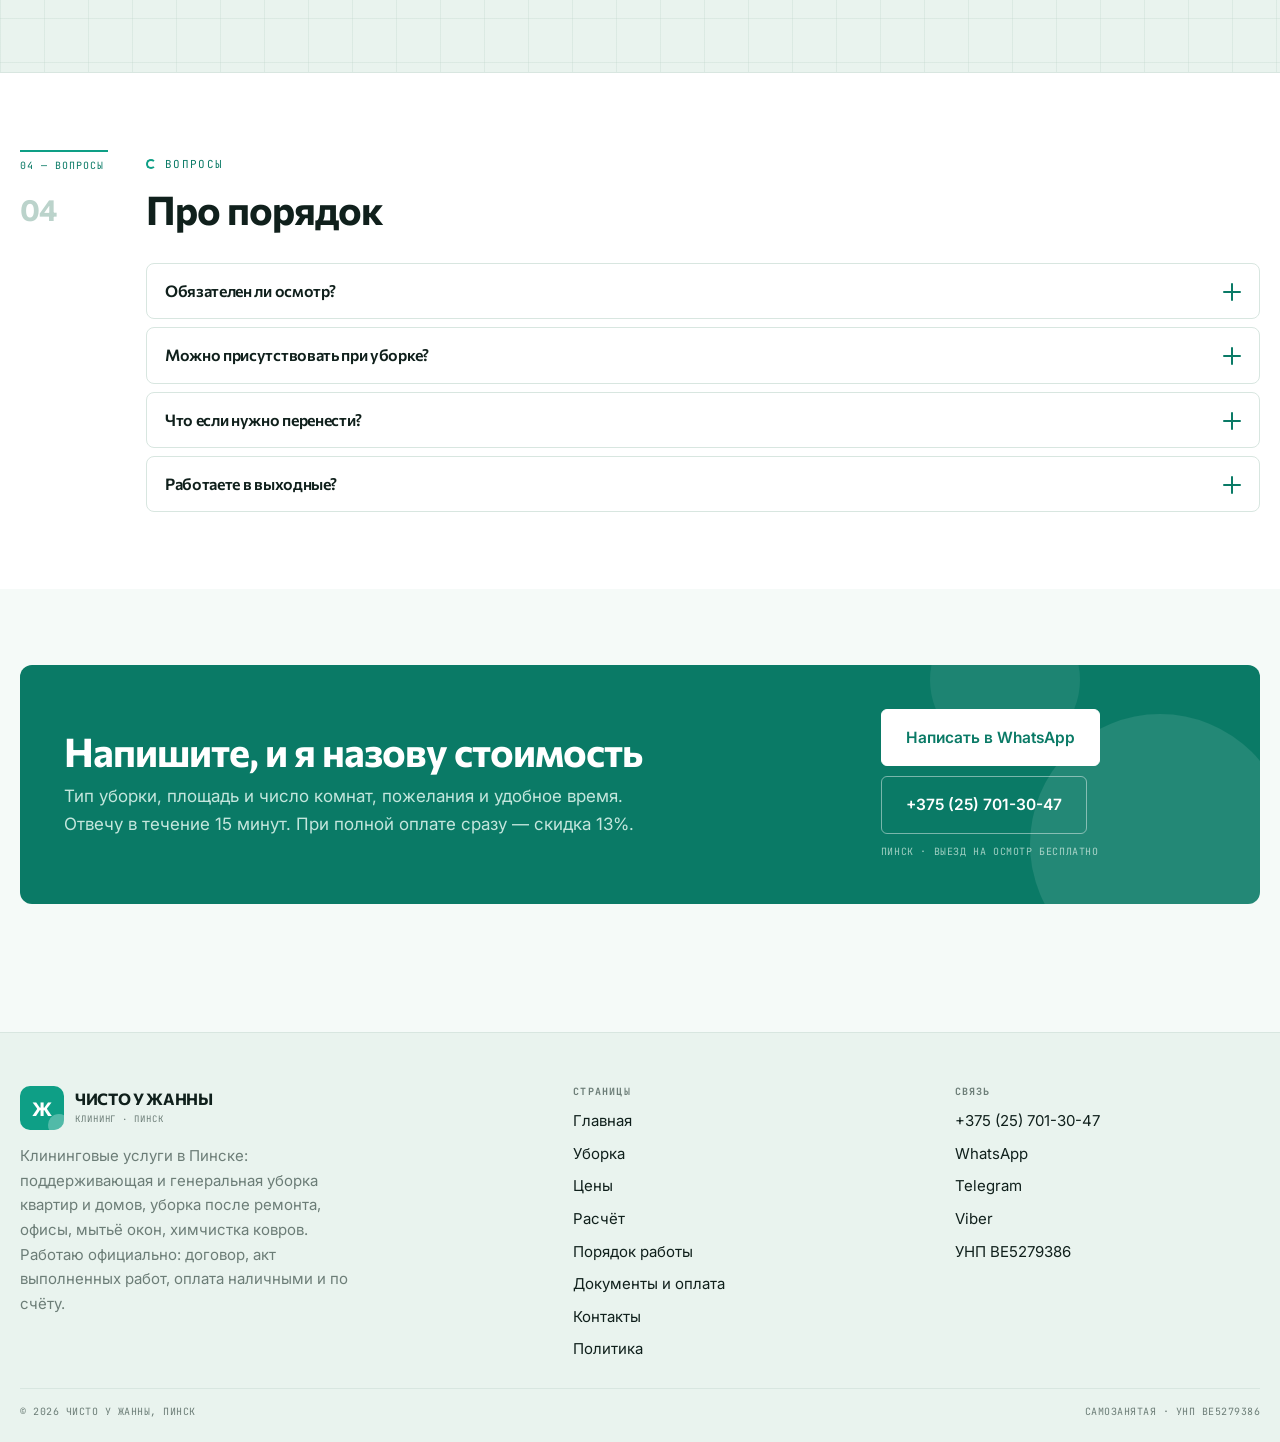
<file: poryadok.html>
<!DOCTYPE html>
<html lang="ru">
<head>
<meta charset="utf-8">
<meta name="viewport" content="width=device-width,initial-scale=1">
<title>Порядок работы: заявка, осмотр, уборка, акт — Пинск, ЧИСТО У ЖАННЫ</title>
<meta name="description" content="Как проходит уборка: заявка, бесплатный осмотр, предоплата 45%, уборка, акт выполненных работ, гарантия 24 часа. Пинск, официально.">
<link rel="icon" href="assets/img/favicon.svg" type="image/svg+xml">
<meta property="og:title" content="Порядок работы: заявка, осмотр, уборка, акт — Пинск, ЧИСТО У ЖАННЫ">
<meta property="og:description" content="Как проходит уборка: заявка, бесплатный осмотр, предоплата 45%, уборка, акт выполненных работ, гарантия 24 часа. Пинск, официально.">
<meta property="og:type" content="website">
<style>
:root{--paper:#F5FAF8;--ink:#10201C;--mint:#0E9F86;--mint-d:#0A7A66;--line:#D8E6E0;--line2:#BFD5CD;--white:#FFFFFF;--wrap:1240px}
*,*::before,*::after{box-sizing:border-box}
body{margin:0;background:var(--paper);color:var(--ink);font-family:'Inter',system-ui,sans-serif;font-size:17px;line-height:1.64}
img{max-width:100%;height:auto;display:block}
h1,h2,h3{font-family:'Commissioner',system-ui,sans-serif;font-weight:700;margin:0;line-height:1.1;letter-spacing:-.025em}
a{color:inherit;text-decoration:none}
.wrap{width:min(var(--wrap),calc(100% - 40px));margin-inline:auto}
@media(max-width:600px){.wrap{width:calc(100% - 26px)}}
.topbar{background:var(--ink);color:#DCEBE6}
.topbar__in{display:flex;justify-content:space-between;gap:12px;flex-wrap:wrap;padding:8px 0}
.hdr{position:sticky;top:0;z-index:60;background:rgba(245,250,248,.96);border-bottom:1px solid var(--line)}
.hdr__in{display:flex;align-items:center;gap:12px;padding:11px 0}
.logo{display:flex;align-items:center;gap:11px;margin-right:auto}
.logo__mk{width:44px;height:44px;flex:none;border-radius:10px;background:var(--mint);display:grid;place-items:center}
.logo__mk span{font-family:'Commissioner',sans-serif;font-weight:700;font-size:19px;color:#fff;line-height:1}
.logo__t b{display:block;font-family:'Commissioner',sans-serif;font-weight:700;font-size:15px;line-height:1.2}
.logo__t span{display:block;font-size:9px;letter-spacing:.1em;text-transform:uppercase;color:#6C7D77}
.burger{display:none;width:46px;height:46px;align-items:center;justify-content:center;flex-direction:column;gap:5px;background:transparent;border:1px solid var(--line2);border-radius:6px}
.burger i{display:block;width:20px;height:1.8px;background:var(--ink)}
@media(max-width:1099px){.burger{display:flex}}
.strip{background:#E9F3EE;border-bottom:1px solid var(--line);display:none}
@media(min-width:1100px){.strip{display:block}}
.strip__in{display:flex;gap:22px;overflow-x:auto;padding:0}
.strip a{padding:13px 0;font-size:14.5px;border-bottom:2px solid transparent;white-space:nowrap}
.strip a[aria-current]{color:var(--mint-d);border-bottom-color:var(--mint)}
.hero{position:relative;min-height:clamp(500px,72vh,760px);display:flex;align-items:flex-end;overflow:hidden;border-bottom:1px solid var(--line)}
.hero__bg{position:absolute;inset:0;z-index:-2}
.hero__bg img{width:100%;height:100%;object-fit:cover}
.hero::before{content:"";position:absolute;inset:0;z-index:-1;background:linear-gradient(96deg,rgba(245,250,248,.98),rgba(245,250,248,.95) 38%,rgba(245,250,248,.46) 63%,rgba(245,250,248,.02) 94%)}
.hero__in{padding:clamp(26px,4vw,54px) 0 clamp(20px,3vw,34px);min-width:0}
.hero h1{font-size:clamp(30px,4.4vw,54px);max-width:20ch;margin-top:14px}
.btn{display:inline-flex;align-items:center;justify-content:center;gap:8px;padding:15px 23px;border-radius:6px;border:1px solid var(--mint);background:var(--mint);color:#fff;font-weight:600;font-size:15.5px}
.btn--ghost{background:transparent;color:var(--ink);border-color:var(--line2)}
.kick{display:inline-flex;align-items:center;gap:9px;font-size:11px;letter-spacing:.12em;text-transform:uppercase;color:var(--mint-d)}
.band{padding:clamp(38px,6vw,78px) 0;border-bottom:1px solid var(--line)}
.drawer{position:fixed;inset:0;z-index:120;background:rgba(16,32,28,.55);opacity:0;pointer-events:none;transition:opacity .2s}
.drawer[data-open="true"]{opacity:1;pointer-events:auto}
.drawer__inner{width:min(400px,100%);height:100%;margin-left:auto;background:#fff;padding:20px;overflow-y:auto;display:flex;flex-direction:column;gap:4px}
body.is-locked{overflow:hidden}
[hidden]{display:none !important}
.fbar{position:fixed;left:0;right:0;bottom:0;z-index:70;display:none;grid-template-columns:repeat(4,1fr);background:var(--ink)}
@media(max-width:1099px){.fbar{display:grid}body{padding-bottom:58px}}
.fbar a{display:flex;flex-direction:column;align-items:center;gap:3px;padding:9px 2px;color:#DCEBE6;font-size:9px;letter-spacing:.05em;text-transform:uppercase}
.fbar a:first-child{background:var(--mint);color:#fff}
</style>
<link rel="preconnect" href="https://fonts.googleapis.com">
<link rel="preconnect" href="https://fonts.gstatic.com" crossorigin>
<link rel="stylesheet" href="https://fonts.googleapis.com/css2?family=Commissioner:wght@500;600;700&family=Inter:wght@400;500;600&family=JetBrains+Mono:wght@400;500&display=swap">
<link rel="stylesheet" href="assets/css/site.v1.css">
</head>
<body>
<a class="skip" href="#main">К содержанию</a>
<div class="topbar"><div class="wrap topbar__in"><span><i class="dot"></i>Пинск · бесплатный выезд на осмотр</span><span>самозанятая · УНП BE5279386</span><a href="tel:+375257013047">+375 (25) 701-30-47</a></div></div><header class="hdr"><div class="wrap hdr__in"><a class="logo" href="index.html"><span class="logo__mk"><span>Ж</span></span><span class="logo__t"><b>ЧИСТО У ЖАННЫ</b><span>клининг · Пинск</span></span></a><div class="hdr__tel"><b><a href="tel:+375257013047">+375 (25) 701-30-47</a></b><span>звонок или WhatsApp</span></div><button class="burger" id="burger" aria-label="Меню" aria-expanded="false" aria-controls="drawer"><i></i><i></i></button></div><nav class="strip" aria-label="Страницы"><div class="wrap strip__in"><a href="index.html">Главная</a><a href="uslugi.html">Уборка</a><a href="ceny.html">Цены</a><a href="raschet.html">Расчёт</a><a href="poryadok.html" aria-current="page">Порядок работы</a><a href="dokumenty.html">Документы и оплата</a><a href="kontakty.html">Контакты</a><a href="politika.html">Политика</a></div></nav></header>
<main id="main">
<section class="hero"><div class="hero__bg"><img src="assets/img/bath.jpg" alt="Чистый санузел после уборки" fetchpriority="high"></div><div class="wrap hero__in"><span class="kick">Порядок</span><h1>От заявки <em>до акта</em></h1><p class="lead">Шесть шагов, каждый понятен заранее. Осмотр бесплатный, предоплата 45%, остаток после подписания акта.</p><div class="hero__cta"><a class="btn" href="kontakty.html">Начать с заявки</a><a class="btn btn--ghost" href="tel:+375257013047">+375 (25) 701-30-47</a></div><div class="figs"><div><b>15 мин</b><span>ответ на заявку</span></div><div><b>45%</b><span>предоплата</span></div><div><b>24 часа</b><span>гарантия</span></div><div><b>0 р.</b><span>осмотр</span></div></div></div></section><section class="band "><div class="wrap"><div class="sect sect--side"><div class="sect__side"><span>01 — шаги</span><b>01</b></div><div class="sect__main"><div class="sect__head"><div><span class="kick">Шаги</span><h2>Как всё происходит</h2></div><p>Никаких «сюрпризов по цене» и «доплат после».</p></div><div class="steps"><div class="step"><span class="step__n">01</span><div><b>Заявка</b><p>Звонок, WhatsApp, Telegram или Viber: тип уборки, площадь и комнаты, пожелания, удобное время.</p><em>ответ 15 минут</em></div></div><div class="step"><span class="step__n">02</span><div><b>Бесплатный осмотр</b><p>Приезжаю, смотрю объект, обсуждаю объём и материалы. Выезд по Пинску бесплатный.</p><em>0 BYN</em></div></div><div class="step"><span class="step__n">03</span><div><b>Смета и время</b><p>Называю точную стоимость и сколько времени займёт уборка. Вы решаете.</p><em>до работ</em></div></div><div class="step"><span class="step__n">04</span><div><b>Предоплата 45%</b><p>Вносите 45%, остаток — после акта. При полной оплате сразу — скидка 13%.</p><em>перед уборкой</em></div></div><div class="step"><span class="step__n">05</span><div><b>Уборка</b><p>Работаю по зонам: комнаты, кухня, санузел, прихожая, балкон.</p><em>3–9 часов</em></div></div><div class="step"><span class="step__n">06</span><div><b>Акт и гарантия</b><p>Подписываем акт выполненных работ, фиксируем отсутствие претензий. Недочёты устраняю в течение 24 часов.</p><em>на месте</em></div></div></div></div></div></div></section><section class="band band--white"><div class="wrap"><div class="sect sect--side"><div class="sect__side"><span>02 — сроки</span><b>02</b></div><div class="sect__main"><div class="sect__head"><div><span class="kick">Сроки</span><h2>Сколько занимает</h2></div><p>Стандартное время — от 3 до 9 часов, зависит от объёма и сложности.</p></div><div class="split2"><div class="price"><div class="price__cap"><b>Сроки по типам</b><span>ориентир</span></div><div class="price__row"><span>Поддерживающая, 1 комната</span><em>3–5 часов</em><b>по прайсу</b></div><div class="price__row"><span>Генеральная, 1–2 комнаты</span><em>5–9 часов</em><b>по прайсу</b></div><div class="price__row"><span>Дом до 100 м²</span><em>8–12 часов</em><b>1 день</b></div><div class="price__row"><span>Дом 101–200 м²</span><em>1–2 дня</em><b>два визита</b></div><div class="price__row"><span>После ремонта</span><em>зависит от площади</em><b>уточняем</b></div></div><div><div class="note"><b>Отмена и перенос.</b> При отмене за 24 часа и более предоплата возвращается полностью. Менее чем за 24 часа — не возвращается: время уже зарезервировано.</div><div class="mt24"><div class="warn"><b>Гарантия 24 часа.</b> Если после уборки что-то осталось не так — напишите, вернусь и исправлю бесплатно. Это часть договора.</div></div></div></div></div></div></div></section><section class="band band--tile"><div class="wrap"><div class="sect sect--side"><div class="sect__side"><span>03 — кадры</span><b>03</b></div><div class="sect__main"><div class="sect__head"><div><span class="kick">Кадры</span><h2>Зоны и результат</h2></div><p>Как выглядят объекты после работы.</p></div><div class="gal"><figure><img src="assets/img/hero.jpg" alt="Гостиная" loading="lazy"><figcaption>Гостиная</figcaption></figure><figure><img src="assets/img/counter.jpg" alt="Кухня" loading="lazy"><figcaption>Кухня</figcaption></figure><figure><img src="assets/img/bath.jpg" alt="Санузел" loading="lazy"><figcaption>Санузел</figcaption></figure><figure><img src="assets/img/office.jpg" alt="Офис" loading="lazy"><figcaption>Офис</figcaption></figure></div></div></div></div></section><section class="band band--white"><div class="wrap"><div class="sect sect--side"><div class="sect__side"><span>04 — вопросы</span><b>04</b></div><div class="sect__main"><div class="sect__head"><div><span class="kick">Вопросы</span><h2>Про порядок</h2></div><p></p></div><div class="faq"><div class="faq__i" data-open="false"><button class="faq__q" type="button">Обязателен ли осмотр?<i></i></button><div class="faq__a"><p>Для точной цены — да, и он бесплатный. Если объект небольшой и всё понятно, можем договориться по фото.</p></div></div><div class="faq__i" data-open="false"><button class="faq__q" type="button">Можно присутствовать при уборке?<i></i></button><div class="faq__a"><p>Да, но не обязательно: многие уходят по делам и возвращаются к акту.</p></div></div><div class="faq__i" data-open="false"><button class="faq__q" type="button">Что если нужно перенести?<i></i></button><div class="faq__a"><p>Предупредите заранее — перенесём без потери предоплаты, если больше 24 часов.</p></div></div><div class="faq__i" data-open="false"><button class="faq__q" type="button">Работаете в выходные?<i></i></button><div class="faq__a"><p>Да, но выходные и праздники считаются с доплатой 20%, если это не ваш постоянный график.</p></div></div></div></div></div></div></section></main>
<section class="band" style="border-bottom:0"><div class="wrap"><div class="cta"><div><h2>Напишите, и я назову стоимость</h2><p>Тип уборки, площадь и число комнат, пожелания и удобное время. Отвечу в течение 15 минут. При полной оплате сразу — скидка 13%.</p></div><div class="cta__act"><a class="btn" href="https://wa.me/375257013047" target="_blank" rel="noopener">Написать в WhatsApp</a><a class="btn btn--ghost" href="tel:+375257013047">+375 (25) 701-30-47</a><small>Пинск · выезд на осмотр бесплатно</small></div></div></div></section>
<footer class="foot"><div class="wrap"><div class="foot__grid"><div><a class="logo" href="index.html"><span class="logo__mk"><span>Ж</span></span><span class="logo__t"><b>ЧИСТО У ЖАННЫ</b><span>клининг · Пинск</span></span></a><p style="margin-top:14px;color:#6C7D77;font-size:15px;max-width:38ch">Клининговые услуги в Пинске: поддерживающая и генеральная уборка квартир и домов, уборка после ремонта, офисы, мытьё окон, химчистка ковров. Работаю официально: договор, акт выполненных работ, оплата наличными и по счёту.</p></div><div><h4>Страницы</h4><ul><li><a href="index.html">Главная</a></li><li><a href="uslugi.html">Уборка</a></li><li><a href="ceny.html">Цены</a></li><li><a href="raschet.html">Расчёт</a></li><li><a href="poryadok.html">Порядок работы</a></li><li><a href="dokumenty.html">Документы и оплата</a></li><li><a href="kontakty.html">Контакты</a></li><li><a href="politika.html">Политика</a></li></ul></div><div><h4>Связь</h4><ul><li><a href="tel:+375257013047">+375 (25) 701-30-47</a></li><li><a href="https://wa.me/375257013047" target="_blank" rel="noopener">WhatsApp</a></li><li><a href="https://t.me/+375257013047" target="_blank" rel="noopener">Telegram</a></li><li><a href="viber://chat?number=%2B375257013047">Viber</a></li><li>УНП BE5279386</li></ul></div></div><div class="foot__bottom"><span>© 2026 ЧИСТО У ЖАННЫ, Пинск</span><span>самозанятая · УНП BE5279386</span></div></div></footer>
<div class="fbar" aria-label="Быстрая связь"><a href="tel:+375257013047"><svg viewBox="0 0 24 24"><path d="M6.6 3.5l3 3-2 2.4a12 12 0 005.5 5.5l2.4-2 3 3-2 2.6c-1.2 1.4-3 1.7-4.6 1A16.5 16.5 0 013.4 8.1c-.7-1.6-.4-3.4 1-4.6z"/></svg>Позвонить</a><a href="https://wa.me/375257013047" target="_blank" rel="noopener"><svg viewBox="0 0 24 24"><path d="M3 21l1.7-5A8.6 8.6 0 013.4 11a8.6 8.6 0 118.6 8.6 8.9 8.9 0 01-4.4-1.2z"/><path d="M8.6 8.2c.3-.6.5-.6.9-.6h.7c.2 0 .5 0 .7.5l.8 1.9c.1.3 0 .5-.1.7l-.5.6c-.2.2-.2.4-.1.6a6 6 0 002.8 2.4c.3.1.5.1.7-.1l.7-.8c.2-.2.4-.2.6-.1l1.8.9c.3.1.4.3.4.5v.6c0 .7-.5 1.4-1.2 1.6-.6.2-1.4.3-2.3 0a10 10 0 01-3.6-2.2 9.4 9.4 0 01-1.9-3c-.2-.8-.1-1.6.1-2.1z"/></svg>WhatsApp</a><a href="https://t.me/+375257013047" target="_blank" rel="noopener"><svg viewBox="0 0 24 24"><path d="M21 4L3 11l5 1.8L10 19l3-3.4 4.6 3z"/><path d="M8 12.8L18 6l-7 8.6"/></svg>Telegram</a><a href="viber://chat?number=%2B375257013047"><svg viewBox="0 0 24 24"><path d="M12 3c5 0 8 3.2 8 7.6 0 4.5-3.2 7.4-8 7.4-.7 0-1.4 0-2-.2L6 21l.8-3.4A7.3 7.3 0 014 10.6C4 6.2 7 3 12 3z"/><path d="M9 8.5c1.2 3 2.4 4.2 5 5"/></svg>Viber</a></div>
<div class="drawer" id="drawer" data-open="false" role="dialog" aria-modal="true" aria-label="Меню"><div class="drawer__inner"><div class="drawer__top"><span class="mono">Меню</span><button class="drawer__x" id="drawerClose" aria-label="Закрыть меню">×</button></div><a class="dl" href="index.html">Главная<span>01</span></a><a class="dl" href="uslugi.html">Уборка<span>02</span></a><a class="dl" href="ceny.html">Цены<span>03</span></a><a class="dl" href="raschet.html">Расчёт<span>04</span></a><a class="dl" href="poryadok.html">Порядок работы<span>05</span></a><a class="dl" href="dokumenty.html">Документы и оплата<span>06</span></a><a class="dl" href="kontakty.html">Контакты<span>07</span></a><a class="dl" href="politika.html">Политика<span>08</span></a><div class="drawer__foot"><a class="btn" href="https://wa.me/375257013047" target="_blank" rel="noopener">WhatsApp</a><a class="btn btn--ghost" href="tel:+375257013047">+375 (25) 701-30-47</a></div></div></div>
<script src="assets/js/main.v1.js" defer></script>
</body>
</html>
</file>
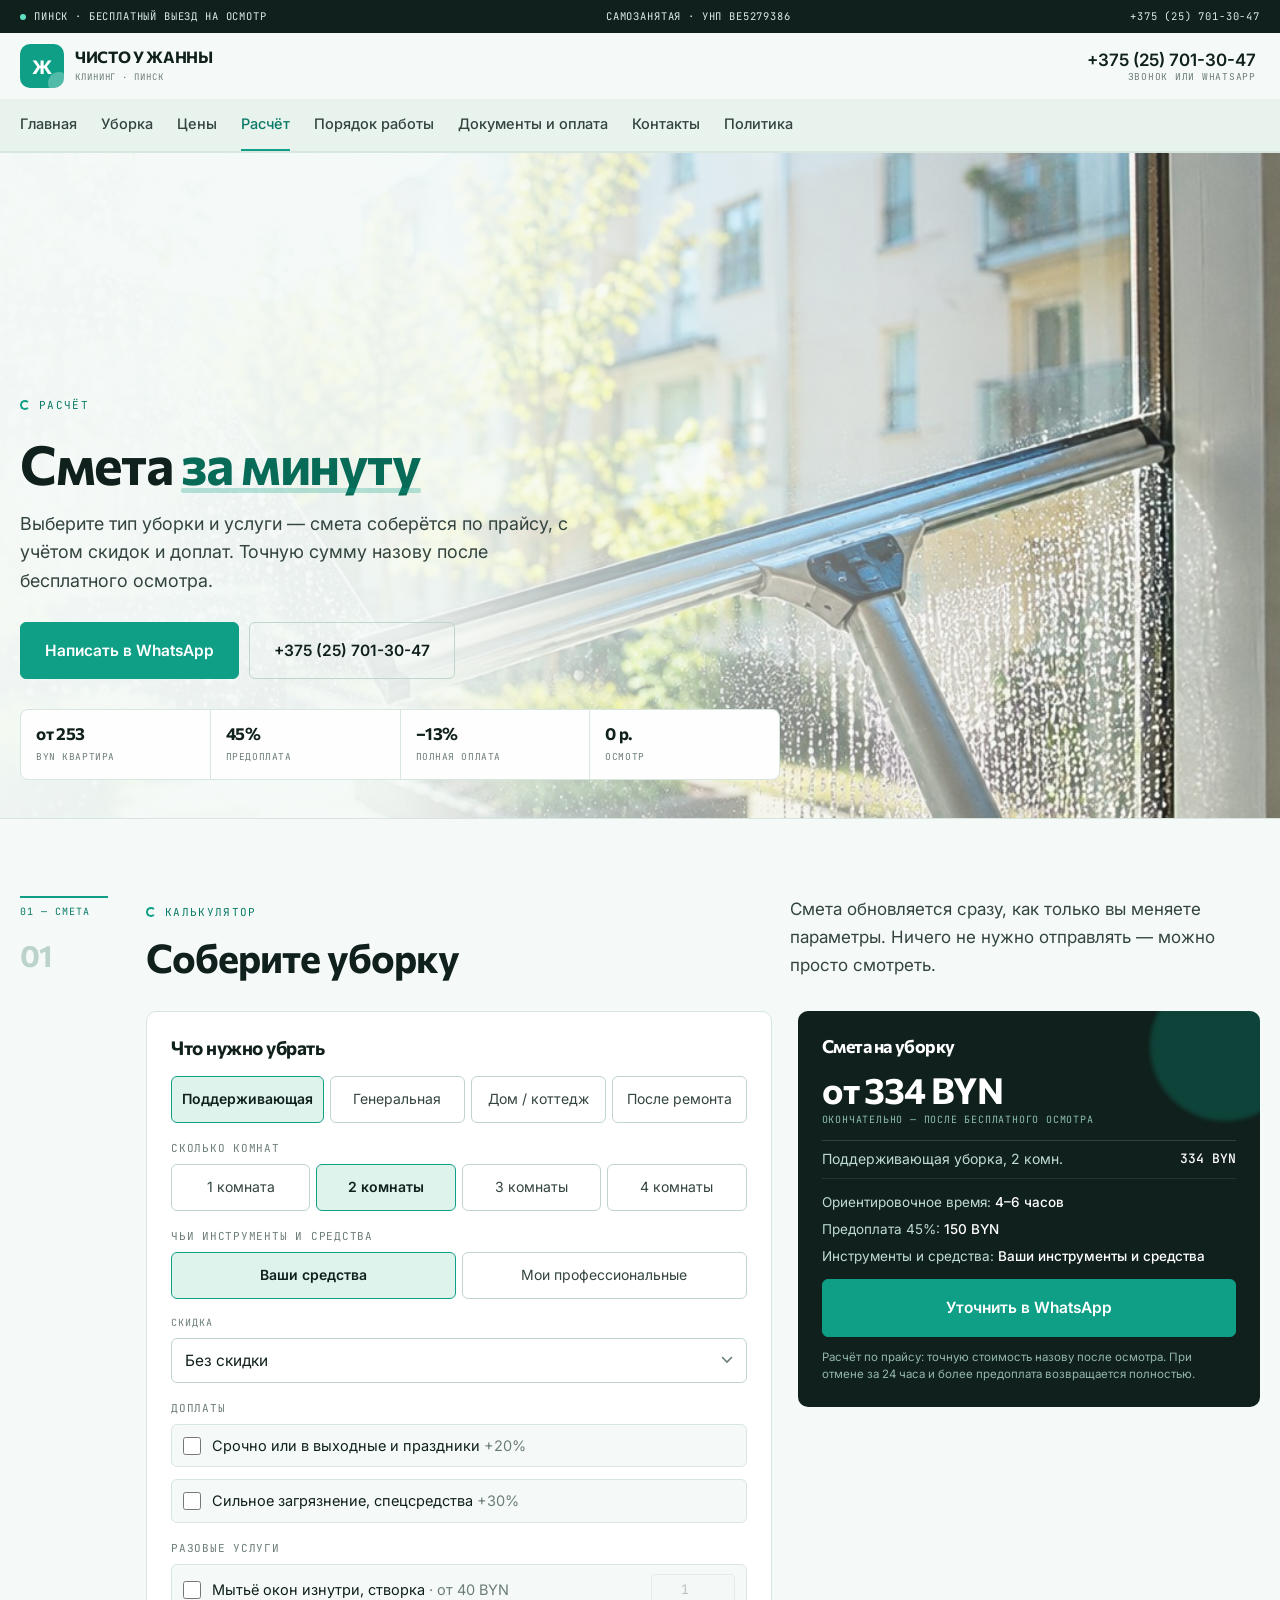
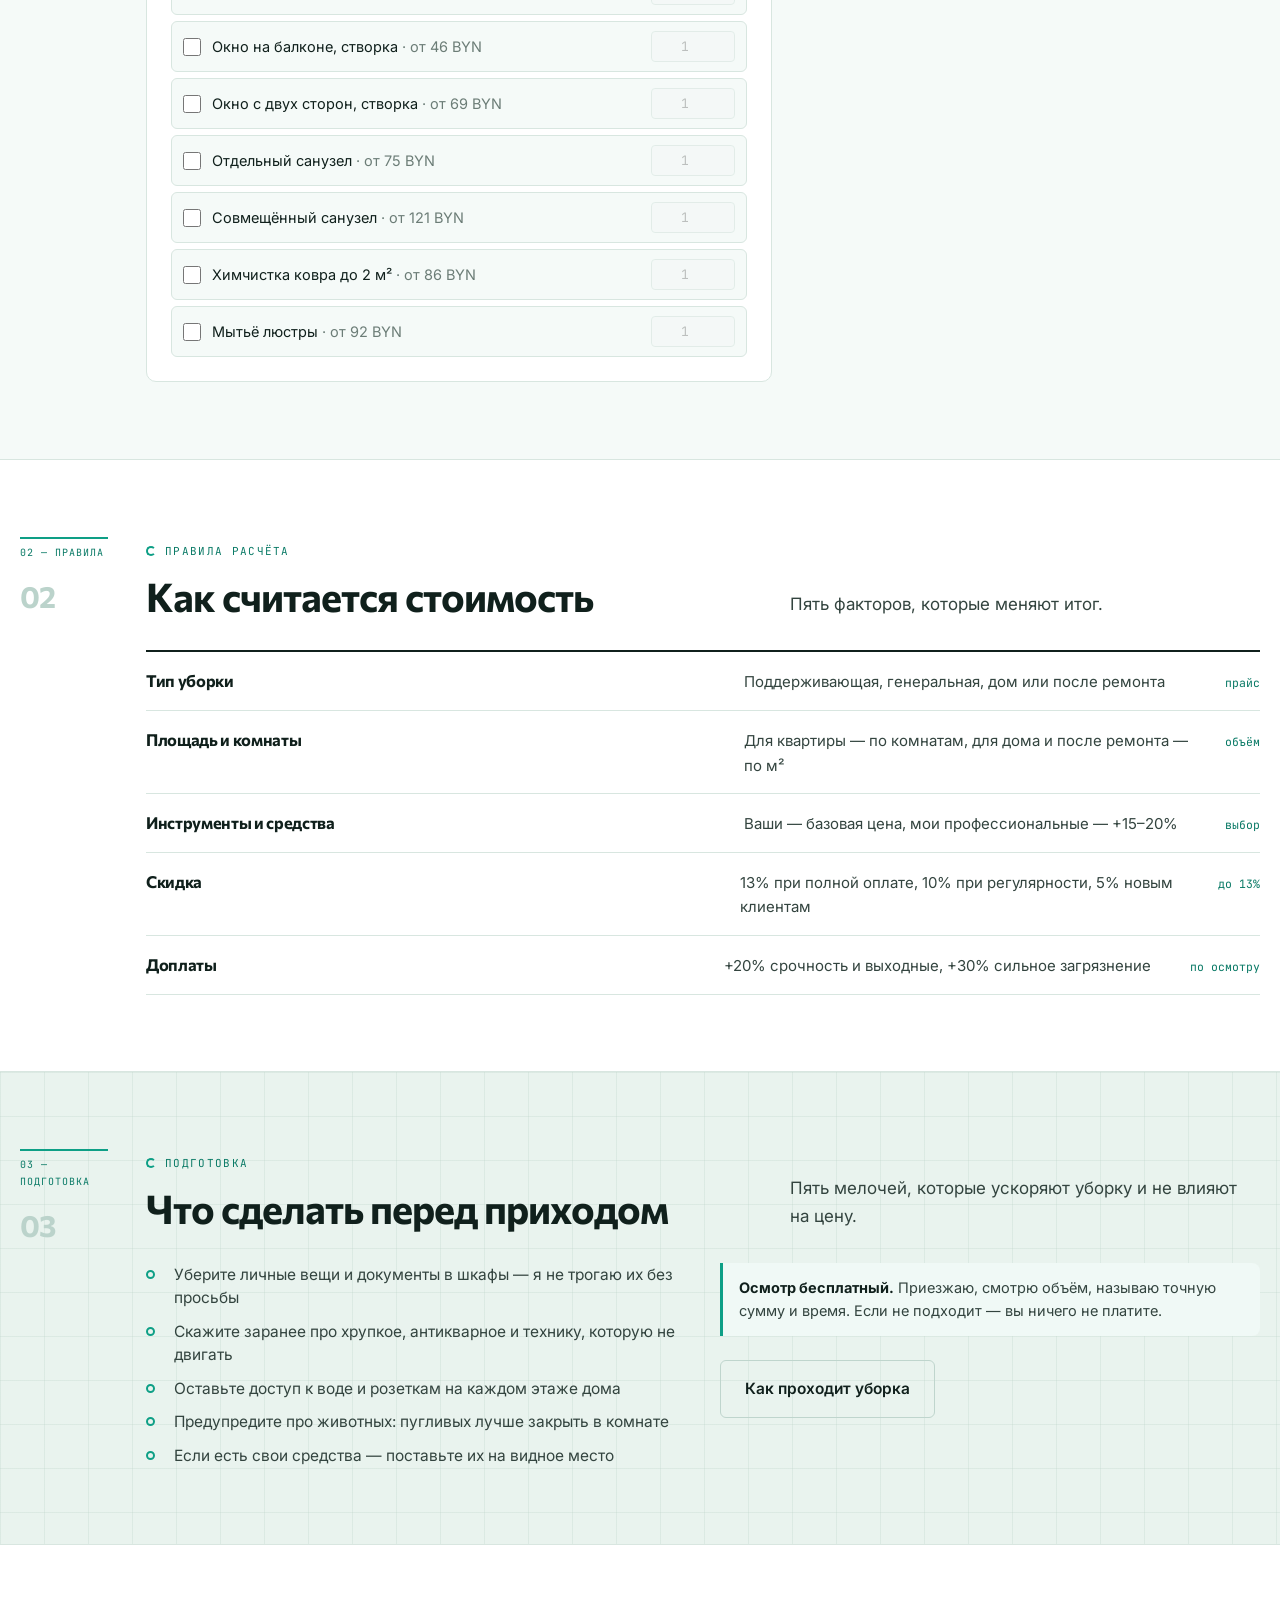
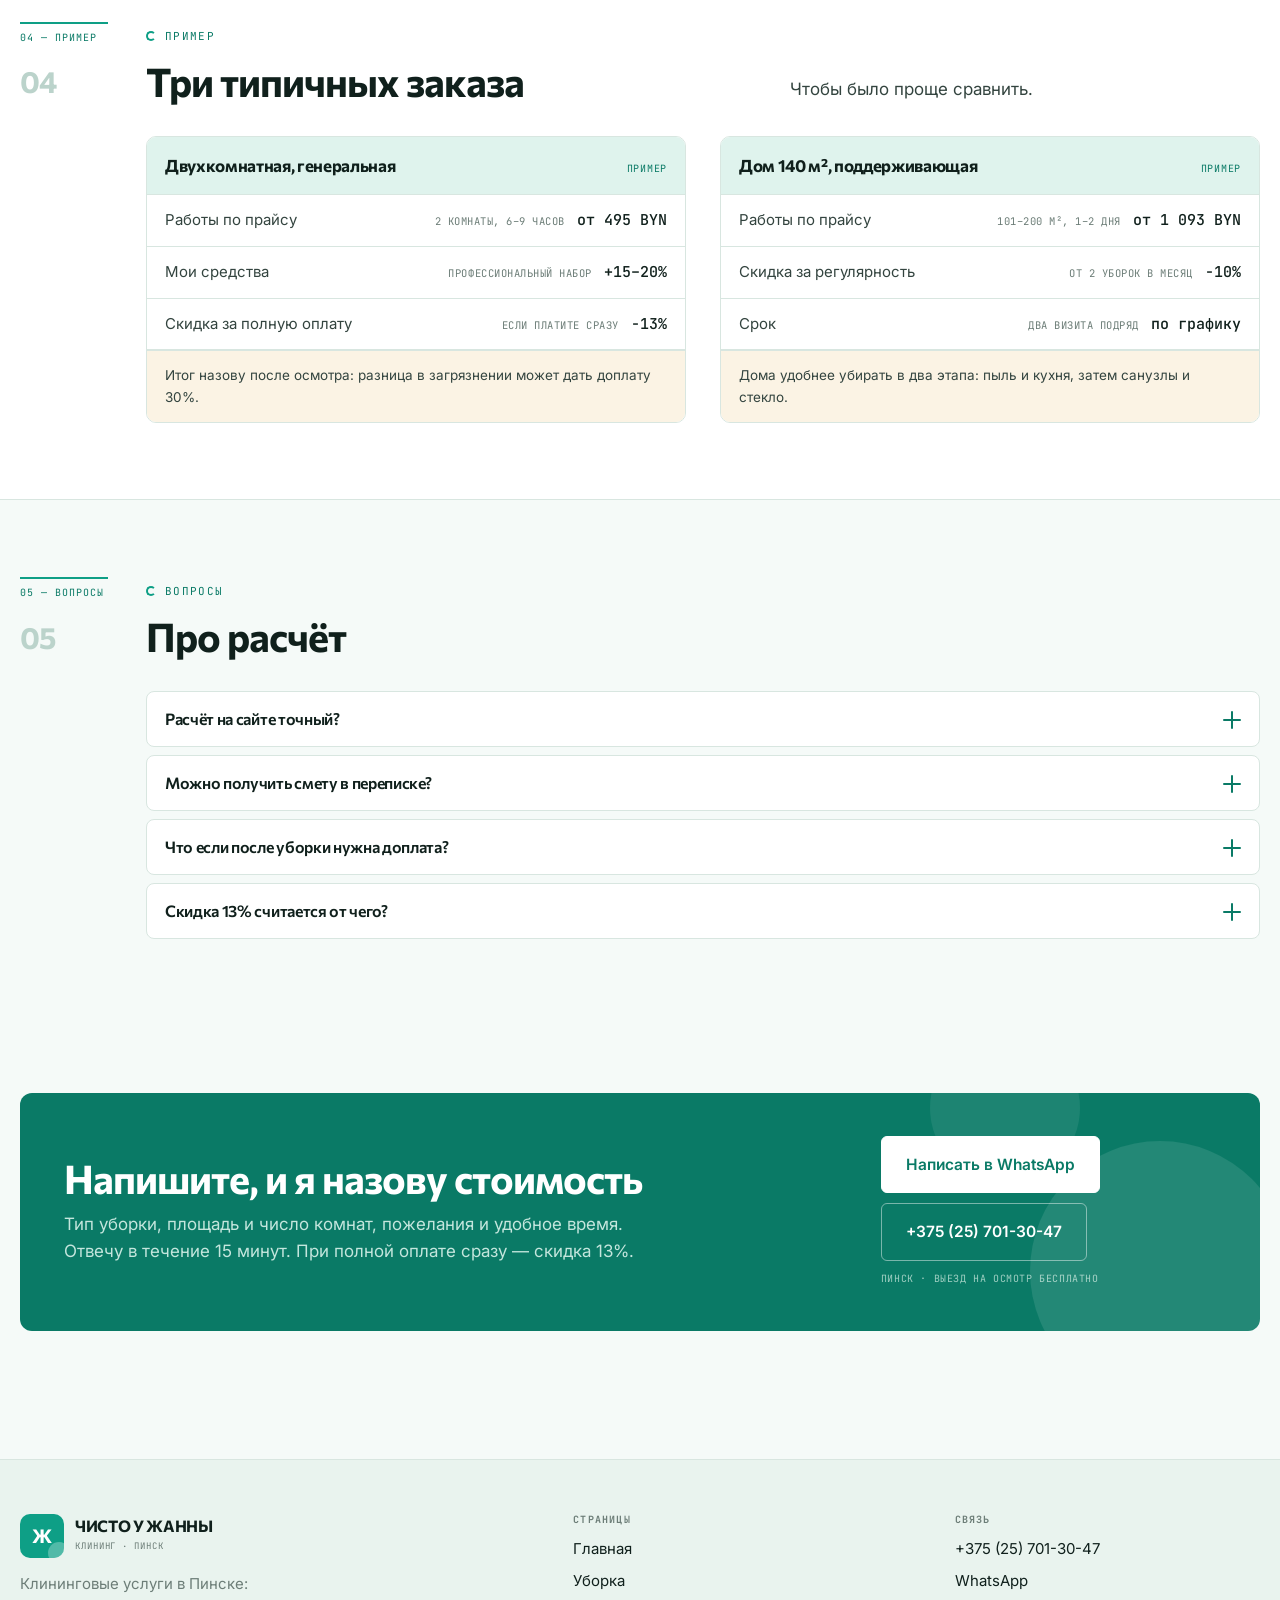
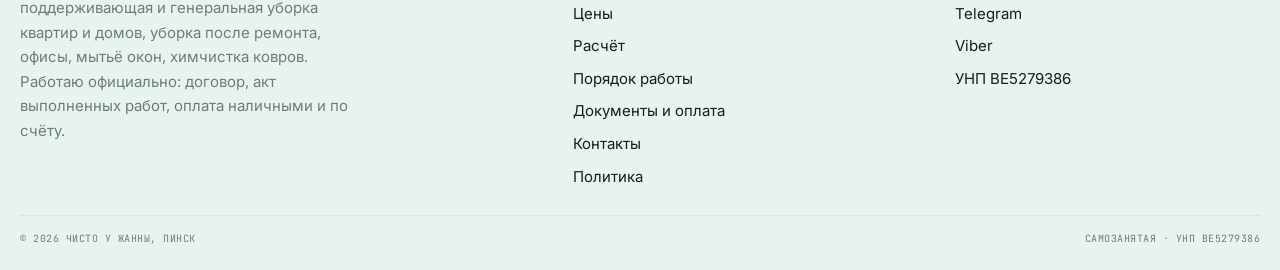
<file: raschet.html>
<!DOCTYPE html>
<html lang="ru">
<head>
<meta charset="utf-8">
<meta name="viewport" content="width=device-width,initial-scale=1">
<title>Калькулятор уборки в Пинске: рассчитать стоимость — ЧИСТО У ЖАННЫ</title>
<meta name="description" content="Рассчитайте стоимость уборки по прайсу: тип уборки, комнаты или площадь, свои или мои средства, скидки и доплаты. Пинск, бесплатный выезд на осмотр.">
<link rel="icon" href="assets/img/favicon.svg" type="image/svg+xml">
<meta property="og:title" content="Калькулятор уборки в Пинске: рассчитать стоимость — ЧИСТО У ЖАННЫ">
<meta property="og:description" content="Рассчитайте стоимость уборки по прайсу: тип уборки, комнаты или площадь, свои или мои средства, скидки и доплаты. Пинск, бесплатный выезд на осмотр.">
<meta property="og:type" content="website">
<style>
:root{--paper:#F5FAF8;--ink:#10201C;--mint:#0E9F86;--mint-d:#0A7A66;--line:#D8E6E0;--line2:#BFD5CD;--white:#FFFFFF;--wrap:1240px}
*,*::before,*::after{box-sizing:border-box}
body{margin:0;background:var(--paper);color:var(--ink);font-family:'Inter',system-ui,sans-serif;font-size:17px;line-height:1.64}
img{max-width:100%;height:auto;display:block}
h1,h2,h3{font-family:'Commissioner',system-ui,sans-serif;font-weight:700;margin:0;line-height:1.1;letter-spacing:-.025em}
a{color:inherit;text-decoration:none}
.wrap{width:min(var(--wrap),calc(100% - 40px));margin-inline:auto}
@media(max-width:600px){.wrap{width:calc(100% - 26px)}}
.topbar{background:var(--ink);color:#DCEBE6}
.topbar__in{display:flex;justify-content:space-between;gap:12px;flex-wrap:wrap;padding:8px 0}
.hdr{position:sticky;top:0;z-index:60;background:rgba(245,250,248,.96);border-bottom:1px solid var(--line)}
.hdr__in{display:flex;align-items:center;gap:12px;padding:11px 0}
.logo{display:flex;align-items:center;gap:11px;margin-right:auto}
.logo__mk{width:44px;height:44px;flex:none;border-radius:10px;background:var(--mint);display:grid;place-items:center}
.logo__mk span{font-family:'Commissioner',sans-serif;font-weight:700;font-size:19px;color:#fff;line-height:1}
.logo__t b{display:block;font-family:'Commissioner',sans-serif;font-weight:700;font-size:15px;line-height:1.2}
.logo__t span{display:block;font-size:9px;letter-spacing:.1em;text-transform:uppercase;color:#6C7D77}
.burger{display:none;width:46px;height:46px;align-items:center;justify-content:center;flex-direction:column;gap:5px;background:transparent;border:1px solid var(--line2);border-radius:6px}
.burger i{display:block;width:20px;height:1.8px;background:var(--ink)}
@media(max-width:1099px){.burger{display:flex}}
.strip{background:#E9F3EE;border-bottom:1px solid var(--line);display:none}
@media(min-width:1100px){.strip{display:block}}
.strip__in{display:flex;gap:22px;overflow-x:auto;padding:0}
.strip a{padding:13px 0;font-size:14.5px;border-bottom:2px solid transparent;white-space:nowrap}
.strip a[aria-current]{color:var(--mint-d);border-bottom-color:var(--mint)}
.hero{position:relative;min-height:clamp(500px,72vh,760px);display:flex;align-items:flex-end;overflow:hidden;border-bottom:1px solid var(--line)}
.hero__bg{position:absolute;inset:0;z-index:-2}
.hero__bg img{width:100%;height:100%;object-fit:cover}
.hero::before{content:"";position:absolute;inset:0;z-index:-1;background:linear-gradient(96deg,rgba(245,250,248,.98),rgba(245,250,248,.95) 38%,rgba(245,250,248,.46) 63%,rgba(245,250,248,.02) 94%)}
.hero__in{padding:clamp(26px,4vw,54px) 0 clamp(20px,3vw,34px);min-width:0}
.hero h1{font-size:clamp(30px,4.4vw,54px);max-width:20ch;margin-top:14px}
.btn{display:inline-flex;align-items:center;justify-content:center;gap:8px;padding:15px 23px;border-radius:6px;border:1px solid var(--mint);background:var(--mint);color:#fff;font-weight:600;font-size:15.5px}
.btn--ghost{background:transparent;color:var(--ink);border-color:var(--line2)}
.kick{display:inline-flex;align-items:center;gap:9px;font-size:11px;letter-spacing:.12em;text-transform:uppercase;color:var(--mint-d)}
.band{padding:clamp(38px,6vw,78px) 0;border-bottom:1px solid var(--line)}
.drawer{position:fixed;inset:0;z-index:120;background:rgba(16,32,28,.55);opacity:0;pointer-events:none;transition:opacity .2s}
.drawer[data-open="true"]{opacity:1;pointer-events:auto}
.drawer__inner{width:min(400px,100%);height:100%;margin-left:auto;background:#fff;padding:20px;overflow-y:auto;display:flex;flex-direction:column;gap:4px}
body.is-locked{overflow:hidden}
[hidden]{display:none !important}
.fbar{position:fixed;left:0;right:0;bottom:0;z-index:70;display:none;grid-template-columns:repeat(4,1fr);background:var(--ink)}
@media(max-width:1099px){.fbar{display:grid}body{padding-bottom:58px}}
.fbar a{display:flex;flex-direction:column;align-items:center;gap:3px;padding:9px 2px;color:#DCEBE6;font-size:9px;letter-spacing:.05em;text-transform:uppercase}
.fbar a:first-child{background:var(--mint);color:#fff}
</style>
<link rel="preconnect" href="https://fonts.googleapis.com">
<link rel="preconnect" href="https://fonts.gstatic.com" crossorigin>
<link rel="stylesheet" href="https://fonts.googleapis.com/css2?family=Commissioner:wght@500;600;700&family=Inter:wght@400;500;600&family=JetBrains+Mono:wght@400;500&display=swap">
<link rel="stylesheet" href="assets/css/site.v1.css">
</head>
<body>
<a class="skip" href="#main">К содержанию</a>
<div class="topbar"><div class="wrap topbar__in"><span><i class="dot"></i>Пинск · бесплатный выезд на осмотр</span><span>самозанятая · УНП BE5279386</span><a href="tel:+375257013047">+375 (25) 701-30-47</a></div></div><header class="hdr"><div class="wrap hdr__in"><a class="logo" href="index.html"><span class="logo__mk"><span>Ж</span></span><span class="logo__t"><b>ЧИСТО У ЖАННЫ</b><span>клининг · Пинск</span></span></a><div class="hdr__tel"><b><a href="tel:+375257013047">+375 (25) 701-30-47</a></b><span>звонок или WhatsApp</span></div><button class="burger" id="burger" aria-label="Меню" aria-expanded="false" aria-controls="drawer"><i></i><i></i></button></div><nav class="strip" aria-label="Страницы"><div class="wrap strip__in"><a href="index.html">Главная</a><a href="uslugi.html">Уборка</a><a href="ceny.html">Цены</a><a href="raschet.html" aria-current="page">Расчёт</a><a href="poryadok.html">Порядок работы</a><a href="dokumenty.html">Документы и оплата</a><a href="kontakty.html">Контакты</a><a href="politika.html">Политика</a></div></nav></header>
<main id="main">
<section class="hero"><div class="hero__bg"><img src="assets/img/window.jpg" alt="Мытьё окна скребком" fetchpriority="high"></div><div class="wrap hero__in"><span class="kick">Расчёт</span><h1>Смета <em>за минуту</em></h1><p class="lead">Выберите тип уборки и услуги — смета соберётся по прайсу, с учётом скидок и доплат. Точную сумму назову после бесплатного осмотра.</p><div class="hero__cta"><a class="btn" href="https://wa.me/375257013047">Написать в WhatsApp</a><a class="btn btn--ghost" href="tel:+375257013047">+375 (25) 701-30-47</a></div><div class="figs"><div><b>от 253</b><span>BYN квартира</span></div><div><b>45%</b><span>предоплата</span></div><div><b>−13%</b><span>полная оплата</span></div><div><b>0 р.</b><span>осмотр</span></div></div></div></section><section class="band "><div class="wrap"><div class="sect sect--side"><div class="sect__side"><span>01 — смета</span><b>01</b></div><div class="sect__main"><div class="sect__head"><div><span class="kick">Калькулятор</span><h2>Соберите уборку</h2></div><p>Смета обновляется сразу, как только вы меняете параметры. Ничего не нужно отправлять — можно просто смотреть.</p></div><div class="calc" data-calc="raschet"><div class="calc__form"><h3>Что нужно убрать</h3><div class="seg" data-group="type"><button type="button" data-type="pod" aria-pressed="true">Поддерживающая</button><button type="button" data-type="gen" aria-pressed="false">Генеральная</button><button type="button" data-type="dom" aria-pressed="false">Дом / коттедж</button><button type="button" data-type="rem" aria-pressed="false">После ремонта</button></div><div data-when="rooms"><span class="mono" style="display:block;margin-bottom:7px">Сколько комнат</span><div class="seg" data-group="rooms"><button type="button" data-rooms="1" aria-pressed="false">1 комната</button><button type="button" data-rooms="2" aria-pressed="true">2 комнаты</button><button type="button" data-rooms="3" aria-pressed="false">3 комнаты</button><button type="button" data-rooms="4" aria-pressed="false">4 комнаты</button></div></div><div class="field" data-when="area"><label for="raschetArea">Площадь, м²</label><input id="raschetArea" type="number" min="10" max="1000" step="5" value="140" data-area></div><div><span class="mono" style="display:block;margin-bottom:7px">Чьи инструменты и средства</span><div class="seg" data-group="tools"><button type="button" data-tools="own" aria-pressed="true">Ваши средства</button><button type="button" data-tools="my" aria-pressed="false">Мои профессиональные</button></div></div><div class="field"><label for="raschetDisc">Скидка</label><select id="raschetDisc" data-disc><option value="0">Без скидки</option><option value="5">5% — новый клиент, комплексная уборка</option><option value="10">10% — от 2 уборок в месяц</option><option value="13">13% — полная оплата сразу</option></select></div><div><span class="mono" style="display:block;margin-bottom:7px">Доплаты</span><label class="add" style="grid-template-columns:20px minmax(0,1fr)"><input type="checkbox" data-sur="urgent"><span>Срочно или в выходные и праздники <em style="font-style:normal;color:#6C7D77"> +20%</em></span></label><label class="add mt12" style="grid-template-columns:20px minmax(0,1fr)"><input type="checkbox" data-sur="dirty"><span>Сильное загрязнение, спецсредства <em style="font-style:normal;color:#6C7D77"> +30%</em></span></label></div><div><span class="mono" style="display:block;margin-bottom:7px">Разовые услуги</span><div class="adds"><label class="add"><input type="checkbox" data-add="win"><span>Мытьё окон изнутри, створка<em style="font-style:normal;color:#6C7D77"> · от 40 BYN</em></span><input class="add__num" type="number" min="1" max="30" value="1" data-qty="win" aria-label="Количество: Мытьё окон изнутри, створка" disabled></label><label class="add"><input type="checkbox" data-add="balc"><span>Окно на балконе, створка<em style="font-style:normal;color:#6C7D77"> · от 46 BYN</em></span><input class="add__num" type="number" min="1" max="30" value="1" data-qty="balc" aria-label="Количество: Окно на балконе, створка" disabled></label><label class="add"><input type="checkbox" data-add="both"><span>Окно с двух сторон, створка<em style="font-style:normal;color:#6C7D77"> · от 69 BYN</em></span><input class="add__num" type="number" min="1" max="30" value="1" data-qty="both" aria-label="Количество: Окно с двух сторон, створка" disabled></label><label class="add"><input type="checkbox" data-add="wc"><span>Отдельный санузел<em style="font-style:normal;color:#6C7D77"> · от 75 BYN</em></span><input class="add__num" type="number" min="1" max="30" value="1" data-qty="wc" aria-label="Количество: Отдельный санузел" disabled></label><label class="add"><input type="checkbox" data-add="wcc"><span>Совмещённый санузел<em style="font-style:normal;color:#6C7D77"> · от 121 BYN</em></span><input class="add__num" type="number" min="1" max="30" value="1" data-qty="wcc" aria-label="Количество: Совмещённый санузел" disabled></label><label class="add"><input type="checkbox" data-add="carpet"><span>Химчистка ковра до 2 м²<em style="font-style:normal;color:#6C7D77"> · от 86 BYN</em></span><input class="add__num" type="number" min="1" max="30" value="1" data-qty="carpet" aria-label="Количество: Химчистка ковра до 2 м²" disabled></label><label class="add"><input type="checkbox" data-add="lamp"><span>Мытьё люстры<em style="font-style:normal;color:#6C7D77"> · от 92 BYN</em></span><input class="add__num" type="number" min="1" max="30" value="1" data-qty="lamp" aria-label="Количество: Мытьё люстры" disabled></label></div></div></div><div class="calc__out" data-out><h3>Смета</h3></div></div></div></div></div></section><section class="band band--white"><div class="wrap"><div class="sect sect--side"><div class="sect__side"><span>02 — правила</span><b>02</b></div><div class="sect__main"><div class="sect__head"><div><span class="kick">Правила расчёта</span><h2>Как считается стоимость</h2></div><p>Пять факторов, которые меняют итог.</p></div><div class="facts"><div class="facts__row"><b>Тип уборки</b><span>Поддерживающая, генеральная, дом или после ремонта</span><em>прайс</em></div><div class="facts__row"><b>Площадь и комнаты</b><span>Для квартиры — по комнатам, для дома и после ремонта — по м²</span><em>объём</em></div><div class="facts__row"><b>Инструменты и средства</b><span>Ваши — базовая цена, мои профессиональные — +15–20%</span><em>выбор</em></div><div class="facts__row"><b>Скидка</b><span>13% при полной оплате, 10% при регулярности, 5% новым клиентам</span><em>до 13%</em></div><div class="facts__row"><b>Доплаты</b><span>+20% срочность и выходные, +30% сильное загрязнение</span><em>по осмотру</em></div></div></div></div></div></section><section class="band band--tile"><div class="wrap"><div class="sect sect--side"><div class="sect__side"><span>03 — подготовка</span><b>03</b></div><div class="sect__main"><div class="sect__head"><div><span class="kick">Подготовка</span><h2>Что сделать перед приходом</h2></div><p>Пять мелочей, которые ускоряют уборку и не влияют на цену.</p></div><div class="split2"><div><ul class="list"><li>Уберите личные вещи и документы в шкафы — я не трогаю их без просьбы</li><li>Скажите заранее про хрупкое, антикварное и технику, которую не двигать</li><li>Оставьте доступ к воде и розеткам на каждом этаже дома</li><li>Предупредите про животных: пугливых лучше закрыть в комнате</li><li>Если есть свои средства — поставьте их на видное место</li></ul></div><div><div class="note"><b>Осмотр бесплатный.</b> Приезжаю, смотрю объём, называю точную сумму и время. Если не подходит — вы ничего не платите.</div><div class="mt24"><a class="btn btn--ghost" href="poryadok.html">Как проходит уборка</a></div></div></div></div></div></div></section><section class="band band--white"><div class="wrap"><div class="sect sect--side"><div class="sect__side"><span>04 — пример</span><b>04</b></div><div class="sect__main"><div class="sect__head"><div><span class="kick">Пример</span><h2>Три типичных заказа</h2></div><p>Чтобы было проще сравнить.</p></div><div class="split2"><div class="price"><div class="price__cap"><b>Двухкомнатная, генеральная</b><span>пример</span></div><div class="price__row"><span>Работы по прайсу</span><em>2 комнаты, 6–9 часов</em><b>от 495 BYN</b></div><div class="price__row"><span>Мои средства</span><em>профессиональный набор</em><b>+15–20%</b></div><div class="price__row"><span>Скидка за полную оплату</span><em>если платите сразу</em><b>−13%</b></div><div class="price__note">Итог назову после осмотра: разница в загрязнении может дать доплату 30%.</div></div><div class="price"><div class="price__cap"><b>Дом 140 м², поддерживающая</b><span>пример</span></div><div class="price__row"><span>Работы по прайсу</span><em>101–200 м², 1–2 дня</em><b>от 1 093 BYN</b></div><div class="price__row"><span>Скидка за регулярность</span><em>от 2 уборок в месяц</em><b>−10%</b></div><div class="price__row"><span>Срок</span><em>два визита подряд</em><b>по графику</b></div><div class="price__note">Дома удобнее убирать в два этапа: пыль и кухня, затем санузлы и стекло.</div></div></div></div></div></div></section><section class="band "><div class="wrap"><div class="sect sect--side"><div class="sect__side"><span>05 — вопросы</span><b>05</b></div><div class="sect__main"><div class="sect__head"><div><span class="kick">Вопросы</span><h2>Про расчёт</h2></div><p></p></div><div class="faq"><div class="faq__i" data-open="false"><button class="faq__q" type="button">Расчёт на сайте точный?<i></i></button><div class="faq__a"><p>Это ориентир по прайсу. Точную сумму называю после бесплатного осмотра: состояние квартиры может изменить объём работ.</p></div></div><div class="faq__i" data-open="false"><button class="faq__q" type="button">Можно получить смету в переписке?<i></i></button><div class="faq__a"><p>Да, посчитайте здесь и нажмите кнопку: смета уйдёт мне в WhatsApp, я отвечу в течение 15 минут.</p></div></div><div class="faq__i" data-open="false"><button class="faq__q" type="button">Что если после уборки нужна доплата?<i></i></button><div class="faq__a"><p>Доплата возможна только с вашего согласия и до начала работ.</p></div></div><div class="faq__i" data-open="false"><button class="faq__q" type="button">Скидка 13% считается от чего?<i></i></button><div class="faq__a"><p>От стоимости работ. Средства и инструменты входят в стоимость работ, если вы выбрали мои.</p></div></div></div></div></div></div></section></main>
<section class="band" style="border-bottom:0"><div class="wrap"><div class="cta"><div><h2>Напишите, и я назову стоимость</h2><p>Тип уборки, площадь и число комнат, пожелания и удобное время. Отвечу в течение 15 минут. При полной оплате сразу — скидка 13%.</p></div><div class="cta__act"><a class="btn" href="https://wa.me/375257013047" target="_blank" rel="noopener">Написать в WhatsApp</a><a class="btn btn--ghost" href="tel:+375257013047">+375 (25) 701-30-47</a><small>Пинск · выезд на осмотр бесплатно</small></div></div></div></section>
<footer class="foot"><div class="wrap"><div class="foot__grid"><div><a class="logo" href="index.html"><span class="logo__mk"><span>Ж</span></span><span class="logo__t"><b>ЧИСТО У ЖАННЫ</b><span>клининг · Пинск</span></span></a><p style="margin-top:14px;color:#6C7D77;font-size:15px;max-width:38ch">Клининговые услуги в Пинске: поддерживающая и генеральная уборка квартир и домов, уборка после ремонта, офисы, мытьё окон, химчистка ковров. Работаю официально: договор, акт выполненных работ, оплата наличными и по счёту.</p></div><div><h4>Страницы</h4><ul><li><a href="index.html">Главная</a></li><li><a href="uslugi.html">Уборка</a></li><li><a href="ceny.html">Цены</a></li><li><a href="raschet.html">Расчёт</a></li><li><a href="poryadok.html">Порядок работы</a></li><li><a href="dokumenty.html">Документы и оплата</a></li><li><a href="kontakty.html">Контакты</a></li><li><a href="politika.html">Политика</a></li></ul></div><div><h4>Связь</h4><ul><li><a href="tel:+375257013047">+375 (25) 701-30-47</a></li><li><a href="https://wa.me/375257013047" target="_blank" rel="noopener">WhatsApp</a></li><li><a href="https://t.me/+375257013047" target="_blank" rel="noopener">Telegram</a></li><li><a href="viber://chat?number=%2B375257013047">Viber</a></li><li>УНП BE5279386</li></ul></div></div><div class="foot__bottom"><span>© 2026 ЧИСТО У ЖАННЫ, Пинск</span><span>самозанятая · УНП BE5279386</span></div></div></footer>
<div class="fbar" aria-label="Быстрая связь"><a href="tel:+375257013047"><svg viewBox="0 0 24 24"><path d="M6.6 3.5l3 3-2 2.4a12 12 0 005.5 5.5l2.4-2 3 3-2 2.6c-1.2 1.4-3 1.7-4.6 1A16.5 16.5 0 013.4 8.1c-.7-1.6-.4-3.4 1-4.6z"/></svg>Позвонить</a><a href="https://wa.me/375257013047" target="_blank" rel="noopener"><svg viewBox="0 0 24 24"><path d="M3 21l1.7-5A8.6 8.6 0 013.4 11a8.6 8.6 0 118.6 8.6 8.9 8.9 0 01-4.4-1.2z"/><path d="M8.6 8.2c.3-.6.5-.6.9-.6h.7c.2 0 .5 0 .7.5l.8 1.9c.1.3 0 .5-.1.7l-.5.6c-.2.2-.2.4-.1.6a6 6 0 002.8 2.4c.3.1.5.1.7-.1l.7-.8c.2-.2.4-.2.6-.1l1.8.9c.3.1.4.3.4.5v.6c0 .7-.5 1.4-1.2 1.6-.6.2-1.4.3-2.3 0a10 10 0 01-3.6-2.2 9.4 9.4 0 01-1.9-3c-.2-.8-.1-1.6.1-2.1z"/></svg>WhatsApp</a><a href="https://t.me/+375257013047" target="_blank" rel="noopener"><svg viewBox="0 0 24 24"><path d="M21 4L3 11l5 1.8L10 19l3-3.4 4.6 3z"/><path d="M8 12.8L18 6l-7 8.6"/></svg>Telegram</a><a href="viber://chat?number=%2B375257013047"><svg viewBox="0 0 24 24"><path d="M12 3c5 0 8 3.2 8 7.6 0 4.5-3.2 7.4-8 7.4-.7 0-1.4 0-2-.2L6 21l.8-3.4A7.3 7.3 0 014 10.6C4 6.2 7 3 12 3z"/><path d="M9 8.5c1.2 3 2.4 4.2 5 5"/></svg>Viber</a></div>
<div class="drawer" id="drawer" data-open="false" role="dialog" aria-modal="true" aria-label="Меню"><div class="drawer__inner"><div class="drawer__top"><span class="mono">Меню</span><button class="drawer__x" id="drawerClose" aria-label="Закрыть меню">×</button></div><a class="dl" href="index.html">Главная<span>01</span></a><a class="dl" href="uslugi.html">Уборка<span>02</span></a><a class="dl" href="ceny.html">Цены<span>03</span></a><a class="dl" href="raschet.html">Расчёт<span>04</span></a><a class="dl" href="poryadok.html">Порядок работы<span>05</span></a><a class="dl" href="dokumenty.html">Документы и оплата<span>06</span></a><a class="dl" href="kontakty.html">Контакты<span>07</span></a><a class="dl" href="politika.html">Политика<span>08</span></a><div class="drawer__foot"><a class="btn" href="https://wa.me/375257013047" target="_blank" rel="noopener">WhatsApp</a><a class="btn btn--ghost" href="tel:+375257013047">+375 (25) 701-30-47</a></div></div></div>
<script src="assets/js/main.v1.js" defer></script>
</body>
</html>
</file>
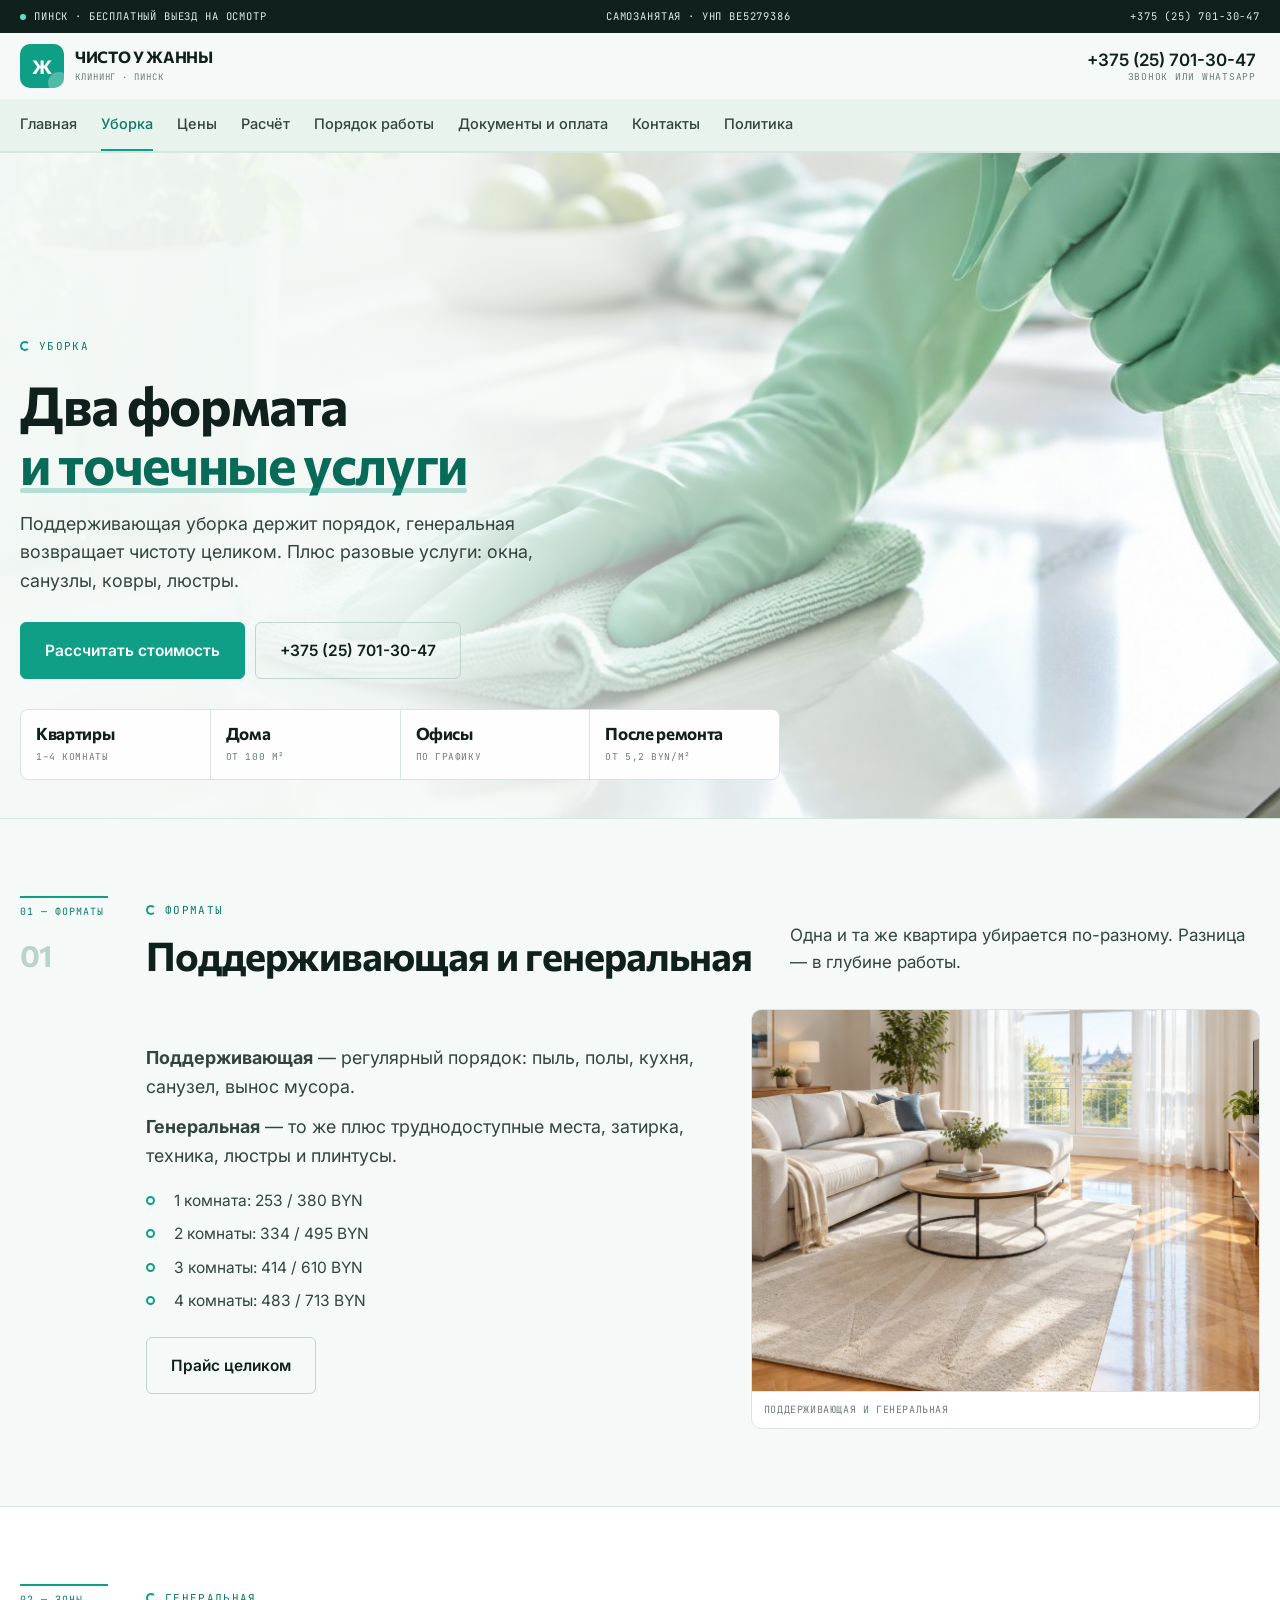
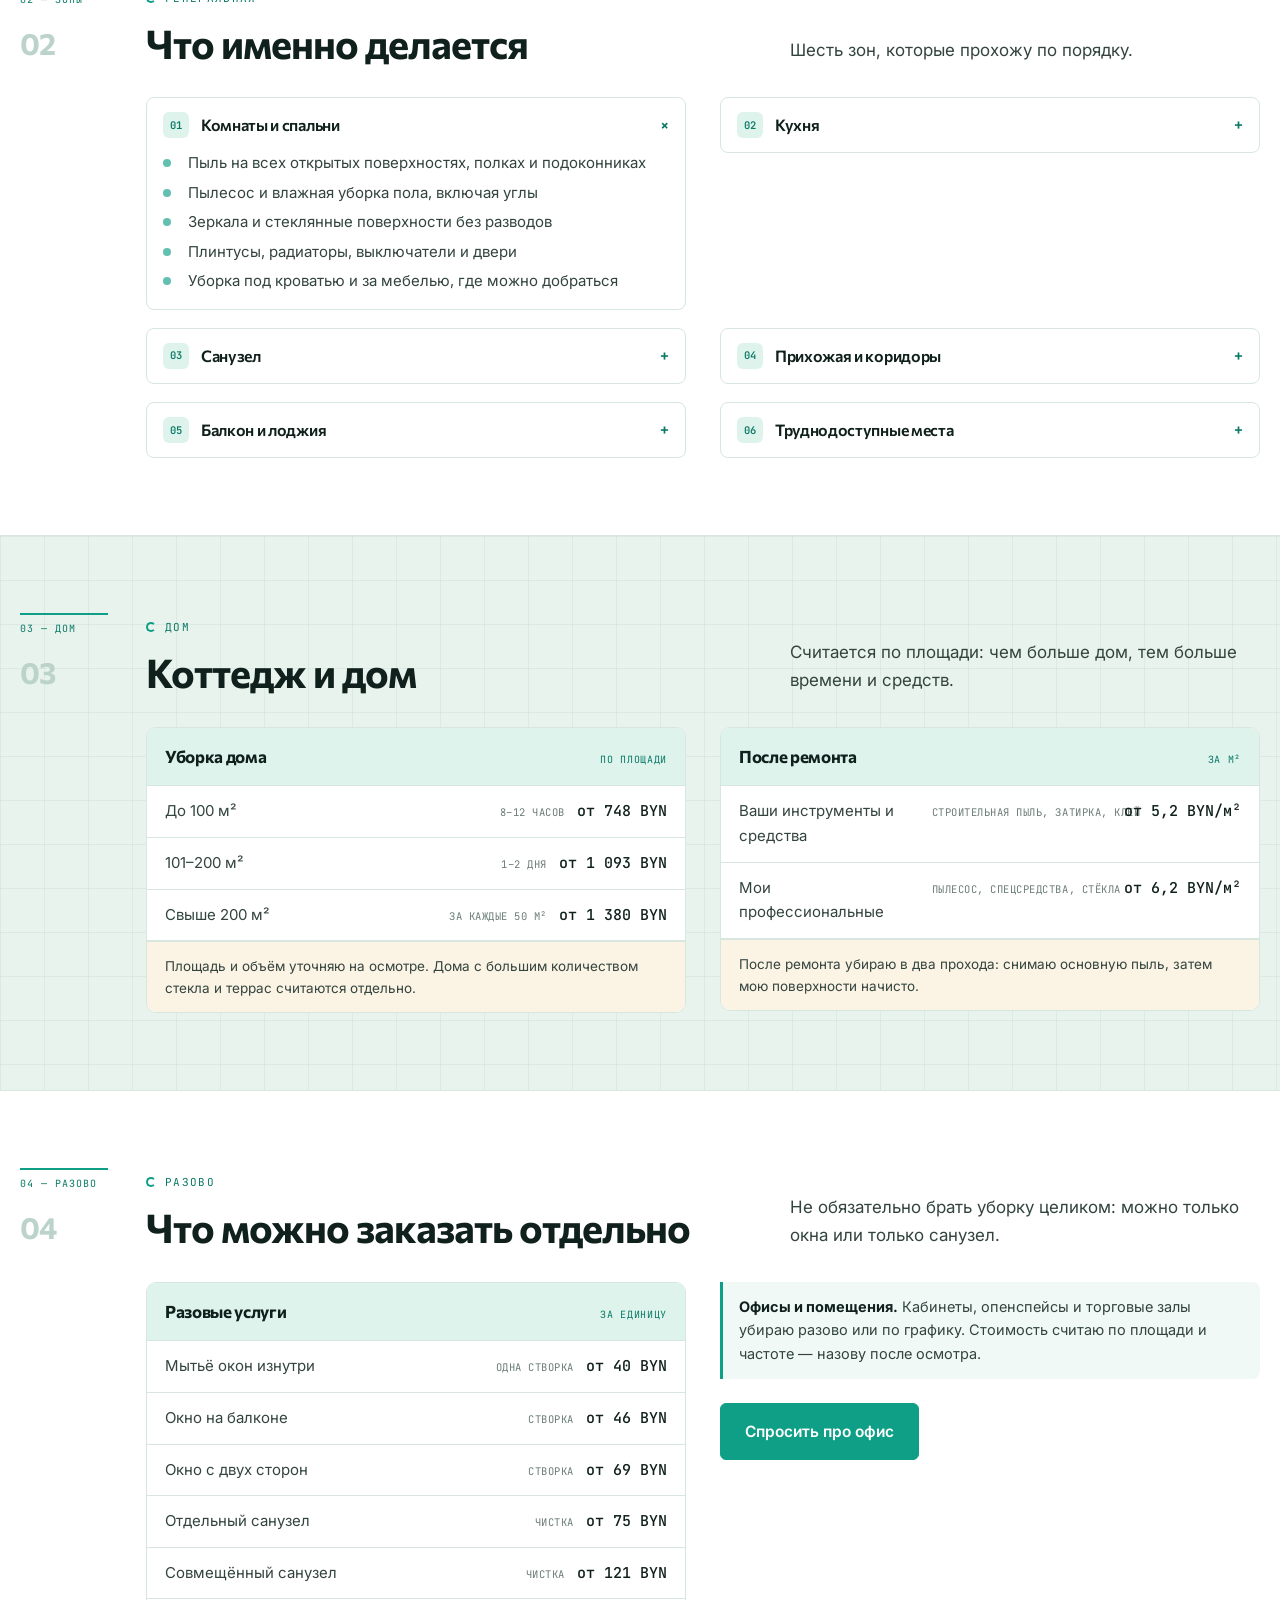
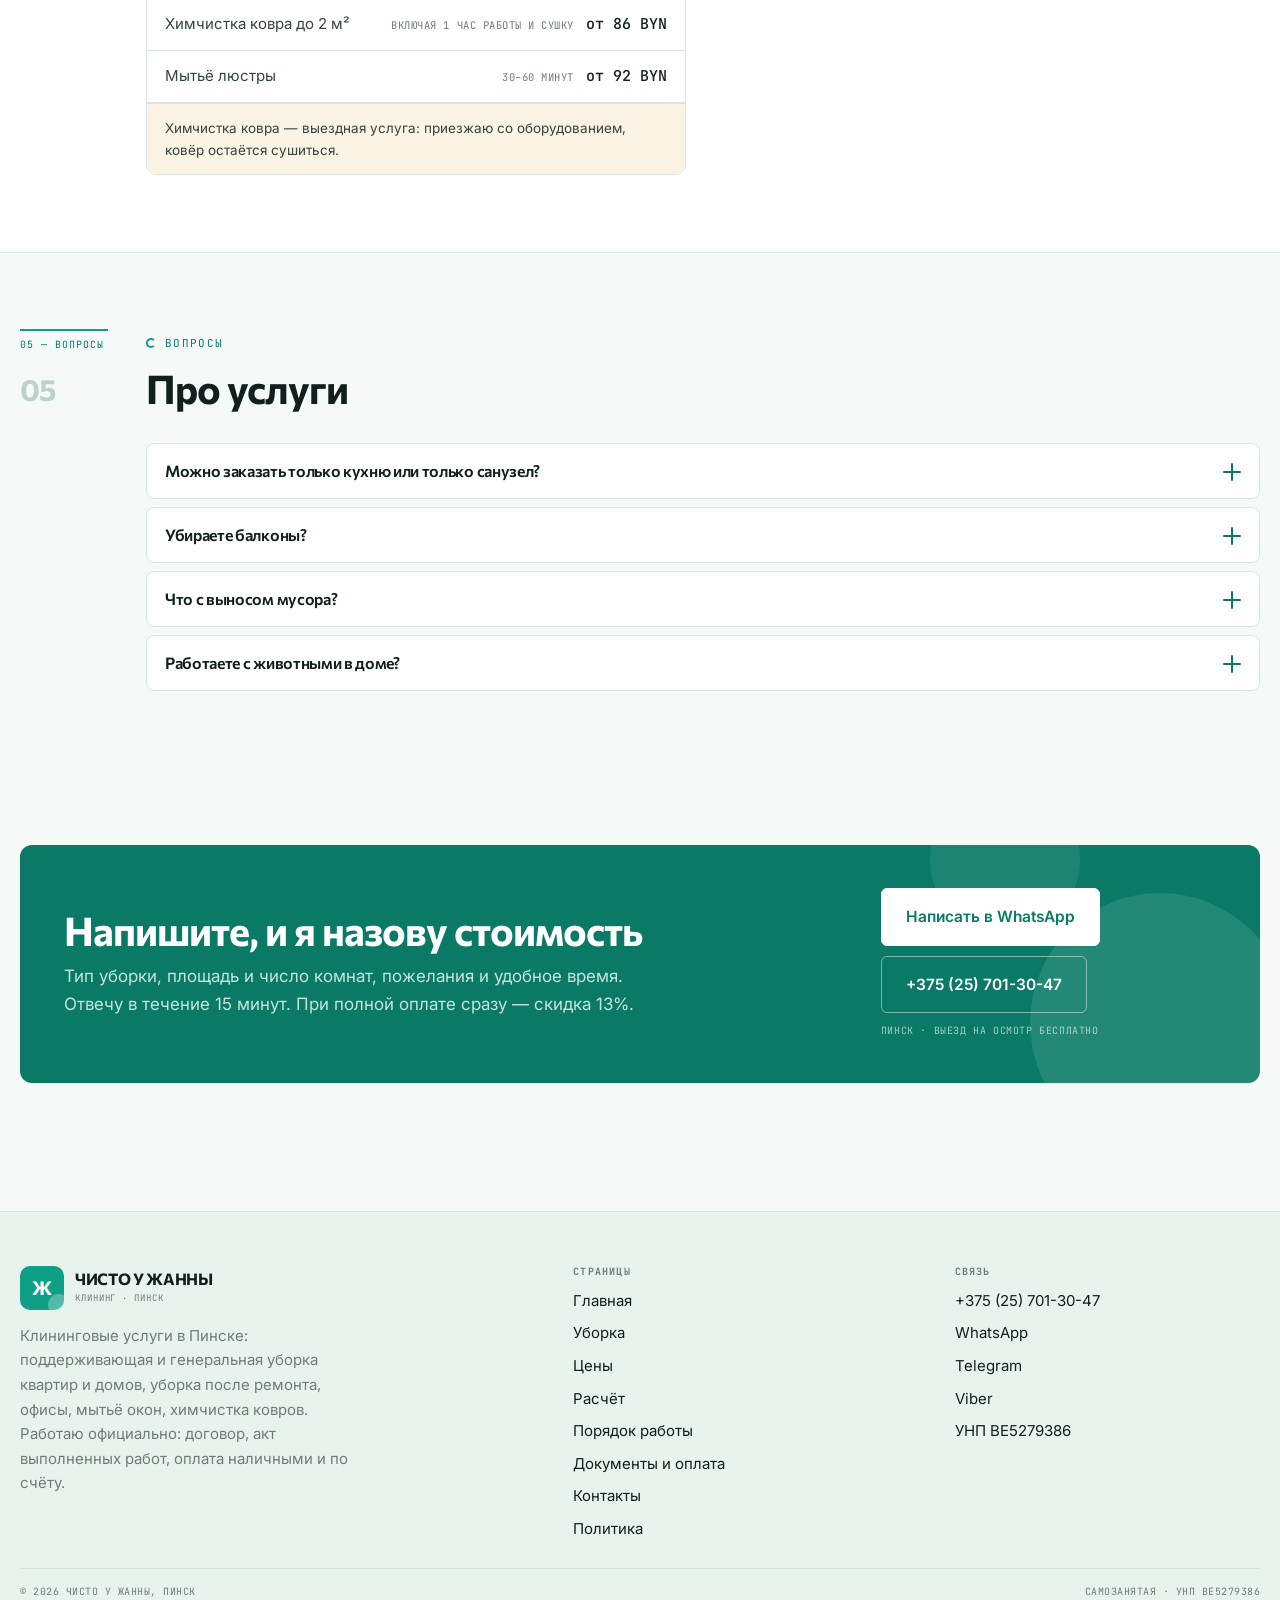
<file: uslugi.html>
<!DOCTYPE html>
<html lang="ru">
<head>
<meta charset="utf-8">
<meta name="viewport" content="width=device-width,initial-scale=1">
<title>Уборка квартир, домов, офисов: что входит — Пинск, ЧИСТО У ЖАННЫ</title>
<meta name="description" content="Поддерживающая и генеральная уборка, дома и коттеджи, уборка после ремонта, офисы, разовые услуги: окна, санузлы, ковры, люстры. Цены и состав работ.">
<link rel="icon" href="assets/img/favicon.svg" type="image/svg+xml">
<meta property="og:title" content="Уборка квартир, домов, офисов: что входит — Пинск, ЧИСТО У ЖАННЫ">
<meta property="og:description" content="Поддерживающая и генеральная уборка, дома и коттеджи, уборка после ремонта, офисы, разовые услуги: окна, санузлы, ковры, люстры. Цены и состав работ.">
<meta property="og:type" content="website">
<style>
:root{--paper:#F5FAF8;--ink:#10201C;--mint:#0E9F86;--mint-d:#0A7A66;--line:#D8E6E0;--line2:#BFD5CD;--white:#FFFFFF;--wrap:1240px}
*,*::before,*::after{box-sizing:border-box}
body{margin:0;background:var(--paper);color:var(--ink);font-family:'Inter',system-ui,sans-serif;font-size:17px;line-height:1.64}
img{max-width:100%;height:auto;display:block}
h1,h2,h3{font-family:'Commissioner',system-ui,sans-serif;font-weight:700;margin:0;line-height:1.1;letter-spacing:-.025em}
a{color:inherit;text-decoration:none}
.wrap{width:min(var(--wrap),calc(100% - 40px));margin-inline:auto}
@media(max-width:600px){.wrap{width:calc(100% - 26px)}}
.topbar{background:var(--ink);color:#DCEBE6}
.topbar__in{display:flex;justify-content:space-between;gap:12px;flex-wrap:wrap;padding:8px 0}
.hdr{position:sticky;top:0;z-index:60;background:rgba(245,250,248,.96);border-bottom:1px solid var(--line)}
.hdr__in{display:flex;align-items:center;gap:12px;padding:11px 0}
.logo{display:flex;align-items:center;gap:11px;margin-right:auto}
.logo__mk{width:44px;height:44px;flex:none;border-radius:10px;background:var(--mint);display:grid;place-items:center}
.logo__mk span{font-family:'Commissioner',sans-serif;font-weight:700;font-size:19px;color:#fff;line-height:1}
.logo__t b{display:block;font-family:'Commissioner',sans-serif;font-weight:700;font-size:15px;line-height:1.2}
.logo__t span{display:block;font-size:9px;letter-spacing:.1em;text-transform:uppercase;color:#6C7D77}
.burger{display:none;width:46px;height:46px;align-items:center;justify-content:center;flex-direction:column;gap:5px;background:transparent;border:1px solid var(--line2);border-radius:6px}
.burger i{display:block;width:20px;height:1.8px;background:var(--ink)}
@media(max-width:1099px){.burger{display:flex}}
.strip{background:#E9F3EE;border-bottom:1px solid var(--line);display:none}
@media(min-width:1100px){.strip{display:block}}
.strip__in{display:flex;gap:22px;overflow-x:auto;padding:0}
.strip a{padding:13px 0;font-size:14.5px;border-bottom:2px solid transparent;white-space:nowrap}
.strip a[aria-current]{color:var(--mint-d);border-bottom-color:var(--mint)}
.hero{position:relative;min-height:clamp(500px,72vh,760px);display:flex;align-items:flex-end;overflow:hidden;border-bottom:1px solid var(--line)}
.hero__bg{position:absolute;inset:0;z-index:-2}
.hero__bg img{width:100%;height:100%;object-fit:cover}
.hero::before{content:"";position:absolute;inset:0;z-index:-1;background:linear-gradient(96deg,rgba(245,250,248,.98),rgba(245,250,248,.95) 38%,rgba(245,250,248,.46) 63%,rgba(245,250,248,.02) 94%)}
.hero__in{padding:clamp(26px,4vw,54px) 0 clamp(20px,3vw,34px);min-width:0}
.hero h1{font-size:clamp(30px,4.4vw,54px);max-width:20ch;margin-top:14px}
.btn{display:inline-flex;align-items:center;justify-content:center;gap:8px;padding:15px 23px;border-radius:6px;border:1px solid var(--mint);background:var(--mint);color:#fff;font-weight:600;font-size:15.5px}
.btn--ghost{background:transparent;color:var(--ink);border-color:var(--line2)}
.kick{display:inline-flex;align-items:center;gap:9px;font-size:11px;letter-spacing:.12em;text-transform:uppercase;color:var(--mint-d)}
.band{padding:clamp(38px,6vw,78px) 0;border-bottom:1px solid var(--line)}
.drawer{position:fixed;inset:0;z-index:120;background:rgba(16,32,28,.55);opacity:0;pointer-events:none;transition:opacity .2s}
.drawer[data-open="true"]{opacity:1;pointer-events:auto}
.drawer__inner{width:min(400px,100%);height:100%;margin-left:auto;background:#fff;padding:20px;overflow-y:auto;display:flex;flex-direction:column;gap:4px}
body.is-locked{overflow:hidden}
[hidden]{display:none !important}
.fbar{position:fixed;left:0;right:0;bottom:0;z-index:70;display:none;grid-template-columns:repeat(4,1fr);background:var(--ink)}
@media(max-width:1099px){.fbar{display:grid}body{padding-bottom:58px}}
.fbar a{display:flex;flex-direction:column;align-items:center;gap:3px;padding:9px 2px;color:#DCEBE6;font-size:9px;letter-spacing:.05em;text-transform:uppercase}
.fbar a:first-child{background:var(--mint);color:#fff}
</style>
<link rel="preconnect" href="https://fonts.googleapis.com">
<link rel="preconnect" href="https://fonts.gstatic.com" crossorigin>
<link rel="stylesheet" href="https://fonts.googleapis.com/css2?family=Commissioner:wght@500;600;700&family=Inter:wght@400;500;600&family=JetBrains+Mono:wght@400;500&display=swap">
<link rel="stylesheet" href="assets/css/site.v1.css">
</head>
<body>
<a class="skip" href="#main">К содержанию</a>
<div class="topbar"><div class="wrap topbar__in"><span><i class="dot"></i>Пинск · бесплатный выезд на осмотр</span><span>самозанятая · УНП BE5279386</span><a href="tel:+375257013047">+375 (25) 701-30-47</a></div></div><header class="hdr"><div class="wrap hdr__in"><a class="logo" href="index.html"><span class="logo__mk"><span>Ж</span></span><span class="logo__t"><b>ЧИСТО У ЖАННЫ</b><span>клининг · Пинск</span></span></a><div class="hdr__tel"><b><a href="tel:+375257013047">+375 (25) 701-30-47</a></b><span>звонок или WhatsApp</span></div><button class="burger" id="burger" aria-label="Меню" aria-expanded="false" aria-controls="drawer"><i></i><i></i></button></div><nav class="strip" aria-label="Страницы"><div class="wrap strip__in"><a href="index.html">Главная</a><a href="uslugi.html" aria-current="page">Уборка</a><a href="ceny.html">Цены</a><a href="raschet.html">Расчёт</a><a href="poryadok.html">Порядок работы</a><a href="dokumenty.html">Документы и оплата</a><a href="kontakty.html">Контакты</a><a href="politika.html">Политика</a></div></nav></header>
<main id="main">
<section class="hero"><div class="hero__bg"><img src="assets/img/counter.jpg" alt="Уборка кухни: протирание столешницы" fetchpriority="high"></div><div class="wrap hero__in"><span class="kick">Уборка</span><h1>Два формата <em>и точечные услуги</em></h1><p class="lead">Поддерживающая уборка держит порядок, генеральная возвращает чистоту целиком. Плюс разовые услуги: окна, санузлы, ковры, люстры.</p><div class="hero__cta"><a class="btn" href="raschet.html">Рассчитать стоимость</a><a class="btn btn--ghost" href="tel:+375257013047">+375 (25) 701-30-47</a></div><div class="figs"><div><b>Квартиры</b><span>1–4 комнаты</span></div><div><b>Дома</b><span>от 100 м²</span></div><div><b>Офисы</b><span>по графику</span></div><div><b>После ремонта</b><span>от 5,2 BYN/м²</span></div></div></div></section><section class="band "><div class="wrap"><div class="sect sect--side"><div class="sect__side"><span>01 — форматы</span><b>01</b></div><div class="sect__main"><div class="sect__head"><div><span class="kick">Форматы</span><h2>Поддерживающая и генеральная</h2></div><p>Одна и та же квартира убирается по-разному. Разница — в глубине работы.</p></div><div class="split"><div class="split__body"><p class="lead"><b>Поддерживающая</b> — регулярный порядок: пыль, полы, кухня, санузел, вынос мусора.</p><p class="lead mt12"><b>Генеральная</b> — то же плюс труднодоступные места, затирка, техника, люстры и плинтусы.</p><ul class="list mt18"><li>1 комната: 253 / 380 BYN</li><li>2 комнаты: 334 / 495 BYN</li><li>3 комнаты: 414 / 610 BYN</li><li>4 комнаты: 483 / 713 BYN</li></ul><div class="mt24"><a class="btn btn--ghost" href="ceny.html">Прайс целиком</a></div></div><div class="split__media"><img src="assets/img/hero.jpg" alt="Гостиная после генеральной уборки" loading="lazy"><div class="split__cap">Поддерживающая и генеральная</div></div></div></div></div></div></section><section class="band band--white"><div class="wrap"><div class="sect sect--side"><div class="sect__side"><span>02 — зоны</span><b>02</b></div><div class="sect__main"><div class="sect__head"><div><span class="kick">Генеральная</span><h2>Что именно делается</h2></div><p>Шесть зон, которые прохожу по порядку.</p></div><div class="zones"><div class="zone" data-open="true"><button class="zone__q" type="button"><i>01</i>Комнаты и спальни<u>+</u></button><div class="zone__a"><ul><li>Пыль на всех открытых поверхностях, полках и подоконниках</li><li>Пылесос и влажная уборка пола, включая углы</li><li>Зеркала и стеклянные поверхности без разводов</li><li>Плинтусы, радиаторы, выключатели и двери</li><li>Уборка под кроватью и за мебелью, где можно добраться</li></ul></div></div><div class="zone" data-open="false"><button class="zone__q" type="button"><i>02</i>Кухня<u>+</u></button><div class="zone__a"><ul><li>Обезжиривание фасадов и столешницы</li><li>Плита, духовка и вытяжка снаружи и внутри по договорённости</li><li>Мойка и смеситель без налёта</li><li>Холодильник снаружи, микроволновка внутри</li><li>Мытьё плитки и пола, включая стыки</li></ul></div></div><div class="zone" data-open="false"><button class="zone__q" type="button"><i>03</i>Санузел<u>+</u></button><div class="zone__a"><ul><li>Удаление налёта и ржавчины с плитки и затирки</li><li>Унитаз, ванна или душевая, раковина</li><li>Хром и стекло без капель</li><li>Зеркала и полки, вентиляционная решётка</li><li>Дезинфекция поверхностей</li></ul></div></div><div class="zone" data-open="false"><button class="zone__q" type="button"><i>04</i>Прихожая и коридоры<u>+</u></button><div class="zone__a"><ul><li>Пыль с обувных полок и вешалок</li><li>Зеркала, двери и ручки</li><li>Плинтусы и пол, включая пороги</li><li>Коврики: выбить и пропылесосить</li></ul></div></div><div class="zone" data-open="false"><button class="zone__q" type="button"><i>05</i>Балкон и лоджия<u>+</u></button><div class="zone__a"><ul><li>Подоконники и рамы</li><li>Пол и ограждение</li><li>Мытьё остекления — по отдельному прайсу</li><li>Уборка после ремонта балкона — по договорённости</li></ul></div></div><div class="zone" data-open="false"><button class="zone__q" type="button"><i>06</i>Труднодоступные места<u>+</u></button><div class="zone__a"><ul><li>Люстры и светильники — по прайсу разовых услуг</li><li>Верх шкафов и антресоли</li><li>Вентиляционные решётки</li><li>Пространство за техникой, если её можно сдвинуть</li></ul></div></div></div></div></div></div></section><section class="band band--tile"><div class="wrap"><div class="sect sect--side"><div class="sect__side"><span>03 — дом</span><b>03</b></div><div class="sect__main"><div class="sect__head"><div><span class="kick">Дом</span><h2>Коттедж и дом</h2></div><p>Считается по площади: чем больше дом, тем больше времени и средств.</p></div><div class="split2"><div class="price"><div class="price__cap"><b>Уборка дома</b><span>по площади</span></div><div class="price__row"><span>До 100 м²</span><em>8–12 часов</em><b>от 748 BYN</b></div><div class="price__row"><span>101–200 м²</span><em>1–2 дня</em><b>от 1 093 BYN</b></div><div class="price__row"><span>Свыше 200 м²</span><em>за каждые 50 м²</em><b>от 1 380 BYN</b></div><div class="price__note">Площадь и объём уточняю на осмотре. Дома с большим количеством стекла и террас считаются отдельно.</div></div><div class="price"><div class="price__cap"><b>После ремонта</b><span>за м²</span></div><div class="price__row"><span>Ваши инструменты и средства</span><em>строительная пыль, затирка, клей</em><b>от 5,2 BYN/м²</b></div><div class="price__row"><span>Мои профессиональные</span><em>пылесос, спецсредства, стёкла</em><b>от 6,2 BYN/м²</b></div><div class="price__note">После ремонта убираю в два прохода: снимаю основную пыль, затем мою поверхности начисто.</div></div></div></div></div></div></section><section class="band band--white"><div class="wrap"><div class="sect sect--side"><div class="sect__side"><span>04 — разово</span><b>04</b></div><div class="sect__main"><div class="sect__head"><div><span class="kick">Разово</span><h2>Что можно заказать отдельно</h2></div><p>Не обязательно брать уборку целиком: можно только окна или только санузел.</p></div><div class="split2"><div class="price"><div class="price__cap"><b>Разовые услуги</b><span>за единицу</span></div><div class="price__row"><span>Мытьё окон изнутри</span><em>одна створка</em><b>от 40 BYN</b></div><div class="price__row"><span>Окно на балконе</span><em>створка</em><b>от 46 BYN</b></div><div class="price__row"><span>Окно с двух сторон</span><em>створка</em><b>от 69 BYN</b></div><div class="price__row"><span>Отдельный санузел</span><em>чистка</em><b>от 75 BYN</b></div><div class="price__row"><span>Совмещённый санузел</span><em>чистка</em><b>от 121 BYN</b></div><div class="price__row"><span>Химчистка ковра до 2 м²</span><em>включая 1 час работы и сушку</em><b>от 86 BYN</b></div><div class="price__row"><span>Мытьё люстры</span><em>30–60 минут</em><b>от 92 BYN</b></div><div class="price__note">Химчистка ковра — выездная услуга: приезжаю со оборудованием, ковёр остаётся сушиться.</div></div><div><div class="note"><b>Офисы и помещения.</b> Кабинеты, опенспейсы и торговые залы убираю разово или по графику. Стоимость считаю по площади и частоте — назову после осмотра.</div><div class="mt24"><a class="btn" href="https://wa.me/375257013047" target="_blank" rel="noopener">Спросить про офис</a></div></div></div></div></div></div></section><section class="band "><div class="wrap"><div class="sect sect--side"><div class="sect__side"><span>05 — вопросы</span><b>05</b></div><div class="sect__main"><div class="sect__head"><div><span class="kick">Вопросы</span><h2>Про услуги</h2></div><p></p></div><div class="faq"><div class="faq__i" data-open="false"><button class="faq__q" type="button">Можно заказать только кухню или только санузел?<i></i></button><div class="faq__a"><p>Да, разовые услуги именно для этого. Санузел отдельно — от 75 BYN, совмещённый — от 121 BYN.</p></div></div><div class="faq__i" data-open="false"><button class="faq__q" type="button">Убираете балконы?<i></i></button><div class="faq__a"><p>Да, обычно в составе генеральной. Остекление на балконе — по прайсу окон.</p></div></div><div class="faq__i" data-open="false"><button class="faq__q" type="button">Что с выносом мусора?<i></i></button><div class="faq__a"><p>Выношу бытовой мусор в составе уборки, если есть куда вынести.</p></div></div><div class="faq__i" data-open="false"><button class="faq__q" type="button">Работаете с животными в доме?<i></i></button><div class="faq__a"><p>Да, шерсть убираю пылесосом и липкими роликами. Предупредите, если животное пугливое.</p></div></div></div></div></div></div></section></main>
<section class="band" style="border-bottom:0"><div class="wrap"><div class="cta"><div><h2>Напишите, и я назову стоимость</h2><p>Тип уборки, площадь и число комнат, пожелания и удобное время. Отвечу в течение 15 минут. При полной оплате сразу — скидка 13%.</p></div><div class="cta__act"><a class="btn" href="https://wa.me/375257013047" target="_blank" rel="noopener">Написать в WhatsApp</a><a class="btn btn--ghost" href="tel:+375257013047">+375 (25) 701-30-47</a><small>Пинск · выезд на осмотр бесплатно</small></div></div></div></section>
<footer class="foot"><div class="wrap"><div class="foot__grid"><div><a class="logo" href="index.html"><span class="logo__mk"><span>Ж</span></span><span class="logo__t"><b>ЧИСТО У ЖАННЫ</b><span>клининг · Пинск</span></span></a><p style="margin-top:14px;color:#6C7D77;font-size:15px;max-width:38ch">Клининговые услуги в Пинске: поддерживающая и генеральная уборка квартир и домов, уборка после ремонта, офисы, мытьё окон, химчистка ковров. Работаю официально: договор, акт выполненных работ, оплата наличными и по счёту.</p></div><div><h4>Страницы</h4><ul><li><a href="index.html">Главная</a></li><li><a href="uslugi.html">Уборка</a></li><li><a href="ceny.html">Цены</a></li><li><a href="raschet.html">Расчёт</a></li><li><a href="poryadok.html">Порядок работы</a></li><li><a href="dokumenty.html">Документы и оплата</a></li><li><a href="kontakty.html">Контакты</a></li><li><a href="politika.html">Политика</a></li></ul></div><div><h4>Связь</h4><ul><li><a href="tel:+375257013047">+375 (25) 701-30-47</a></li><li><a href="https://wa.me/375257013047" target="_blank" rel="noopener">WhatsApp</a></li><li><a href="https://t.me/+375257013047" target="_blank" rel="noopener">Telegram</a></li><li><a href="viber://chat?number=%2B375257013047">Viber</a></li><li>УНП BE5279386</li></ul></div></div><div class="foot__bottom"><span>© 2026 ЧИСТО У ЖАННЫ, Пинск</span><span>самозанятая · УНП BE5279386</span></div></div></footer>
<div class="fbar" aria-label="Быстрая связь"><a href="tel:+375257013047"><svg viewBox="0 0 24 24"><path d="M6.6 3.5l3 3-2 2.4a12 12 0 005.5 5.5l2.4-2 3 3-2 2.6c-1.2 1.4-3 1.7-4.6 1A16.5 16.5 0 013.4 8.1c-.7-1.6-.4-3.4 1-4.6z"/></svg>Позвонить</a><a href="https://wa.me/375257013047" target="_blank" rel="noopener"><svg viewBox="0 0 24 24"><path d="M3 21l1.7-5A8.6 8.6 0 013.4 11a8.6 8.6 0 118.6 8.6 8.9 8.9 0 01-4.4-1.2z"/><path d="M8.6 8.2c.3-.6.5-.6.9-.6h.7c.2 0 .5 0 .7.5l.8 1.9c.1.3 0 .5-.1.7l-.5.6c-.2.2-.2.4-.1.6a6 6 0 002.8 2.4c.3.1.5.1.7-.1l.7-.8c.2-.2.4-.2.6-.1l1.8.9c.3.1.4.3.4.5v.6c0 .7-.5 1.4-1.2 1.6-.6.2-1.4.3-2.3 0a10 10 0 01-3.6-2.2 9.4 9.4 0 01-1.9-3c-.2-.8-.1-1.6.1-2.1z"/></svg>WhatsApp</a><a href="https://t.me/+375257013047" target="_blank" rel="noopener"><svg viewBox="0 0 24 24"><path d="M21 4L3 11l5 1.8L10 19l3-3.4 4.6 3z"/><path d="M8 12.8L18 6l-7 8.6"/></svg>Telegram</a><a href="viber://chat?number=%2B375257013047"><svg viewBox="0 0 24 24"><path d="M12 3c5 0 8 3.2 8 7.6 0 4.5-3.2 7.4-8 7.4-.7 0-1.4 0-2-.2L6 21l.8-3.4A7.3 7.3 0 014 10.6C4 6.2 7 3 12 3z"/><path d="M9 8.5c1.2 3 2.4 4.2 5 5"/></svg>Viber</a></div>
<div class="drawer" id="drawer" data-open="false" role="dialog" aria-modal="true" aria-label="Меню"><div class="drawer__inner"><div class="drawer__top"><span class="mono">Меню</span><button class="drawer__x" id="drawerClose" aria-label="Закрыть меню">×</button></div><a class="dl" href="index.html">Главная<span>01</span></a><a class="dl" href="uslugi.html">Уборка<span>02</span></a><a class="dl" href="ceny.html">Цены<span>03</span></a><a class="dl" href="raschet.html">Расчёт<span>04</span></a><a class="dl" href="poryadok.html">Порядок работы<span>05</span></a><a class="dl" href="dokumenty.html">Документы и оплата<span>06</span></a><a class="dl" href="kontakty.html">Контакты<span>07</span></a><a class="dl" href="politika.html">Политика<span>08</span></a><div class="drawer__foot"><a class="btn" href="https://wa.me/375257013047" target="_blank" rel="noopener">WhatsApp</a><a class="btn btn--ghost" href="tel:+375257013047">+375 (25) 701-30-47</a></div></div></div>
<script src="assets/js/main.v1.js" defer></script>
</body>
</html>
</file>
<file: assets/css/site.v1.css>
:root{
--paper:#F5FAF8;--paper2:#E9F3EE;--white:#FFFFFF;--ink:#10201C;--ink2:#33443F;--muted:#6C7D77;
--line:#D8E6E0;--line2:#BFD5CD;--mint:#0E9F86;--mint-d:#0A7A66;--mint-l:#DFF3ED;--mint-ll:#F0F9F6;
--sky:#6FAFBF;--sand:#FBF3E4;
--wrap:1240px;
--f-d:'Commissioner','Segoe UI',system-ui,sans-serif;--f-b:'Inter','Segoe UI',system-ui,sans-serif;--f-m:'JetBrains Mono',Consolas,monospace;
}
*,*::before,*::after{box-sizing:border-box}
html{-webkit-text-size-adjust:100%;scroll-behavior:smooth}
body{margin:0;background:var(--paper);color:var(--ink);font-family:var(--f-b);font-size:17px;line-height:1.64}
img{max-width:100%;height:auto;display:block}
a{color:inherit;text-decoration:none}
button{font:inherit}
h1,h2,h3,h4{font-family:var(--f-d);font-weight:700;margin:0;line-height:1.1;letter-spacing:-.025em}
h1{font-size:clamp(30px,4.5vw,56px)}
h2{font-size:clamp(25px,3.1vw,40px)}
h3{font-size:clamp(18px,1.7vw,22px);line-height:1.26}
p{margin:0}
.wrap{width:min(var(--wrap),calc(100% - 40px));margin-inline:auto}
@media(max-width:600px){.wrap{width:calc(100% - 26px)}}
.lead{font-size:clamp(16.5px,1.4vw,19px);line-height:1.6;color:var(--ink2);max-width:58ch}
.mono{font-family:var(--f-m);font-size:11px;letter-spacing:.07em;text-transform:uppercase;color:var(--muted)}
.skip{position:absolute;left:12px;top:-64px;background:var(--ink);color:#fff;padding:10px 16px;border-radius:4px;z-index:200;transition:top .2s}
.skip:focus{top:12px}
:focus-visible{outline:2px solid var(--mint);outline-offset:3px}

.kick{display:inline-flex;align-items:center;gap:9px;font-family:var(--f-m);font-size:11px;letter-spacing:.12em;text-transform:uppercase;color:var(--mint-d)}
.kick::before{content:"";width:10px;height:10px;border-radius:50%;border:2px solid var(--mint);border-right-color:transparent}

.btn{display:inline-flex;align-items:center;justify-content:center;gap:9px;padding:15px 24px;border-radius:6px;
 border:1px solid var(--mint);background:var(--mint);color:#fff;font-weight:600;font-size:15.5px;cursor:pointer;
 transition:background .18s,transform .18s,box-shadow .18s}
.btn:hover{background:var(--mint-d);border-color:var(--mint-d);transform:translateY(-1px);box-shadow:0 14px 26px -18px rgba(10,122,102,.75)}
.btn--ghost{background:transparent;color:var(--ink);border-color:var(--line2)}
.btn--ghost:hover{background:var(--white);border-color:var(--ink);box-shadow:none}
.btn svg{width:17px;height:17px;fill:none;stroke:currentColor;stroke-width:1.9}

.topbar{background:var(--ink);color:#DCEBE6;font-family:var(--f-m);font-size:10.5px;letter-spacing:.08em;text-transform:uppercase}
.topbar__in{display:flex;align-items:center;justify-content:space-between;gap:12px;padding:8px 0;flex-wrap:wrap}
.topbar span{display:inline-flex;align-items:center;gap:8px}
.topbar .dot{width:6px;height:6px;border-radius:50%;background:#5FE0C4}
.topbar a:hover{color:#5FE0C4}
.hdr{position:sticky;top:0;z-index:60;background:rgba(245,250,248,.96);backdrop-filter:blur(10px);border-bottom:1px solid var(--line)}
.hdr__in{display:flex;align-items:center;gap:14px;padding:11px 0}
.logo{display:flex;align-items:center;gap:11px;margin-right:auto}
.logo__mk{width:44px;height:44px;flex:none;border-radius:10px;background:var(--mint);display:grid;place-items:center;position:relative;overflow:hidden}
.logo__mk::before{content:"";position:absolute;right:-6px;bottom:-6px;width:22px;height:22px;border-radius:50%;background:rgba(255,255,255,.28)}
.logo__mk span{position:relative;font-family:var(--f-d);font-weight:700;font-size:19px;color:#fff;line-height:1}
.logo__t b{display:block;font-family:var(--f-d);font-weight:700;font-size:16px;line-height:1.15;letter-spacing:-.02em}
.logo__t span{display:block;font-family:var(--f-m);font-size:9px;letter-spacing:.1em;text-transform:uppercase;color:var(--muted);margin-top:3px}
.hdr__tel{display:flex;flex-direction:column;align-items:flex-end;line-height:1.25;margin-right:4px}
.hdr__tel b{font-size:17px;font-weight:600}
.hdr__tel span{font-family:var(--f-m);font-size:9.5px;letter-spacing:.08em;text-transform:uppercase;color:var(--muted)}
@media(max-width:900px){.hdr__tel{display:none}}
.burger{display:none;width:46px;height:46px;align-items:center;justify-content:center;flex-direction:column;gap:5px;
 background:transparent;border:1px solid var(--line2);border-radius:6px;cursor:pointer}
.burger i{display:block;width:20px;height:1.8px;background:var(--ink);transition:transform .2s}
.burger[aria-expanded="true"] i:first-child{transform:translateY(3.4px) rotate(45deg)}
.burger[aria-expanded="true"] i:last-child{transform:translateY(-3.4px) rotate(-45deg)}
@media(max-width:1099px){.burger{display:flex}}

.strip{background:var(--paper2);border-bottom:1px solid var(--line)}
.strip__in{display:flex;gap:24px;overflow-x:auto;scrollbar-width:none;padding:0}
.strip__in::-webkit-scrollbar{display:none}
.strip a{flex:none;padding:13px 0;font-size:14.5px;font-weight:500;color:var(--ink2);border-bottom:2px solid transparent;white-space:nowrap}
.strip a:hover{color:var(--ink)}
.strip a[aria-current]{color:var(--mint-d);border-bottom-color:var(--mint)}
@media(max-width:1099px){.strip{display:none}}

.drawer{position:fixed;inset:0;z-index:120;background:rgba(16,32,28,.55);display:grid;place-items:start end;opacity:0;pointer-events:none;transition:opacity .22s}
.drawer[data-open="true"]{opacity:1;pointer-events:auto}
.drawer__inner{width:min(400px,100%);height:100%;background:var(--white);border-left:1px solid var(--line);padding:20px;
 overflow-y:auto;display:flex;flex-direction:column;gap:4px;transform:translateX(16px);transition:transform .24s}
.drawer[data-open="true"] .drawer__inner{transform:none}
.drawer__top{display:flex;align-items:center;justify-content:space-between;padding-bottom:14px;border-bottom:1px solid var(--line);margin-bottom:8px}
.drawer__x{width:44px;height:44px;border:1px solid var(--line2);background:transparent;border-radius:6px;cursor:pointer;font-size:20px;line-height:1}
.drawer a.dl{display:flex;align-items:center;justify-content:space-between;gap:12px;padding:13px 2px;border-bottom:1px solid var(--line);
 font-family:var(--f-d);font-size:16.5px;font-weight:600;letter-spacing:-.02em}
.drawer a.dl span{font-family:var(--f-m);font-size:10px;color:var(--muted);font-weight:400}
.drawer a.dl:hover{color:var(--mint-d)}
.drawer__foot{margin-top:auto;padding-top:16px;display:grid;gap:10px}
body.is-locked{overflow:hidden}
[hidden]{display:none !important}


/* герой */
.hero{position:relative;isolation:isolate;min-height:clamp(520px,74vh,780px);display:flex;align-items:flex-end;overflow:hidden;border-bottom:1px solid var(--line)}
.hero__bg{position:absolute;inset:0;z-index:-2}
.hero__bg img{width:100%;height:100%;object-fit:cover;object-position:54% 52%}
.hero::before{content:"";position:absolute;inset:0;z-index:-1;
 background:linear-gradient(96deg,rgba(245,250,248,.98) 0%,rgba(245,250,248,.93) 34%,rgba(245,250,248,.46) 63%,rgba(245,250,248,.02) 94%)}
.hero__in{padding:clamp(28px,4.4vw,58px) 0 clamp(22px,3vw,38px);min-width:0}
.hero h1{max-width:20ch;margin-top:15px}
.hero h1 em{font-style:normal;color:#076B58;position:relative;white-space:nowrap}
.hero h1 em::after{content:"";position:absolute;left:0;right:0;bottom:.06em;height:.09em;background:var(--mint);opacity:.28;border-radius:2px}
.hero .lead{margin-top:16px;max-width:50ch}
.hero__cta{display:flex;flex-wrap:wrap;gap:10px;margin-top:26px}
.hero__note{display:flex;flex-wrap:wrap;gap:8px 18px;margin-top:16px;font-family:var(--f-m);font-size:10.5px;letter-spacing:.06em;text-transform:uppercase;color:var(--ink2)}
.hero__note span{display:inline-flex;align-items:center;gap:7px}
.hero__note span::before{content:"";width:6px;height:6px;border-radius:50%;background:var(--mint);opacity:.75}
.figs{display:grid;grid-template-columns:repeat(2,minmax(0,1fr));gap:1px;margin-top:30px;background:var(--line);border:1px solid var(--line);max-width:760px;border-radius:8px;overflow:hidden}
@media(min-width:760px){.figs{grid-template-columns:repeat(4,minmax(0,1fr))}}
.figs div{background:rgba(255,255,255,.97);padding:14px 15px}
.figs b{display:block;font-family:var(--f-d);font-size:17px;font-weight:700;line-height:1.2;letter-spacing:-.02em}
.figs span{display:block;font-family:var(--f-m);font-size:9.5px;letter-spacing:.06em;text-transform:uppercase;color:var(--muted);margin-top:5px}

/* секции и плитка */
.band{padding:clamp(42px,6vw,84px) 0;border-bottom:1px solid var(--line);position:relative}
.band:last-of-type{border-bottom:0}
.band--white{background:var(--white)}
.band--tile{background-color:var(--paper2);
 background-image:linear-gradient(to right,rgba(191,213,205,.32) 1px,transparent 1px),linear-gradient(to bottom,rgba(191,213,205,.32) 1px,transparent 1px);
 background-size:44px 44px}
.sect{display:grid;gap:22px}
@media(min-width:980px){.sect--side{grid-template-columns:92px minmax(0,1fr);gap:34px}}
.sect__main{min-width:0}
.sect__side{display:none}
@media(min-width:980px){
 .sect__side{display:block}
 .sect__side>span{display:block;font-family:var(--f-m);font-size:10px;letter-spacing:.1em;text-transform:uppercase;color:var(--mint-d);padding-top:6px;border-top:2px solid var(--mint);max-width:88px}
 .sect__side b{display:block;font-family:var(--f-d);font-size:30px;font-weight:700;color:#BBD3CB;margin-top:10px;letter-spacing:-.04em}
}
.sect__head{display:grid;gap:14px;margin-bottom:clamp(20px,3vw,32px)}
@media(min-width:900px){.sect__head{grid-template-columns:minmax(0,1.3fr) minmax(0,1fr);align-items:end;gap:34px}}
.sect__head h2{margin-top:10px}
.sect__head p{color:var(--ink2);max-width:50ch}

/* плиточные карточки */
.cards{display:grid;gap:1px;background:var(--line);border:1px solid var(--line);border-radius:8px;overflow:hidden}
@media(min-width:700px){.cards{grid-template-columns:repeat(auto-fit,minmax(250px,1fr))}}
.card{background:var(--white);padding:22px;display:flex;flex-direction:column;gap:9px;min-width:0;transition:background .18s}
.card:hover{background:var(--mint-ll)}
.card__n{font-family:var(--f-m);font-size:10.5px;letter-spacing:.08em;color:var(--mint-d);text-transform:uppercase}
.card h3{font-size:clamp(18px,1.6vw,21px)}
.card p{color:var(--ink2);font-size:15.5px;line-height:1.56}
.card__tags{display:flex;flex-wrap:wrap;gap:6px;margin-top:auto;padding-top:10px}
.tag{font-family:var(--f-m);font-size:9.5px;letter-spacing:.03em;padding:4px 8px;border:1px solid var(--line);background:var(--mint-ll);
 color:var(--ink2);border-radius:4px;white-space:nowrap;text-transform:uppercase}
.card__price{font-family:var(--f-m);font-size:15px;color:var(--ink);font-weight:500}
.card__price small{display:block;font-size:10px;letter-spacing:.06em;text-transform:uppercase;color:var(--muted);margin-top:3px;font-weight:400}

/* калькулятор-смета */
.calc{display:grid;gap:16px}
@media(min-width:980px){.calc{grid-template-columns:minmax(0,1.15fr) minmax(0,.85fr);gap:26px;align-items:start}}
.calc__form{background:var(--white);border:1px solid var(--line);border-radius:10px;padding:clamp(16px,2.4vw,24px);display:grid;gap:16px;align-content:start;min-width:0}
.calc__form h3{font-size:19px}
.seg{display:flex;flex-wrap:wrap;gap:6px}
.seg button{flex:1 1 128px;padding:11px 10px;border:1px solid var(--line2);background:var(--white);border-radius:6px;font-size:14px;
 cursor:pointer;color:var(--ink2);transition:all .16s;text-align:center}
.seg button:hover{border-color:var(--mint)}
.seg button[aria-pressed="true"]{background:var(--mint-l);border-color:var(--mint);color:var(--ink);font-weight:600}
.adds{display:grid;gap:6px}
.add{display:grid;grid-template-columns:20px minmax(0,1fr) 84px;gap:9px;align-items:center;background:var(--paper);
 border:1px solid var(--line);border-radius:6px;padding:9px 11px;font-size:14.5px;cursor:pointer}
.add input[type=checkbox]{width:18px;height:18px;accent-color:var(--mint);margin:0}
.add__num{width:100%;padding:6px 8px;border:1px solid var(--line2);border-radius:4px;font-family:var(--f-m);font-size:13px;text-align:center;min-width:0}
.add__num:disabled{opacity:.35}
.field{display:grid;gap:6px;min-width:0}
.field>label{font-family:var(--f-m);font-size:10px;letter-spacing:.1em;text-transform:uppercase;color:var(--muted)}
.field select,.field input,.field textarea{width:100%;min-width:0;padding:12px 13px;border:1px solid var(--line2);border-radius:6px;
 background:#fff;color:var(--ink);font-family:var(--f-b);font-size:15.5px;appearance:none}
.field select{background-image:url("data:image/svg+xml;charset=utf-8,%3Csvg xmlns='http://www.w3.org/2000/svg' width='12' height='8'%3E%3Cpath d='M1 1l5 5 5-5' stroke='%236C7D77' stroke-width='1.6' fill='none'/%3E%3C/svg%3E");
 background-repeat:no-repeat;background-position:right 13px center;padding-right:34px}
.field textarea{min-height:80px;resize:vertical}
.calc__out{background:var(--ink);color:#E8F4F0;border-radius:10px;padding:clamp(18px,2.4vw,24px);display:grid;gap:12px;align-content:start;position:relative;overflow:hidden}
.calc__out::after{content:"";position:absolute;right:-40px;top:-40px;width:150px;height:150px;border-radius:50%;background:rgba(14,159,134,.28);filter:blur(2px)}
.calc__out h3{color:#fff;font-size:18px;position:relative}
.est{display:grid;gap:2px;position:relative}
.est b{font-family:var(--f-d);font-size:clamp(26px,3.1vw,36px);line-height:1.1;color:#fff;letter-spacing:-.03em}
.est span{font-family:var(--f-m);font-size:10px;letter-spacing:.08em;text-transform:uppercase;color:#8DBDB2}
.lines{display:grid;gap:0;border-top:1px solid rgba(255,255,255,.14);position:relative}
.lines div{display:flex;justify-content:space-between;gap:12px;padding:7px 0;border-bottom:1px solid rgba(255,255,255,.09);
 font-size:14px;color:#BFDBD4}
.lines div b{color:#fff;font-family:var(--f-m);font-size:13px;font-weight:500;white-space:nowrap}
.lines div.minus b{color:#7FE3C9}
.calc__meta{display:grid;gap:5px;font-size:13.5px;color:#BFDBD4;position:relative}
.calc__meta b{color:#fff;font-weight:500}
.calc__out .btn{position:relative}
.calc__out small{position:relative;font-size:11.5px;color:#93B6AE;line-height:1.5}

/* прайс-таблицы */
.price{border:1px solid var(--line);border-radius:10px;background:var(--white);overflow:hidden}
.price__cap{display:flex;justify-content:space-between;align-items:baseline;gap:12px;padding:15px 18px;background:var(--mint-l);border-bottom:1px solid var(--line)}
.price__cap b{font-family:var(--f-d);font-size:17px;font-weight:700;letter-spacing:-.02em}
.price__cap span{font-family:var(--f-m);font-size:10px;letter-spacing:.07em;text-transform:uppercase;color:var(--mint-d)}
.price__row{display:grid;grid-template-columns:minmax(0,1fr) auto;gap:6px 12px;padding:13px 18px;border-bottom:1px solid var(--line);align-items:baseline}
.price__row:last-child{border-bottom:0}
.price__row b{font-family:var(--f-m);font-size:15px;font-weight:500;white-space:nowrap;color:var(--ink)}
.price__row span{font-size:15px;color:var(--ink2)}
.price__row em{grid-column:1/-1;font-family:var(--f-m);font-style:normal;font-size:10.5px;letter-spacing:.05em;text-transform:uppercase;color:var(--muted)}
@media(min-width:620px){.price__row{grid-template-columns:minmax(0,1fr) minmax(0,1fr) auto}.price__row em{grid-column:auto;text-align:right;white-space:nowrap}}
.price__note{padding:13px 18px;background:var(--sand);font-size:13.5px;color:var(--ink2);border-top:1px solid var(--line)}

/* зоны */
.zones{display:grid;gap:10px}
@media(min-width:860px){.zones{grid-template-columns:repeat(2,minmax(0,1fr));gap:18px 34px;align-items:start}}
.zone{border:1px solid var(--line);border-radius:8px;background:var(--white);overflow:hidden}
.zone__q{width:100%;display:flex;align-items:center;gap:12px;padding:14px 16px;background:transparent;border:0;text-align:left;cursor:pointer;
 font-family:var(--f-d);font-size:16px;font-weight:600;color:var(--ink);letter-spacing:-.02em}
.zone__q i{flex:none;width:26px;height:26px;border-radius:6px;background:var(--mint-l);color:var(--mint-d);display:grid;place-items:center;
 font-family:var(--f-m);font-style:normal;font-size:10.5px}
.zone__q u{margin-left:auto;text-decoration:none;font-family:var(--f-m);font-size:15px;color:var(--mint-d);transition:transform .2s}
.zone[data-open="true"] .zone__q u{transform:rotate(45deg)}
.zone__a{display:none;padding:0 16px 16px}
.zone[data-open="true"] .zone__a{display:block}
.zone__a ul{display:grid;gap:7px;margin:0;padding:0;list-style:none}
.zone__a li{display:grid;grid-template-columns:16px minmax(0,1fr);gap:9px;font-size:15px;color:var(--ink2);line-height:1.5}
.zone__a li::before{content:"";width:8px;height:8px;margin-top:7px;border-radius:50%;background:var(--mint);opacity:.65}

/* этапы */
.steps{border-top:2px solid var(--ink);margin-top:6px}
.step{display:grid;grid-template-columns:42px minmax(0,1fr);gap:14px;padding:16px 0;border-bottom:1px solid var(--line);align-items:start}
.step__n{width:30px;height:30px;border-radius:8px;background:var(--mint-l);color:var(--mint-d);display:grid;place-items:center;
 font-family:var(--f-m);font-size:11px;margin-top:1px;flex:none}
.step b{display:block;font-family:var(--f-d);font-weight:700;font-size:17px;letter-spacing:-.02em}
.step p{color:var(--ink2);font-size:15px;margin-top:4px}
.step em{display:block;font-family:var(--f-m);font-style:normal;font-size:10.5px;letter-spacing:.06em;text-transform:uppercase;color:var(--muted);margin-top:7px}

/* факты */
.facts{border-top:2px solid var(--ink);margin-top:6px}
.facts__row{display:grid;grid-template-columns:minmax(0,1fr) auto;gap:8px 16px;padding:15px 0;border-bottom:1px solid var(--line);align-items:baseline}
@media(min-width:720px){.facts__row{grid-template-columns:minmax(0,1.25fr) minmax(0,1fr) auto}}
.facts__row b{font-family:var(--f-d);font-weight:700;font-size:16.5px;letter-spacing:-.02em}
.facts__row span{color:var(--ink2);font-size:15px}
.facts__row em{font-family:var(--f-m);font-style:normal;font-size:11.5px;color:var(--mint-d);white-space:nowrap}

/* сплиты */
.split{display:grid;gap:24px}
@media(min-width:900px){.split{grid-template-columns:minmax(0,1.05fr) minmax(0,.95fr);gap:42px;align-items:center}}
.split--rev .split__media{order:-1}
.split__media{position:relative;border:1px solid var(--line);border-radius:10px;background:var(--white);overflow:hidden}
.split__media img{width:100%;height:100%;object-fit:cover;aspect-ratio:4/3}
.split__body{min-width:0}
.split__cap{font-family:var(--f-m);font-size:10px;letter-spacing:.06em;text-transform:uppercase;color:var(--muted);padding:10px 12px;border-top:1px solid var(--line)}
.list{display:grid;gap:10px;margin:0;padding:0;list-style:none}
.list li{display:grid;grid-template-columns:18px minmax(0,1fr);gap:10px;font-size:15.5px;line-height:1.52;color:var(--ink2)}
.list li::before{content:"";width:9px;height:9px;margin-top:7px;border-radius:50%;border:2px solid var(--mint)}
.gal{display:grid;gap:10px;grid-template-columns:repeat(2,minmax(0,1fr))}
@media(min-width:820px){.gal{grid-template-columns:repeat(3,minmax(0,1fr))}}
.gal figure{margin:0;border:1px solid var(--line);border-radius:8px;background:var(--white);overflow:hidden}
.gal img{width:100%;height:100%;object-fit:cover;aspect-ratio:4/3;transition:transform .5s}
.gal figure:hover img{transform:scale(1.04)}
.gal figcaption{font-family:var(--f-m);font-size:9.5px;letter-spacing:.05em;text-transform:uppercase;color:var(--muted);padding:8px 10px;border-top:1px solid var(--line)}


.note{border-left:3px solid var(--mint);background:var(--mint-ll);padding:13px 16px;border-radius:0 8px 8px 0;font-size:14.5px;color:var(--ink2)}
.note b{color:var(--ink)}
.warn{border-left:3px solid #D9A441;background:var(--sand);padding:13px 16px;border-radius:0 8px 8px 0;font-size:14.5px;color:var(--ink2)}
.warn b{color:var(--ink)}

/* аккордеон */
.faq{display:grid;gap:8px}
.faq__i{background:var(--white);border:1px solid var(--line);border-radius:8px;overflow:hidden}
.faq__q{width:100%;display:flex;align-items:flex-start;justify-content:space-between;gap:16px;padding:16px 18px;background:transparent;
 border:0;text-align:left;font-family:var(--f-d);font-size:16px;font-weight:600;line-height:1.38;cursor:pointer;color:var(--ink);letter-spacing:-.02em}
.faq__q i{flex:none;width:18px;height:18px;position:relative;margin-top:3px}
.faq__q i::before,.faq__q i::after{content:"";position:absolute;background:var(--mint-d);transition:transform .2s;border-radius:2px}
.faq__q i::before{inset:8px 0 auto;height:2px}
.faq__q i::after{inset:0 8px;width:2px}
.faq__i[data-open="true"] .faq__q i::after{transform:scaleY(0)}
.faq__a{padding:0 18px 16px;color:var(--ink2);font-size:15.5px;line-height:1.6;display:none}
.faq__i[data-open="true"] .faq__a{display:block}

/* CTA */
.cta{background:var(--mint-d);color:#EAF7F3;border-radius:12px;padding:clamp(22px,3.4vw,44px);display:grid;gap:20px;position:relative;overflow:hidden}
.cta::after{content:"";position:absolute;right:-30px;bottom:-70px;width:260px;height:260px;border-radius:50%;background:rgba(255,255,255,.1)}
.cta::before{content:"";position:absolute;right:180px;top:-60px;width:150px;height:150px;border-radius:50%;background:rgba(255,255,255,.08)}
@media(min-width:900px){.cta{grid-template-columns:1.4fr .6fr;align-items:center;gap:34px}}
.cta h2{color:#fff;position:relative}
.cta p{color:#C4E6DD;margin-top:10px;max-width:52ch;position:relative}
.cta__act{display:flex;flex-direction:column;gap:10px;align-items:flex-start;position:relative}
.cta .btn{background:#fff;color:var(--mint-d);border-color:#fff}
.cta .btn:hover{background:#EAF7F3}
.cta .btn--ghost{background:transparent;color:#fff;border-color:rgba(255,255,255,.45)}
.cta .btn--ghost:hover{background:rgba(255,255,255,.1);border-color:#fff}
.cta small{font-family:var(--f-m);font-size:10px;letter-spacing:.06em;color:#9FCFC2;text-transform:uppercase}

/* форма */
.form{display:grid;gap:13px;border:1px solid var(--line);border-radius:10px;background:var(--white);padding:clamp(16px,2.8vw,26px)}
@media(min-width:700px){.form__row{display:grid;grid-template-columns:1fr 1fr;gap:13px}}
.form .btn{width:100%}
.form small{color:var(--muted);font-size:12.5px;line-height:1.5}

/* футер */
.foot{background:var(--paper2);border-top:1px solid var(--line);padding:clamp(32px,4.2vw,54px) 0 22px;margin-top:clamp(30px,4vw,52px)}
.foot__grid{display:grid;gap:24px}
@media(min-width:800px){.foot__grid{grid-template-columns:1.35fr .9fr .8fr;gap:38px}}
.foot h4{font-family:var(--f-m);font-size:10px;letter-spacing:.12em;text-transform:uppercase;color:var(--muted);margin-bottom:12px}
.foot ul{list-style:none;margin:0;padding:0;display:grid;gap:8px;font-size:15px}
.foot a:hover{color:var(--mint-d)}
.foot__bottom{display:flex;flex-wrap:wrap;justify-content:space-between;gap:10px;margin-top:26px;padding-top:15px;border-top:1px solid var(--line);
 font-family:var(--f-m);font-size:10px;letter-spacing:.05em;text-transform:uppercase;color:var(--muted)}

/* мобильная полоса */
.fbar{position:fixed;left:0;right:0;bottom:0;z-index:70;display:none;grid-template-columns:repeat(4,1fr);background:var(--ink);padding-bottom:env(safe-area-inset-bottom)}
.fbar a{display:flex;flex-direction:column;align-items:center;gap:3px;padding:9px 2px;color:#DCEBE6;
 font-family:var(--f-m);font-size:9px;letter-spacing:.05em;text-transform:uppercase;border-right:1px solid rgba(255,255,255,.1)}
.fbar a:last-child{border-right:0}
.fbar svg{width:19px;height:19px;fill:none;stroke:currentColor;stroke-width:1.8}
.fbar a:first-child{background:var(--mint);color:#fff}
@media(max-width:1099px){.fbar{display:grid}body{padding-bottom:58px}}

/* утилиты */
.mt24{margin-top:24px}.mt18{margin-top:18px}.mt12{margin-top:12px}
.center{text-align:center}.center .kick{justify-content:center}.center .lead{margin-inline:auto}
.pill{display:inline-flex;align-items:center;gap:8px;padding:7px 12px;border:1px solid var(--line2);border-radius:100px;
 font-family:var(--f-m);font-size:10px;letter-spacing:.04em;text-transform:uppercase;color:var(--ink2);background:var(--white)}
.split2{display:grid;gap:22px}
@media(min-width:860px){.split2{grid-template-columns:minmax(0,1fr) minmax(0,1fr);gap:34px;align-items:start}}
.docs{display:grid;gap:1px;background:var(--line);border:1px solid var(--line);border-radius:10px;overflow:hidden}
@media(min-width:700px){.docs{grid-template-columns:repeat(2,minmax(0,1fr))}}
.docs div{background:var(--white);padding:18px}
.docs b{display:block;font-family:var(--f-d);font-weight:700;font-size:16px;letter-spacing:-.02em;margin-bottom:4px}
.docs span{font-size:14.5px;color:var(--ink2);display:block}
.docs em{display:block;font-family:var(--f-m);font-style:normal;font-size:10.5px;letter-spacing:.06em;text-transform:uppercase;color:var(--mint-d);margin-top:7px}
.big{font-family:var(--f-m);font-size:13px;letter-spacing:.04em;color:var(--mint-d)}
</file>
